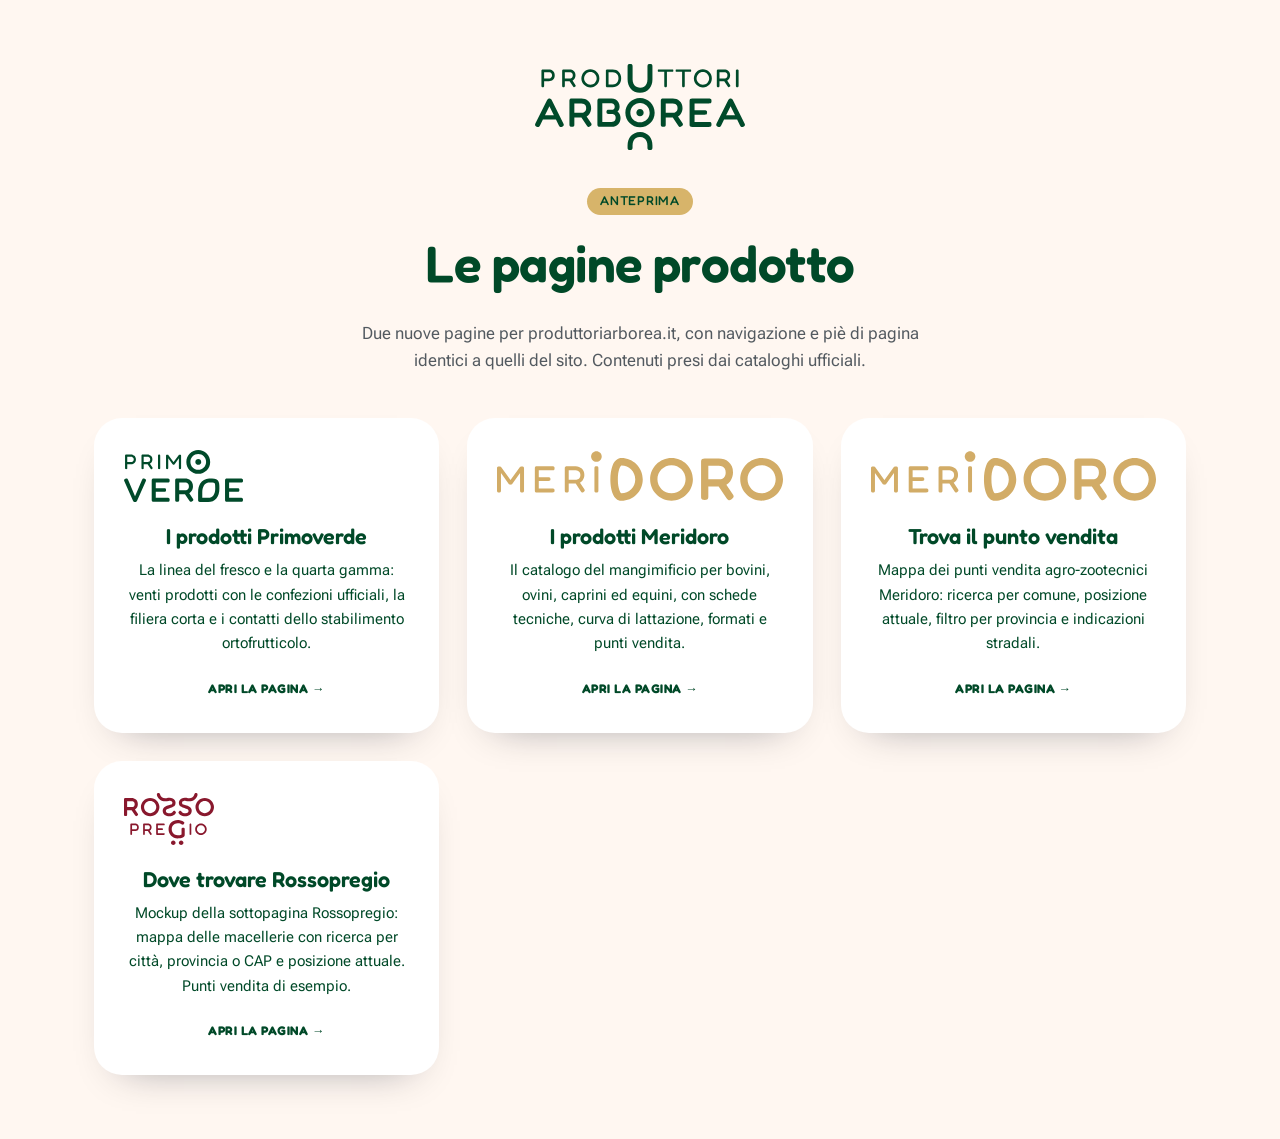
<file: index.html>
<!DOCTYPE html>
<html lang="it">
<head>
<meta charset="utf-8">
<meta name="viewport" content="width=device-width, initial-scale=1">
<title>Pagine prodotto &mdash; Produttori Arborea</title>
<meta name="description" content="Anteprima delle pagine prodotto Primoverde e Meridoro per il sito produttoriarborea.it.">
<meta name="robots" content="noindex">
<meta name="theme-color" content="#FFF7F1">
<link rel="icon" href="assets/loghi/produttori-arborea-glifo.svg">
<link rel="preconnect" href="https://fonts.googleapis.com">
<link rel="preconnect" href="https://fonts.gstatic.com" crossorigin>
<link href="https://fonts.googleapis.com/css2?family=Fredoka:wght@400;500;600;700&family=Roboto+Flex:wght@300;400;500;600;700&display=swap" rel="stylesheet">
<link rel="stylesheet" href="assets/pa.css">
<style>
  .indice{ min-height:100dvh; display:grid; place-items:center; padding:64px 24px; }
  .indice__griglia{ display:grid; gap:28px; grid-template-columns:repeat(auto-fit,minmax(300px,1fr)); margin-top:44px; }
  .anteprima{
    background:#fff; border-radius:var(--pa-radius); padding:32px 30px;
    box-shadow:var(--pa-ombra); text-decoration:none; display:block;
    transition:transform .2s, box-shadow .2s;
  }
  .anteprima:hover{ transform:translateY(-4px); box-shadow:var(--pa-ombra-alta); }
  .anteprima img{ height:52px; width:auto; margin-bottom:22px; }
  .anteprima h2{ font-size:1.35rem; margin-bottom:8px; }
  .anteprima p{ font-size:.95rem; margin:0 0 18px; }
  .anteprima span{
    font-family:"Fredoka",sans-serif; font-weight:700; text-transform:uppercase;
    font-size:.78rem; letter-spacing:.04em; color:var(--pa-campagna);
  }
</style>
</head>
<body>
<main class="indice">
  <div class="container centrato">
    <img src="assets/loghi/produttori-arborea.svg" alt="Produttori Arborea" style="width:210px;margin:0 auto 36px">
    <p class="pa-chip">Anteprima</p>
    <h1 style="font-size:clamp(2rem,4.4vw,3.2rem)">Le pagine prodotto</h1>
    <p class="testo-largo" style="margin-inline:auto">
      Due nuove pagine per produttoriarborea.it, con navigazione e pi&egrave; di pagina
      identici a quelli del sito. Contenuti presi dai cataloghi ufficiali.
    </p>

    <div class="indice__griglia">
      <a class="anteprima" href="primoverde-prodotti.html">
        <img src="assets/loghi/primoverde.svg" alt="">
        <h2>I prodotti Primoverde</h2>
        <p>La linea del fresco e la quarta gamma: venti prodotti con le confezioni ufficiali, la filiera corta e i contatti dello stabilimento ortofrutticolo.</p>
        <span>Apri la pagina &rarr;</span>
      </a>

      <a class="anteprima" href="meridoro-prodotti.html">
        <img src="assets/loghi/meridoro.svg" alt="">
        <h2>I prodotti Meridoro</h2>
        <p>Il catalogo del mangimificio per bovini, ovini, caprini ed equini, con schede tecniche, curva di lattazione, formati e punti vendita.</p>
        <span>Apri la pagina &rarr;</span>
      </a>

      <a class="anteprima" href="punti-vendita.html">
        <img src="assets/loghi/meridoro.svg" alt="">
        <h2>Trova il punto vendita</h2>
        <p>Mappa dei punti vendita agro-zootecnici Meridoro: ricerca per comune, posizione attuale, filtro per provincia e indicazioni stradali.</p>
        <span>Apri la pagina &rarr;</span>
      </a>

      <a class="anteprima" href="rossopregio-punti-vendita.html">
        <img src="assets/loghi/rossopregio.svg" alt="">
        <h2>Dove trovare Rossopregio</h2>
        <p>Mockup della sottopagina Rossopregio: mappa delle macellerie con ricerca per citt&agrave;, provincia o CAP e posizione attuale. Punti vendita di esempio.</p>
        <span>Apri la pagina &rarr;</span>
      </a>
    </div>
  </div>
</main>
</body>
</html>
</file>
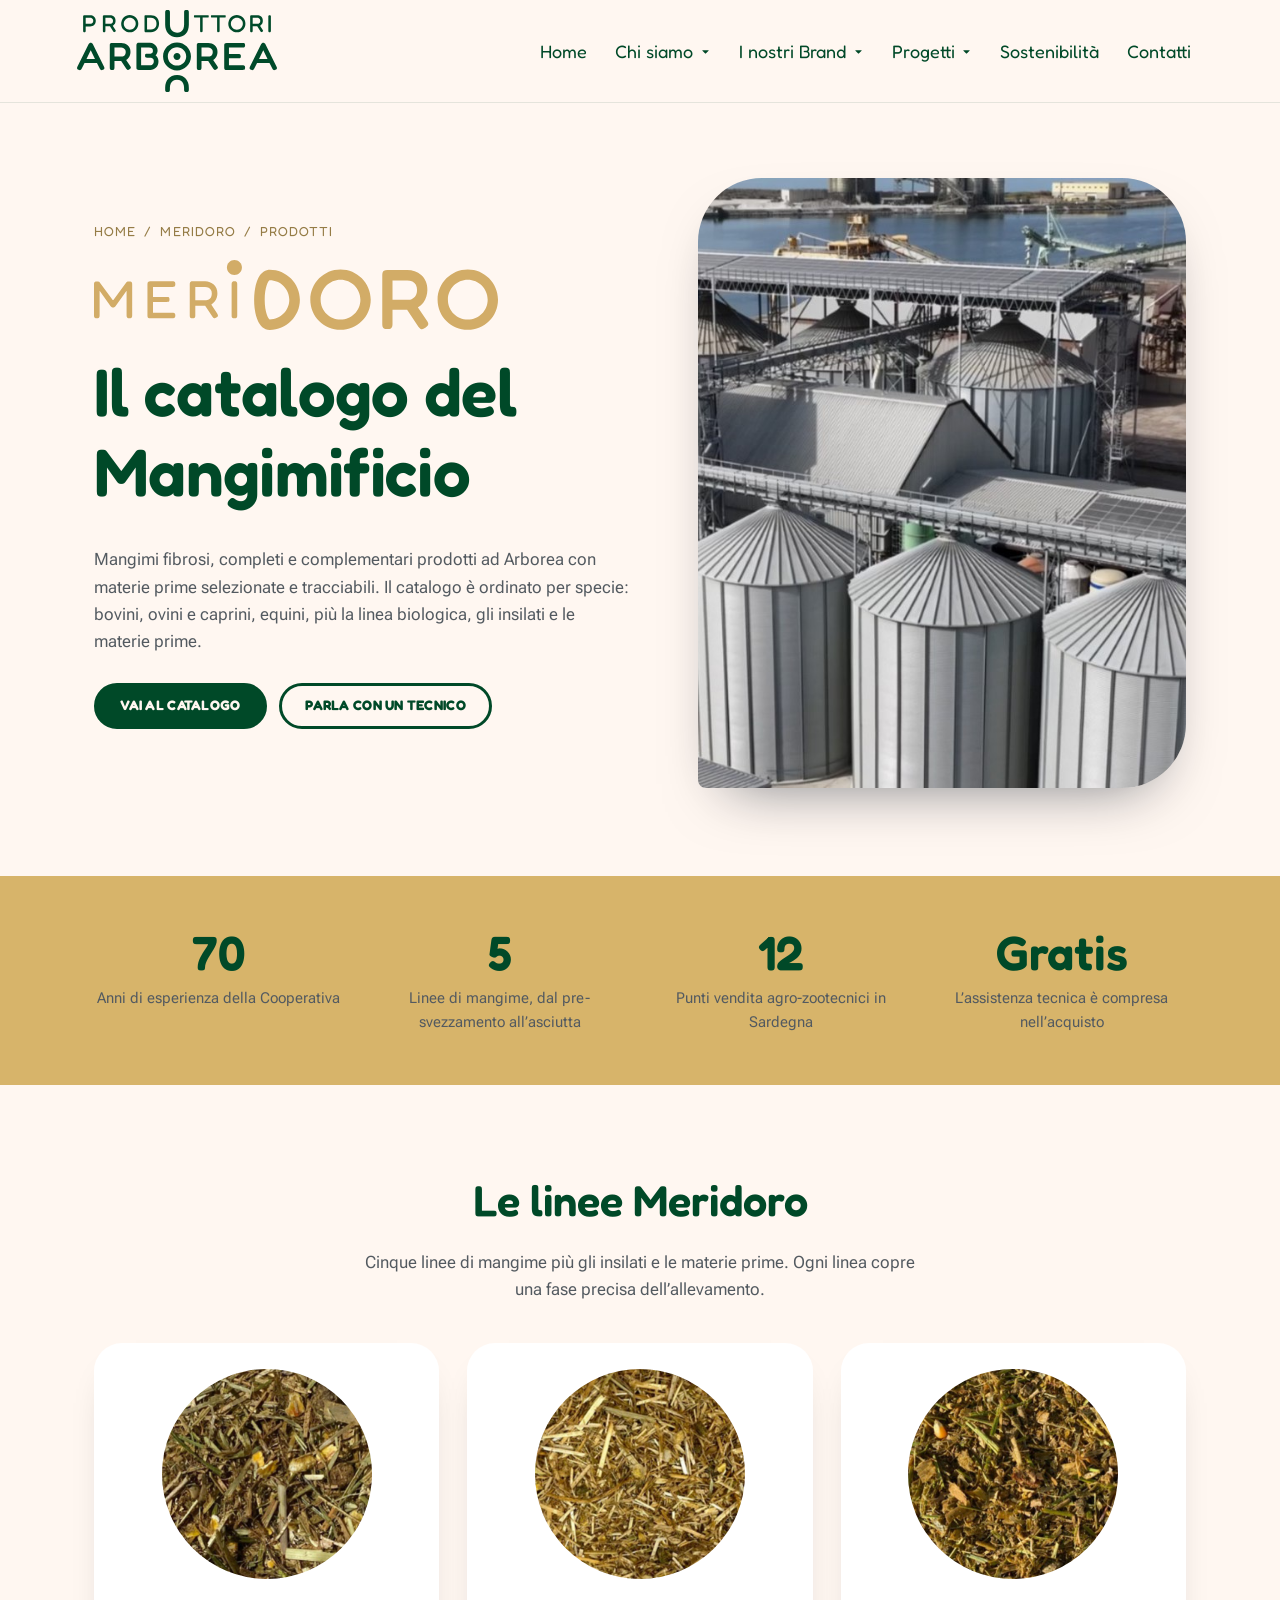
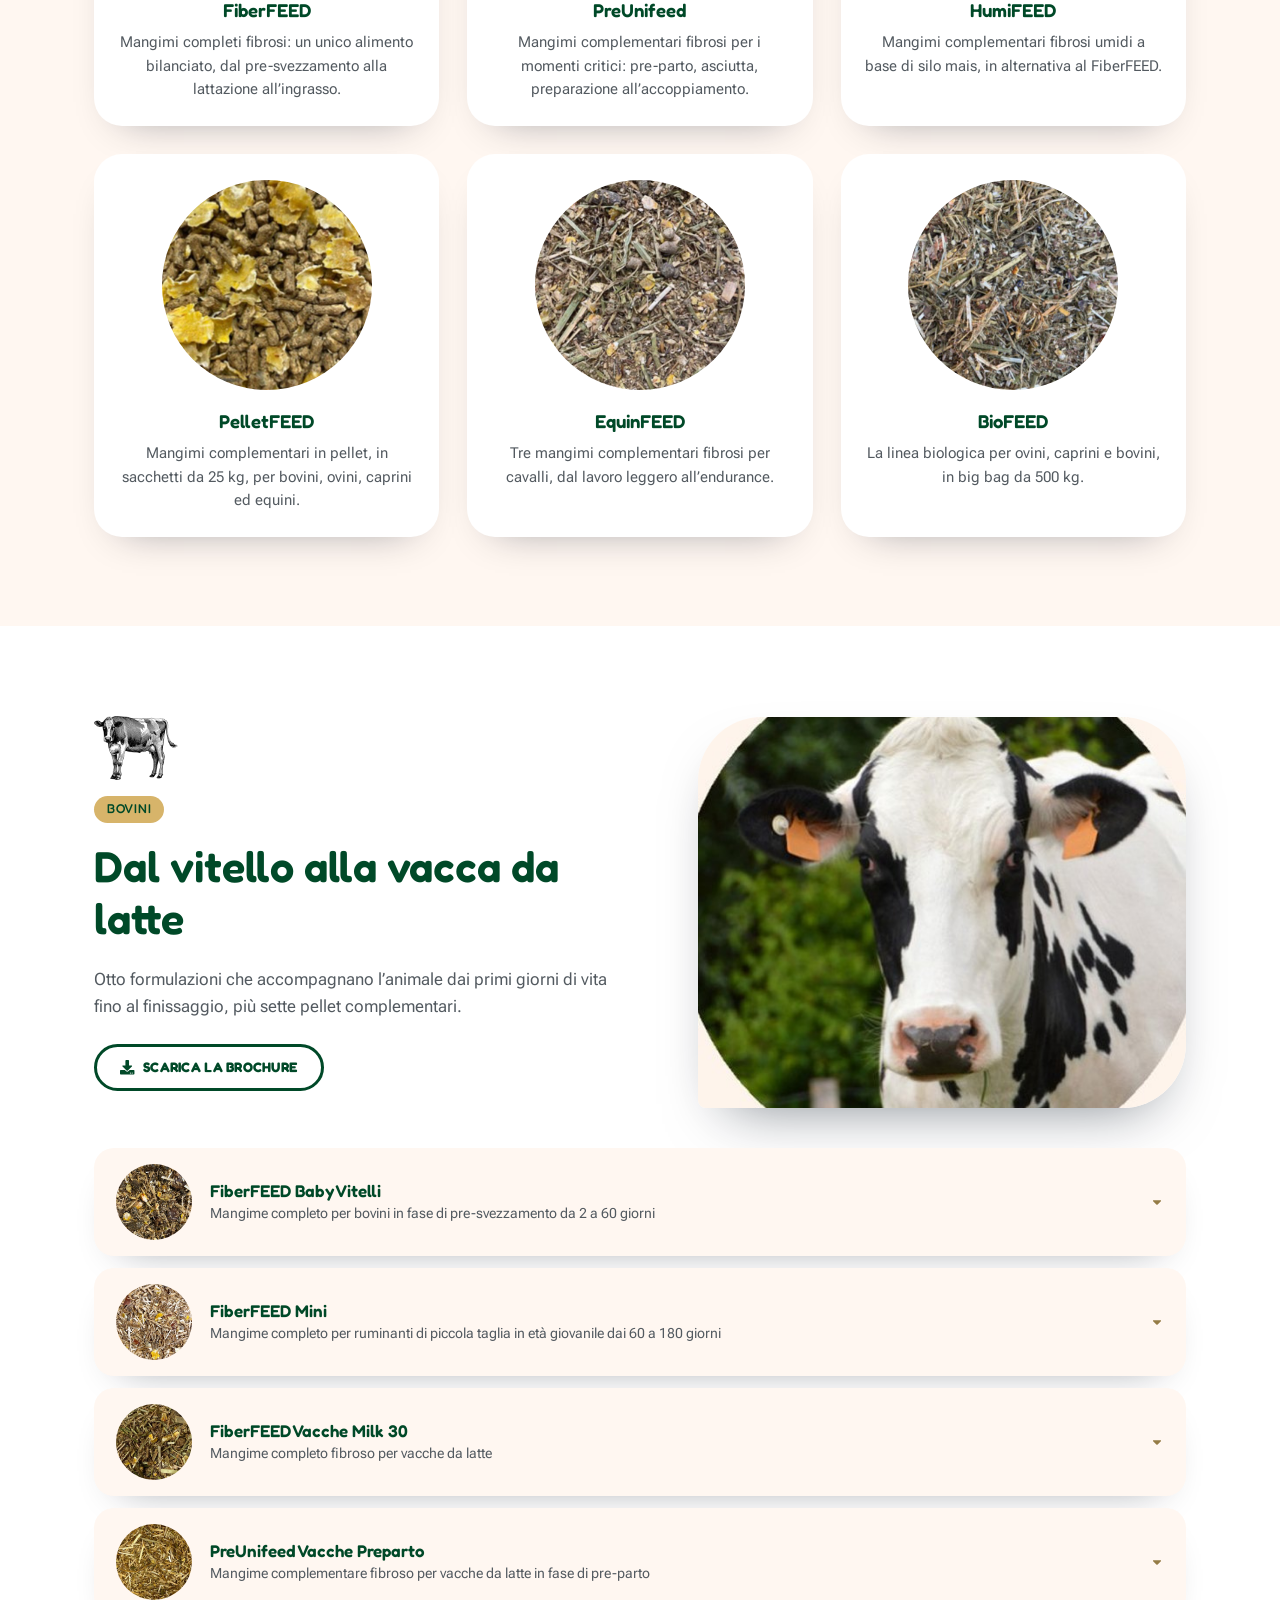
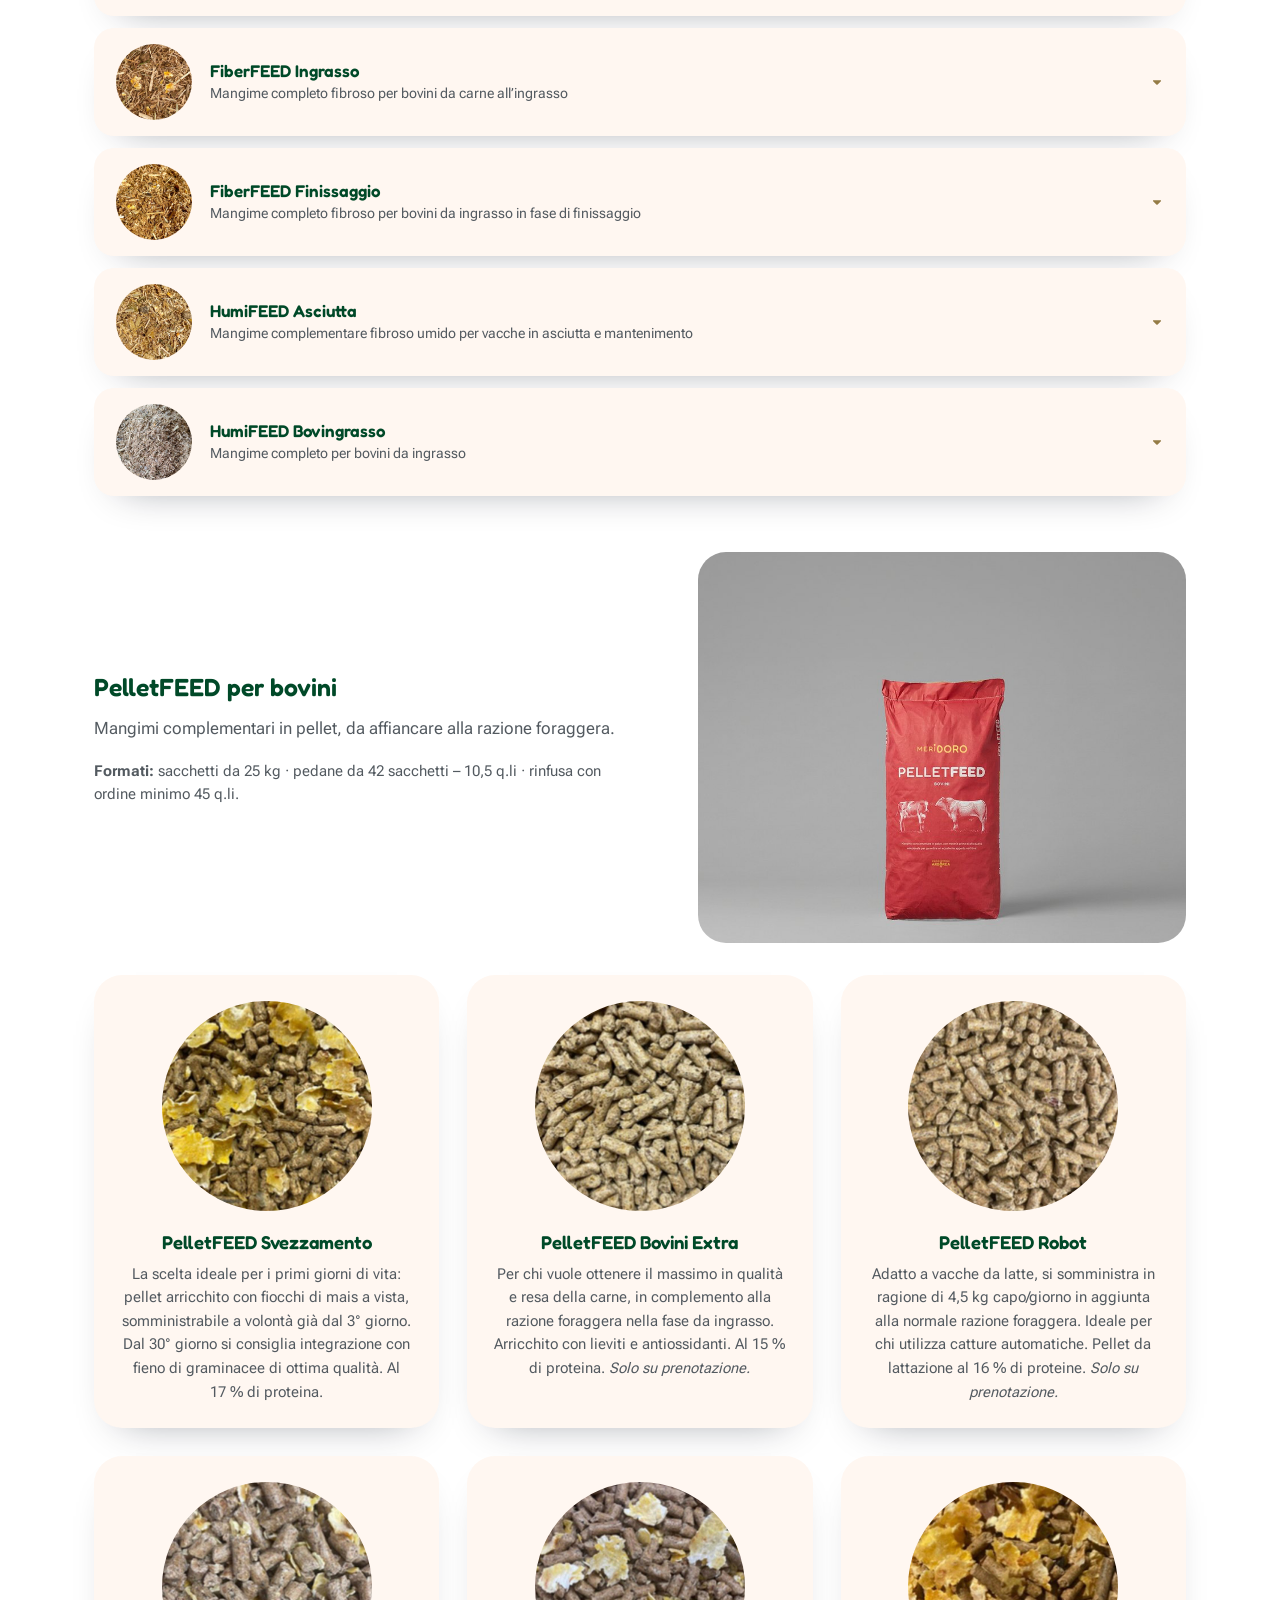
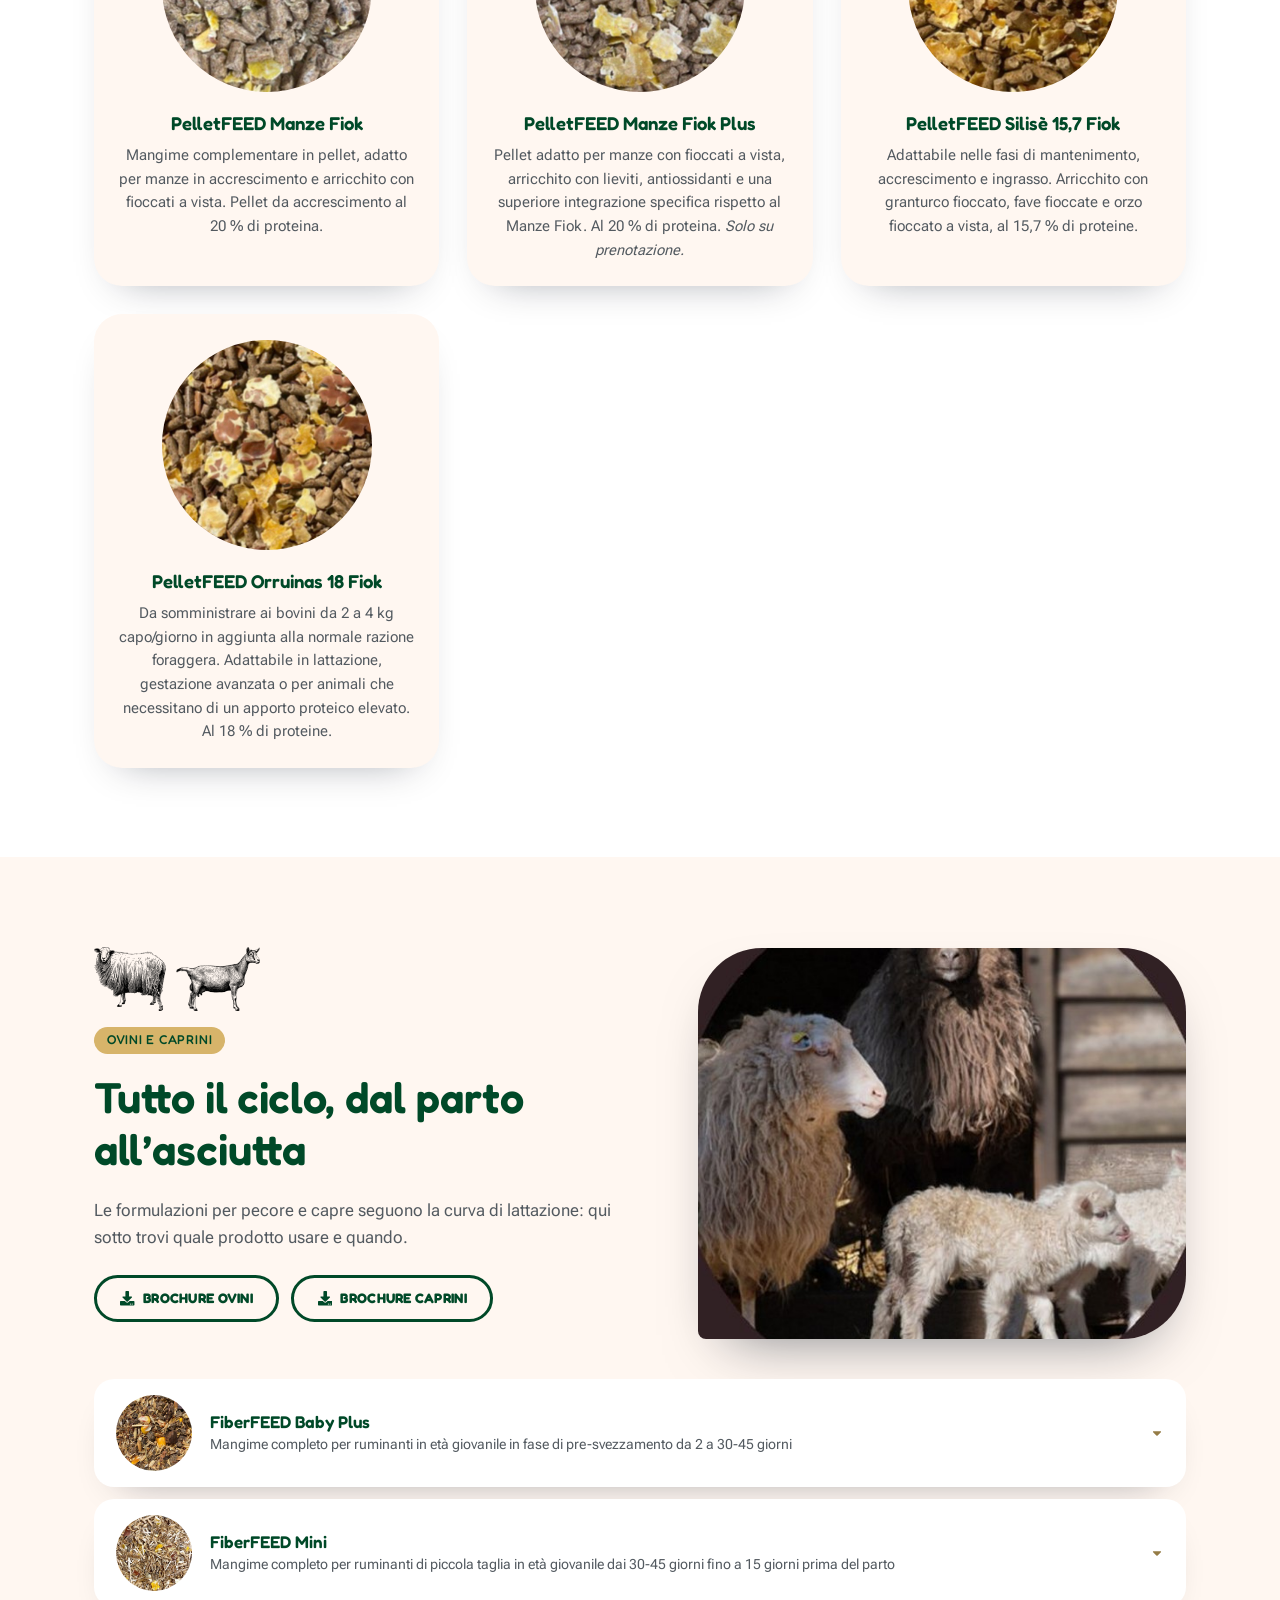
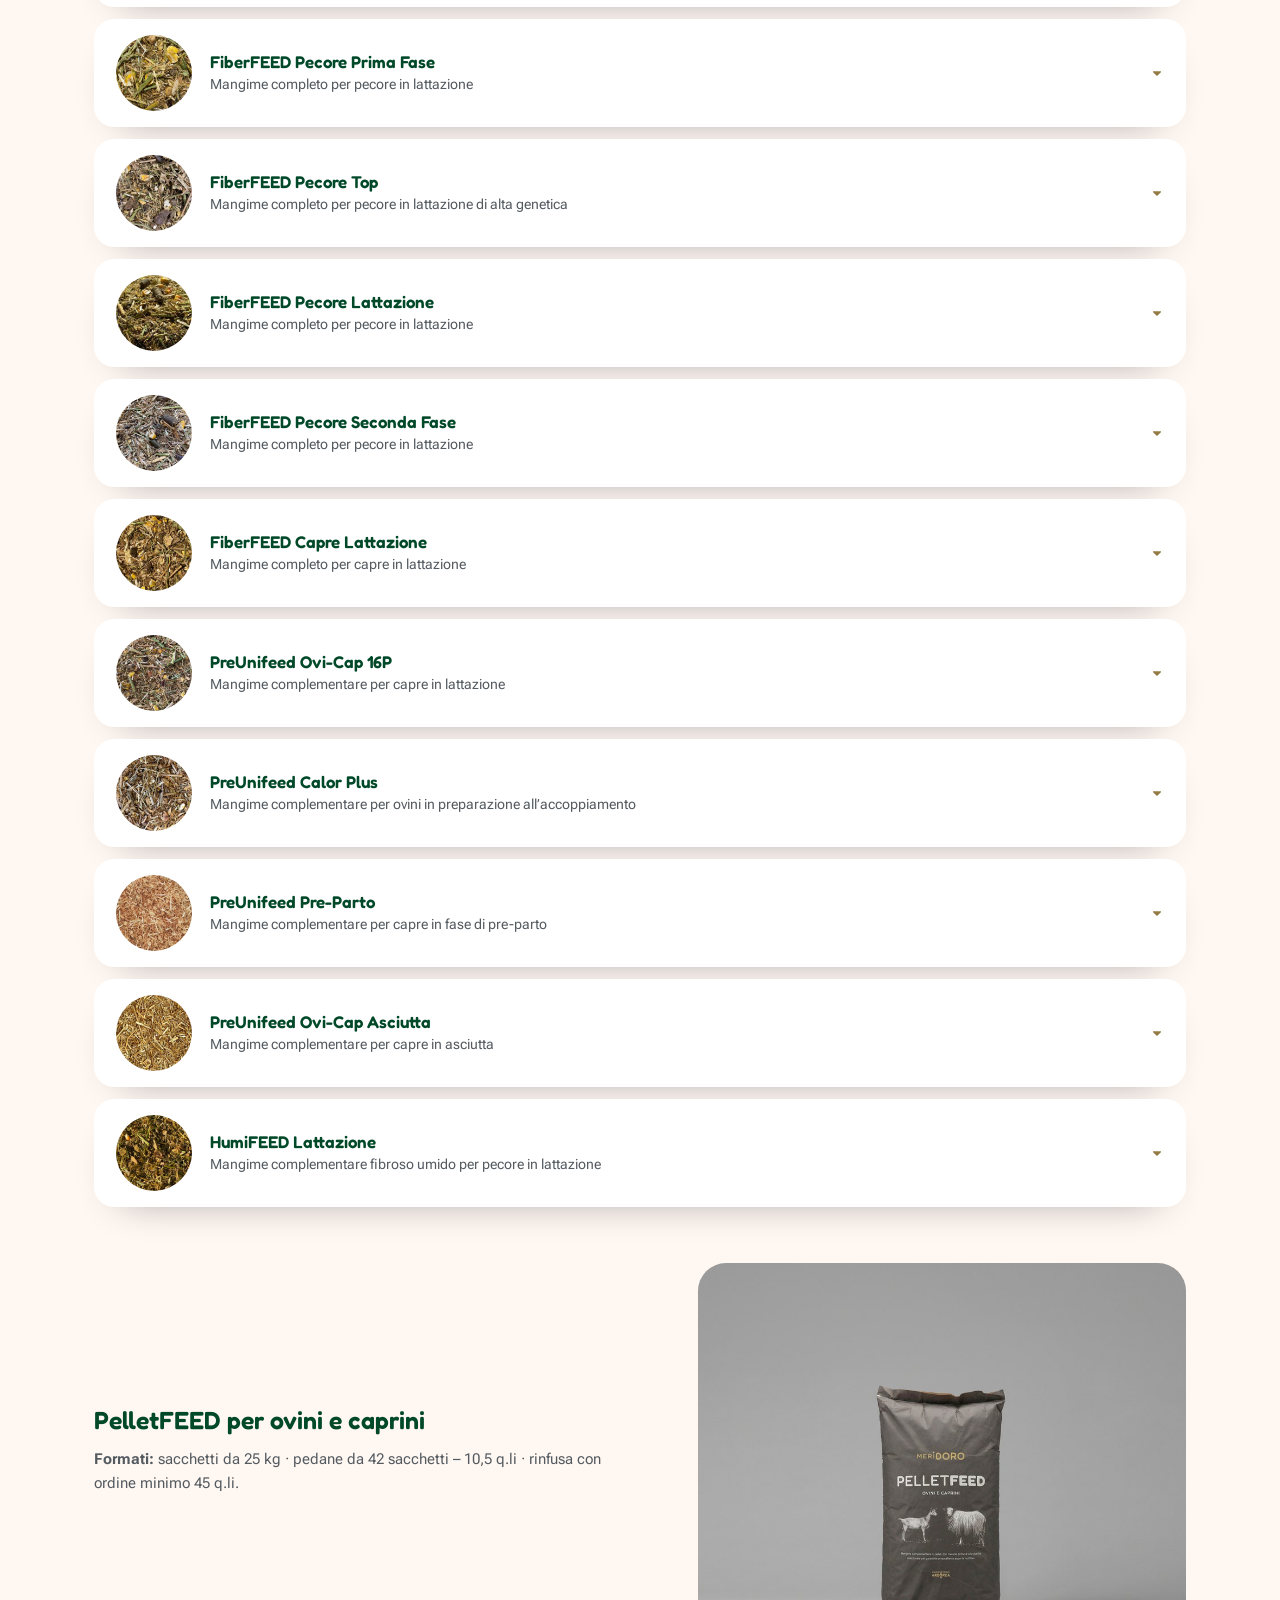
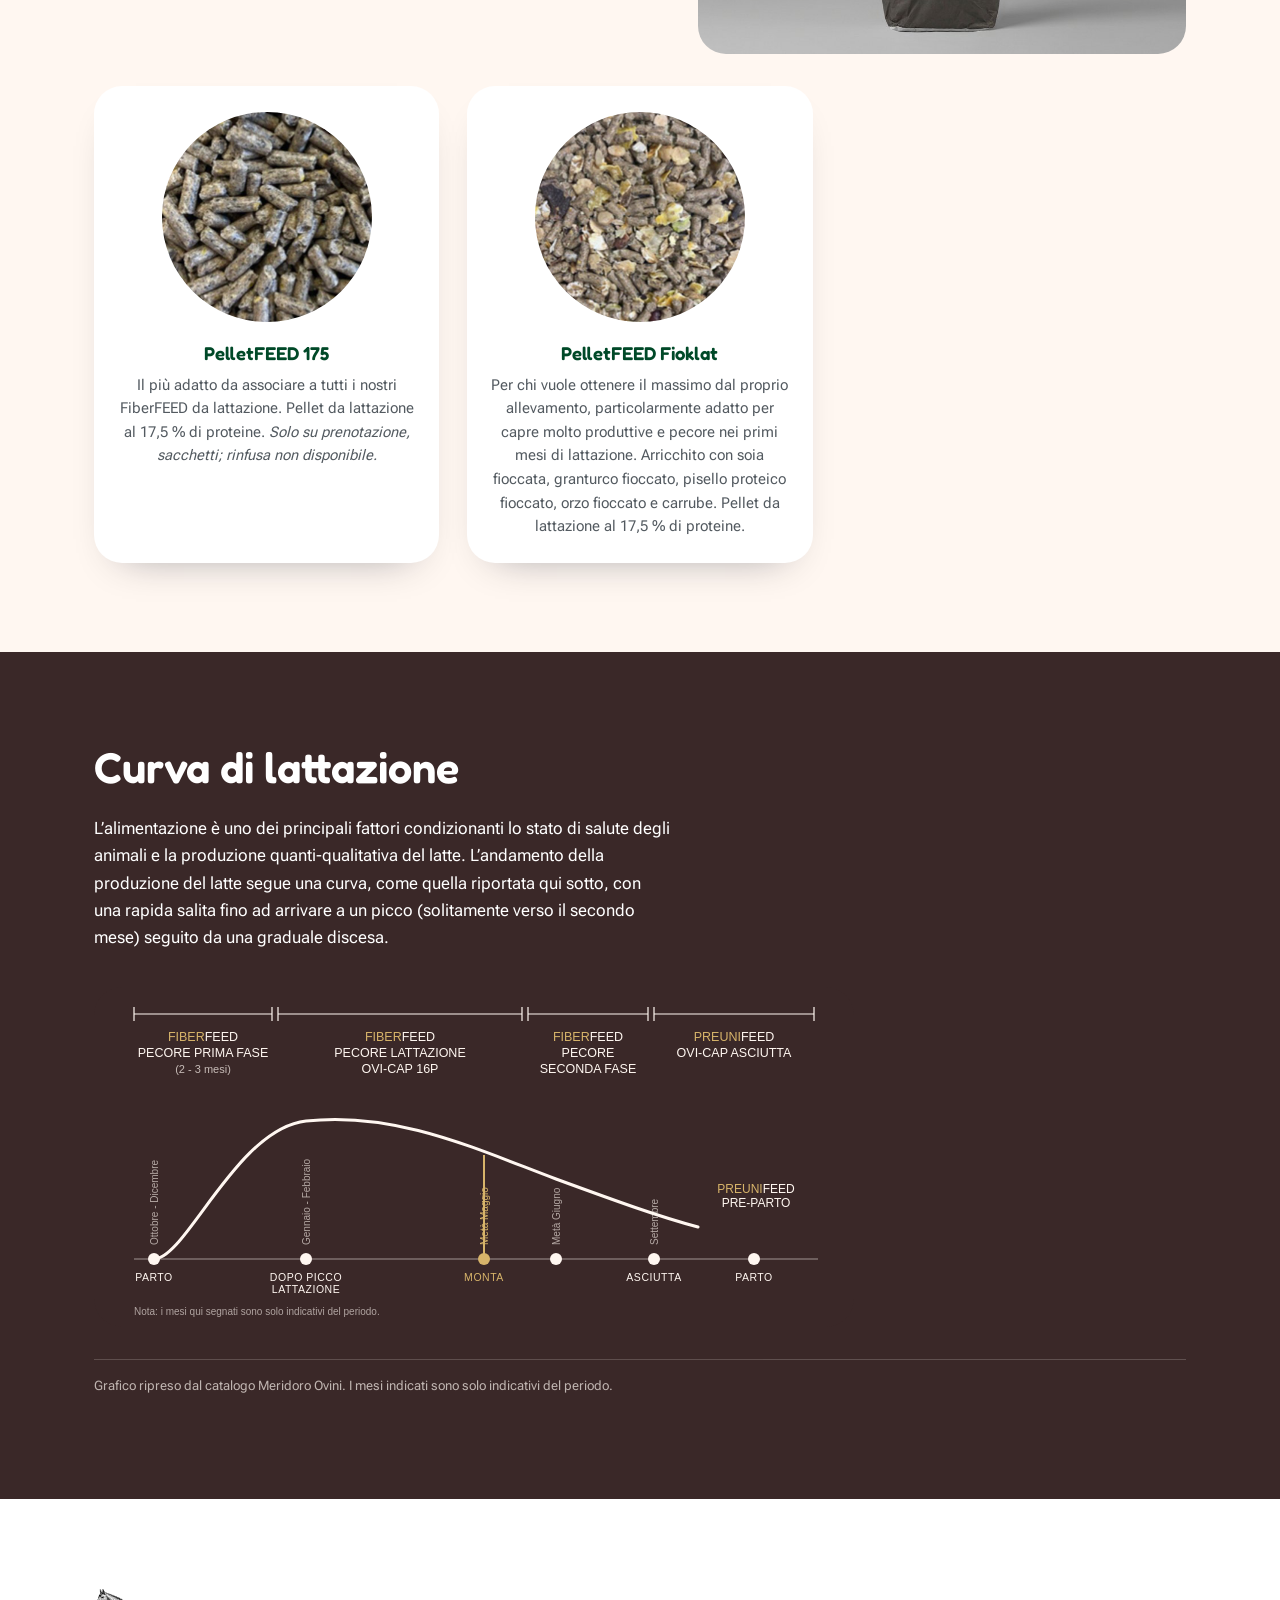
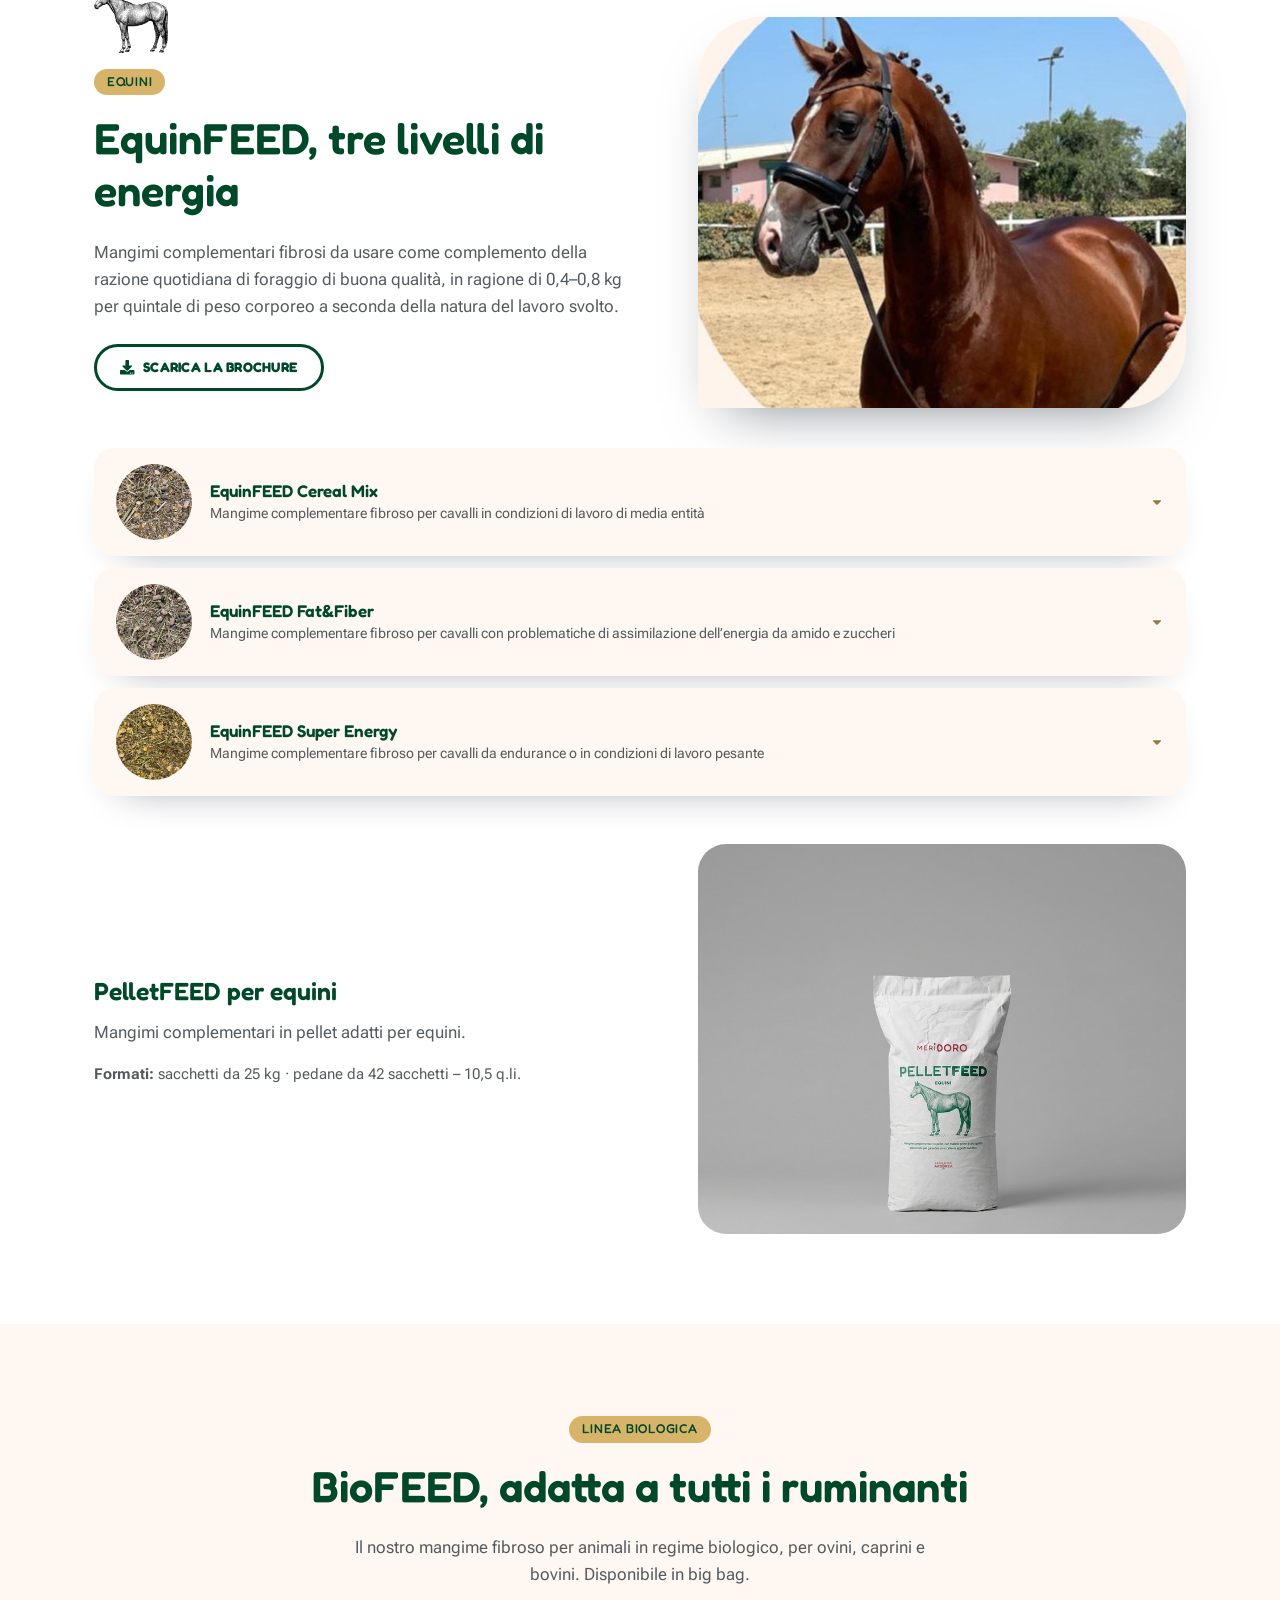
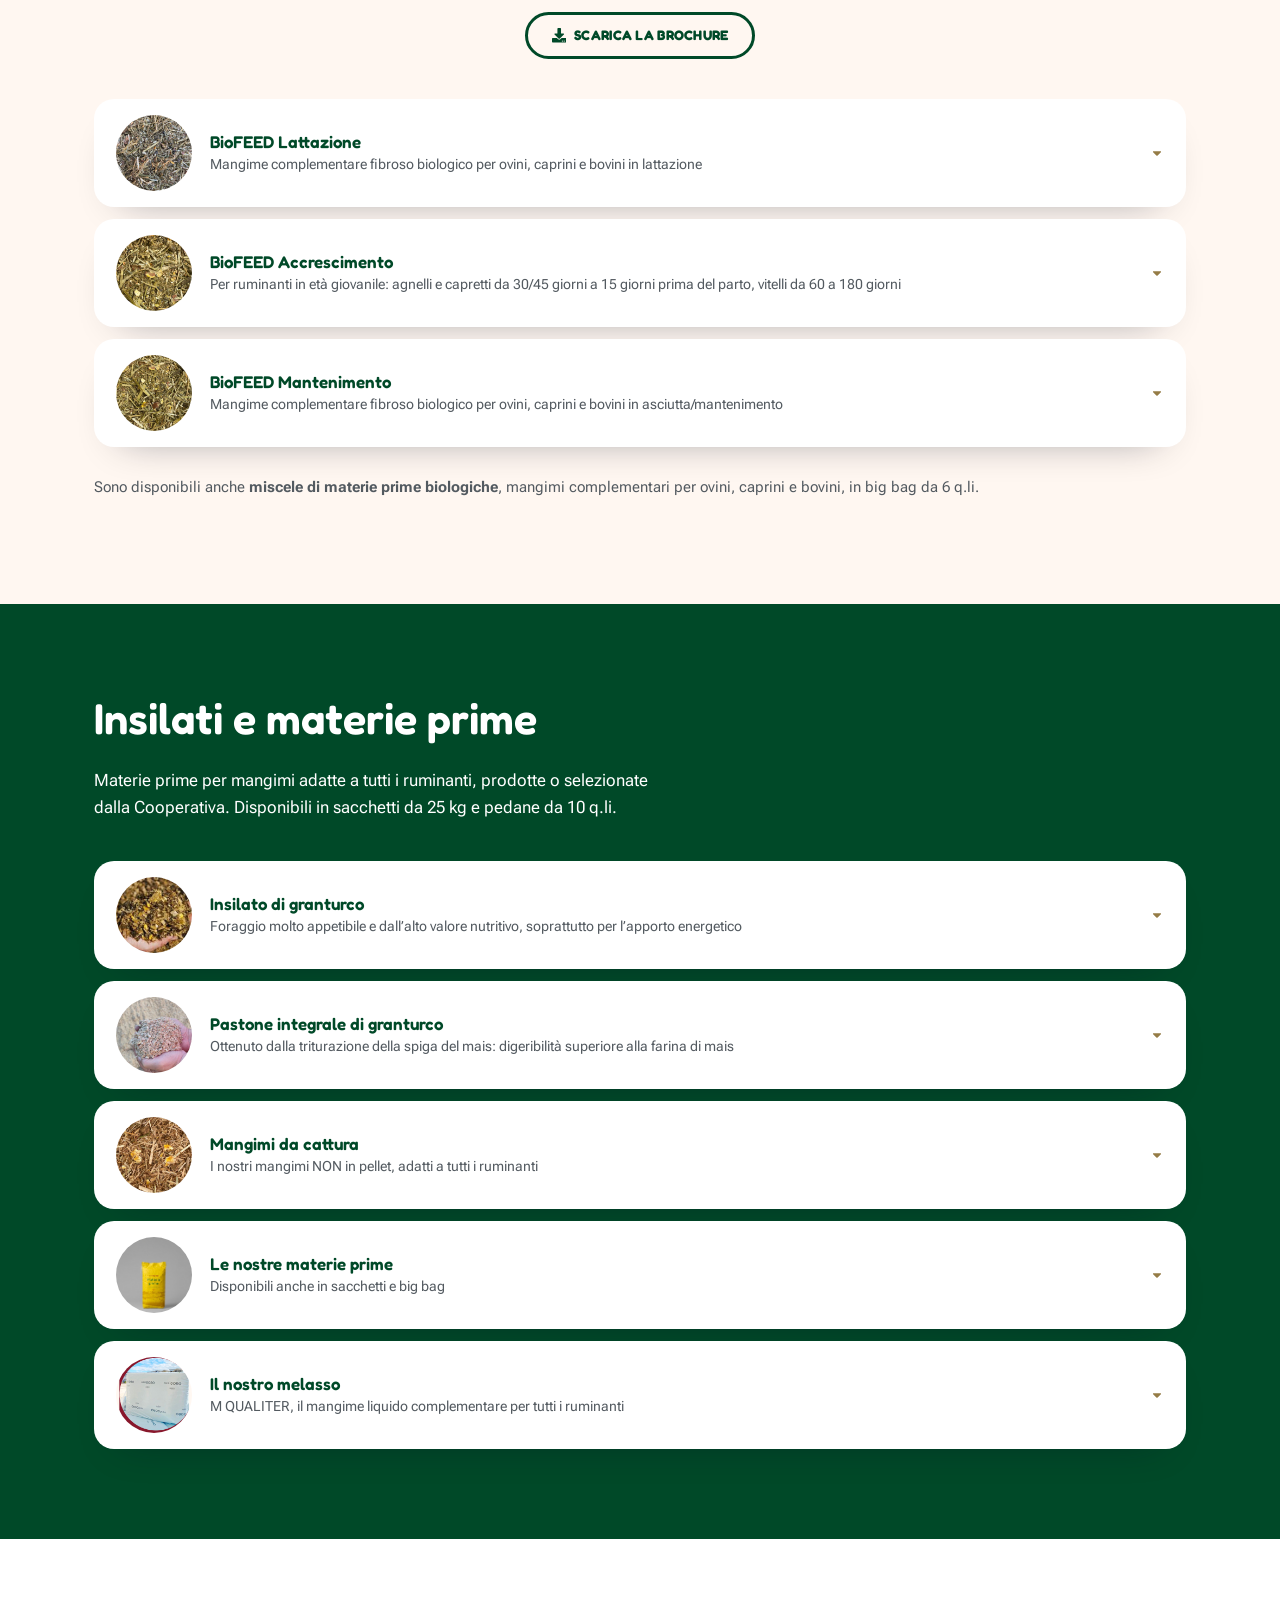
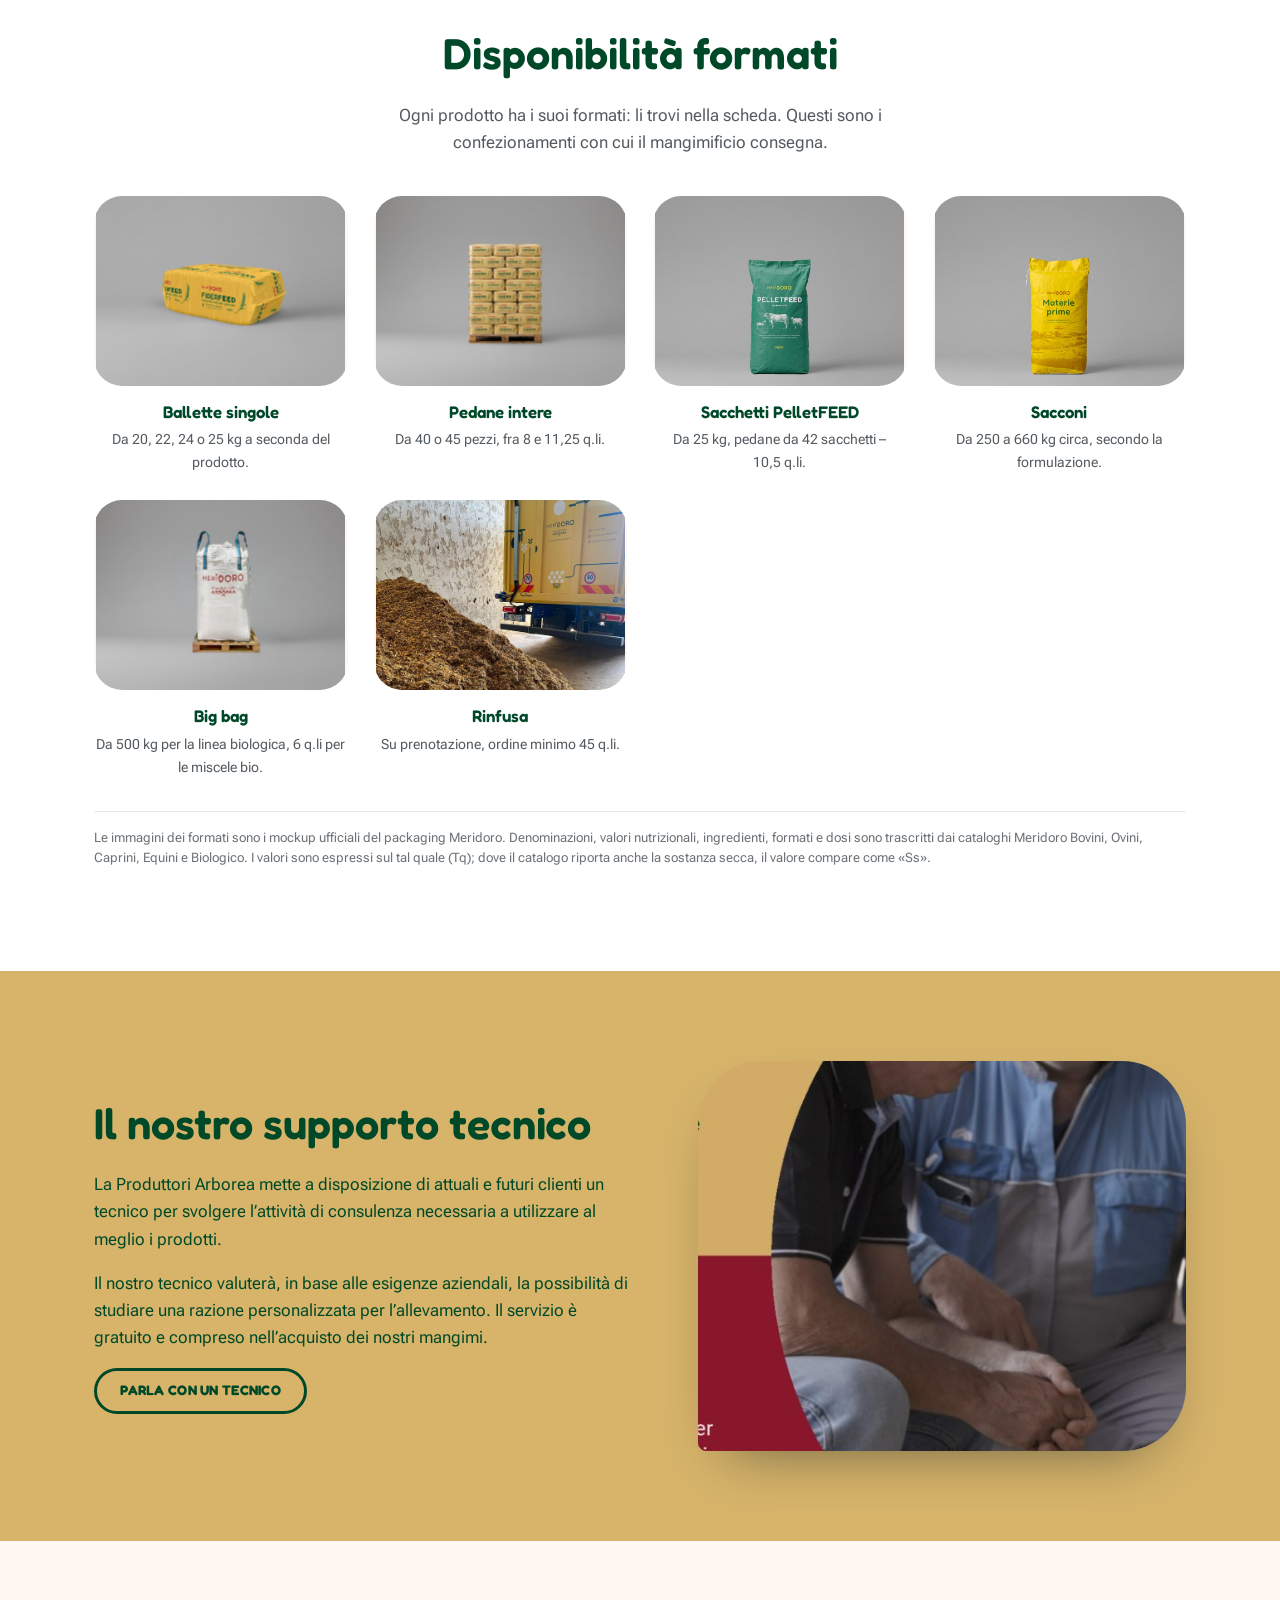
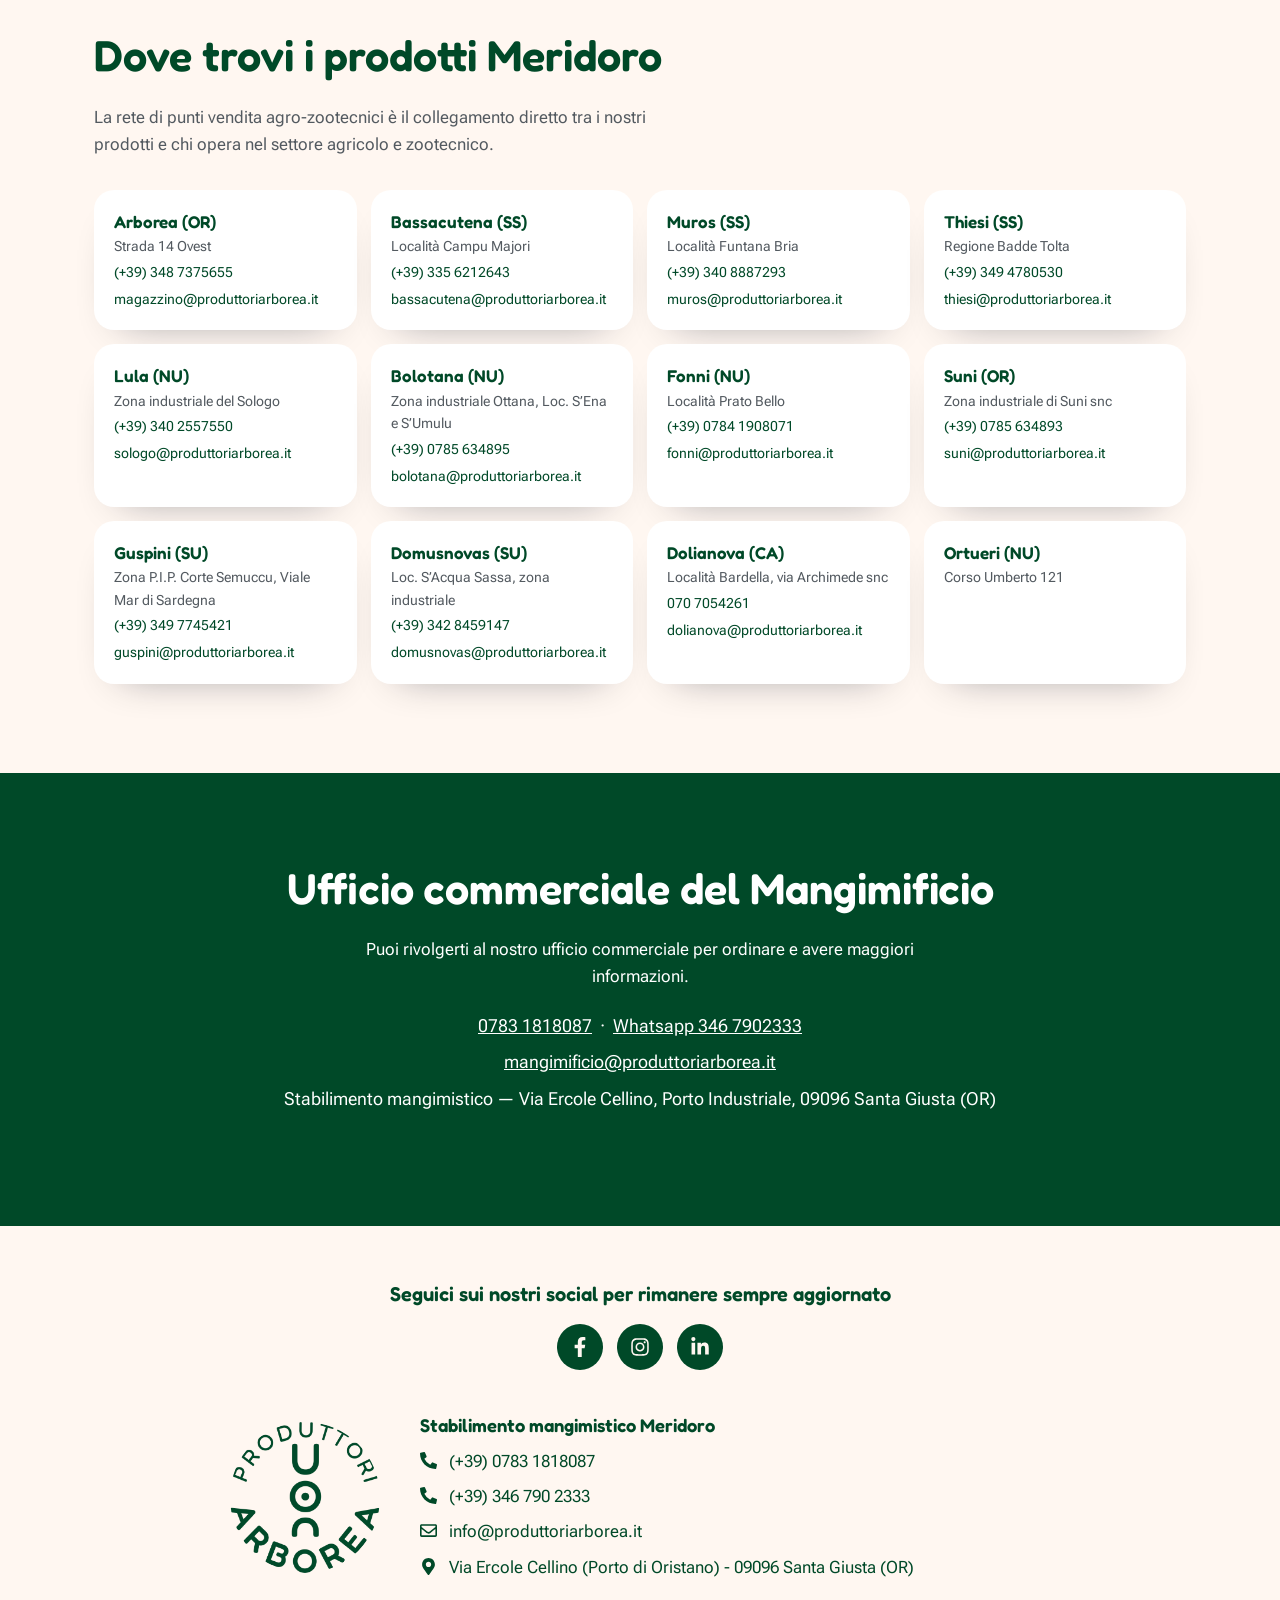
<file: meridoro-prodotti.html>
<!DOCTYPE html>
<html lang="it" class="theme-agrozoo">
<head>
<meta charset="utf-8">
<meta name="viewport" content="width=device-width, initial-scale=1">
<title>I prodotti Meridoro &mdash; Produttori Arborea</title>
<meta name="description" content="Il catalogo del Mangimificio Meridoro: FiberFEED, PreUnifeed, HumiFEED, PelletFEED, EquinFEED, BioFEED, insilati e materie prime per bovini, ovini, caprini ed equini.">
<meta name="robots" content="noindex">
<meta name="theme-color" content="#FFF7F1">
<link rel="icon" href="assets/loghi/produttori-arborea-glifo.svg">
<link rel="preconnect" href="https://fonts.googleapis.com">
<link rel="preconnect" href="https://fonts.gstatic.com" crossorigin>
<link href="https://fonts.googleapis.com/css2?family=Fredoka:wght@400;500;600;700&family=Roboto+Flex:wght@300;400;500;600;700&display=swap" rel="stylesheet">
<link rel="stylesheet" href="assets/pa.css">
</head>
<body>

<a class="sr-only" href="#contenuto">Vai al contenuto</a>

<!-- ==================================================================
     HEADER — sul sito è già il template header di Elementor.
     ================================================================== -->
<header class="pa-header">
  <a class="pa-header__logo" href="https://www.produttoriarborea.it/">
    <img src="assets/loghi/produttori-arborea.svg" alt="Produttori Arborea" width="200" height="83">
  </a>

  <button class="pa-burger" type="button" aria-expanded="false" aria-controls="menu-principale">
    <span class="sr-only">Apri il menu</span>
    <svg viewBox="0 0 24 24" aria-hidden="true"><path d="M3 6h18v2H3zM3 11h18v2H3zM3 16h18v2H3z"/></svg>
  </button>

  <nav class="pa-nav" id="menu-principale" aria-label="Menu principale">
    <ul class="pa-nav__list">
      <li><a href="https://www.produttoriarborea.it/">Home</a></li>

      <li class="pa-nav__item" data-open="false">
        <button class="pa-nav__toggle" type="button" aria-expanded="false">Chi siamo
          <svg viewBox="0 0 320 512" aria-hidden="true"><path d="M31.3 192h257.3c17.8 0 26.7 21.5 14.1 34.1L174.1 354.8c-7.8 7.8-20.5 7.8-28.3 0L17.2 226.1C4.6 213.5 13.5 192 31.3 192z"/></svg>
        </button>
        <ul class="pa-nav__sub">
          <li><a href="https://www.produttoriarborea.it/storia/">Storia</a></li>
          <li><a href="https://www.produttoriarborea.it/certificazioni/">Certificazioni</a></li>
        </ul>
      </li>

      <li class="pa-nav__item" data-open="false">
        <button class="pa-nav__toggle" type="button" aria-expanded="false">I nostri Brand
          <svg viewBox="0 0 320 512" aria-hidden="true"><path d="M31.3 192h257.3c17.8 0 26.7 21.5 14.1 34.1L174.1 354.8c-7.8 7.8-20.5 7.8-28.3 0L17.2 226.1C4.6 213.5 13.5 192 31.3 192z"/></svg>
        </button>
        <ul class="pa-nav__sub">
          <li><a href="https://www.produttoriarborea.it/primoverde/">Primoverde</a></li>
          <li><a href="https://www.produttoriarborea.it/rossopregio/">Rossopregio</a></li>
          <li><a href="https://www.produttoriarborea.it/meridoro/" aria-current="page">Meridoro</a></li>
        </ul>
      </li>

      <li class="pa-nav__item" data-open="false">
        <button class="pa-nav__toggle" type="button" aria-expanded="false">Progetti
          <svg viewBox="0 0 320 512" aria-hidden="true"><path d="M31.3 192h257.3c17.8 0 26.7 21.5 14.1 34.1L174.1 354.8c-7.8 7.8-20.5 7.8-28.3 0L17.2 226.1C4.6 213.5 13.5 192 31.3 192z"/></svg>
        </button>
        <ul class="pa-nav__sub">
          <li><a href="https://www.produttoriarborea.it/progetti/arbolat/">Arbolat</a></li>
          <li><a href="https://www.produttoriarborea.it/progetti/contratto-di-filiera-zootecnica/">Contratto di Filiera Zootecnica Sigillo Italiano</a></li>
          <li><a href="https://www.produttoriarborea.it/progetti/progetto-disidratazione-fieni-e-foraggi/">Progetto Disidratazione Fieni e Foraggi</a></li>
          <li><a href="https://www.produttoriarborea.it/progetti/progetto-jessica-energie-rinnovabili-ed-economia-circolare/">Progetto Jessica &ndash; Energie Rinnovabili ed Economia Circolare</a></li>
          <li><a href="https://www.produttoriarborea.it/progetti/progetto-linea-farine-carni-per-petfood/">Progetto Linea farine carni per petfood</a></li>
          <li><a href="https://www.produttoriarborea.it/progetti/agrilogistica/">AgriLogistica</a></li>
          <li><a href="https://www.produttoriarborea.it/progetti/agristar/">Agristar</a></li>
          <li><a href="https://www.produttoriarborea.it/progetti/bioboes/">Bio Boes</a></li>
          <li><a href="https://www.produttoriarborea.it/progetti/promobovis/">Promobovis</a></li>
          <li><a href="https://www.produttoriarborea.it/progetti/meatculture/">MeatCulture</a></li>
          <li><a href="https://www.produttoriarborea.it/progetti/caddy/">Caddy</a></li>
          <li><a href="https://www.produttoriarborea.it/progetti/prisma/">Prisma</a></li>
        </ul>
      </li>

      <li><a href="https://www.produttoriarborea.it/sostenibilita/">Sostenibilit&agrave;</a></li>
      <li><a href="https://www.produttoriarborea.it/contatti/">Contatti</a></li>
    </ul>
  </nav>
</header>

<main id="contenuto">

<!-- ====== 1. HERO · contenitore 2 colonne ============================= -->
<section class="pa-hero">
  <div class="container pa-due">
    <div>
      <p class="pa-hero__briciole">
        <a href="https://www.produttoriarborea.it/">Home</a> &nbsp;/&nbsp;
        <a href="https://www.produttoriarborea.it/meridoro/">Meridoro</a> &nbsp;/&nbsp; Prodotti
      </p>

      <div class="pa-lockup">
        <img class="pa-lockup__marchio" src="assets/loghi/meridoro.svg" alt="Meridoro">
      </div>

      <h1>Il catalogo del Mangimificio</h1>

      <p class="testo-largo">
        Mangimi fibrosi, completi e complementari prodotti ad Arborea con materie prime
        selezionate e tracciabili. Il catalogo &egrave; ordinato per specie: bovini, ovini e caprini,
        equini, pi&ugrave; la linea biologica, gli insilati e le materie prime.
      </p>

      <p style="display:flex;flex-wrap:wrap;gap:12px;margin-top:28px">
        <a class="pa-btn pa-btn--pieno" href="#bovini">Vai al catalogo</a>
        <a class="pa-btn" href="#contatti">Parla con un tecnico</a>
      </p>
    </div>

    <figure class="pa-due__figura" style="margin:0">
      <img src="assets/img/md-hero-mangimificio.jpg" alt="I silos del mangimificio Meridoro">
    </figure>
  </div>
</section>

<!-- ====== 2. NUMERI · quattro contatori =============================== -->
<section class="fascia fascia--stretta fascia--oro">
  <div class="container">
    <div class="pa-numeri">
      <div class="pa-numeri__voce"><strong>70</strong><span>Anni di esperienza della Cooperativa</span></div>
      <div class="pa-numeri__voce"><strong>5</strong><span>Linee di mangime, dal pre-svezzamento all&rsquo;asciutta</span></div>
      <div class="pa-numeri__voce"><strong>12</strong><span>Punti vendita agro-zootecnici in Sardegna</span></div>
      <div class="pa-numeri__voce"><strong>Gratis</strong><span>L&rsquo;assistenza tecnica &egrave; compresa nell&rsquo;acquisto</span></div>
    </div>
  </div>
</section>

<!-- ====== 3. LE LINEE · sei image box con ancora ====================== -->
<section class="fascia">
  <div class="container">
    <div class="centrato" style="margin-bottom:40px">
      <h2>Le linee Meridoro</h2>
      <p class="testo-largo">Cinque linee di mangime pi&ugrave; gli insilati e le materie prime. Ogni linea copre una fase precisa dell&rsquo;allevamento.</p>
    </div>

    <div class="pa-griglia pa-griglia--3">
      <article class="pa-scheda">
        <div class="pa-scheda__figura"><img src="assets/img/md-tex-milk30.jpg" alt="" loading="lazy"></div>
        <h3>FiberFEED</h3>
        <p>Mangimi completi fibrosi: un unico alimento bilanciato, dal pre-svezzamento alla lattazione all&rsquo;ingrasso.</p>
      </article>
      <article class="pa-scheda">
        <div class="pa-scheda__figura"><img src="assets/img/md-tex-preunifeed-preparto.jpg" alt="" loading="lazy"></div>
        <h3>PreUnifeed</h3>
        <p>Mangimi complementari fibrosi per i momenti critici: pre-parto, asciutta, preparazione all&rsquo;accoppiamento.</p>
      </article>
      <article class="pa-scheda">
        <div class="pa-scheda__figura"><img src="assets/img/md-tex-humifeed-lattazione.jpg" alt="" loading="lazy"></div>
        <h3>HumiFEED</h3>
        <p>Mangimi complementari fibrosi umidi a base di silo mais, in alternativa al FiberFEED.</p>
      </article>
      <article class="pa-scheda">
        <div class="pa-scheda__figura"><img src="assets/img/md-pel-svezzamento.jpg" alt="" loading="lazy"></div>
        <h3>PelletFEED</h3>
        <p>Mangimi complementari in pellet, in sacchetti da 25&nbsp;kg, per bovini, ovini, caprini ed equini.</p>
      </article>
      <article class="pa-scheda">
        <div class="pa-scheda__figura"><img src="assets/img/md-tex-cereal-mix.jpg" alt="" loading="lazy"></div>
        <h3>EquinFEED</h3>
        <p>Tre mangimi complementari fibrosi per cavalli, dal lavoro leggero all&rsquo;endurance.</p>
      </article>
      <article class="pa-scheda">
        <div class="pa-scheda__figura"><img src="assets/img/md-tex-bio-1.jpg" alt="" loading="lazy"></div>
        <h3>BioFEED</h3>
        <p>La linea biologica per ovini, caprini e bovini, in big bag da 500&nbsp;kg.</p>
      </article>
    </div>
  </div>
</section>

<!-- ====== 4. BOVINI · fisarmonica ===================================== -->
<section class="fascia fascia--bianca" id="bovini">
  <div class="container">
    <div class="pa-due" style="margin-bottom:40px;align-items:end">
      <div>
        <span class="pa-ill-specie"><img src="assets/ill/bovino-latte.png" alt=""></span>
        <p class="pa-chip">Bovini</p>
        <h2>Dal vitello alla vacca da latte</h2>
        <p>Otto formulazioni che accompagnano l&rsquo;animale dai primi giorni di vita fino al finissaggio, pi&ugrave; sette pellet complementari.</p>
        <p class="pa-scarica"><a class="pa-btn" href="assets/brochure/meridoro-bovini.pdf" download><svg viewBox="0 0 512 512" aria-hidden="true"><path d="M216 0h80c13.3 0 24 10.7 24 24v168h87.7c17.8 0 26.7 21.5 14.1 34.1L269.7 378.3c-7.5 7.5-19.8 7.5-27.3 0L90.1 226.1c-12.6-12.6-3.7-34.1 14.1-34.1H192V24c0-13.3 10.7-24 24-24zm296 376v112c0 13.3-10.7 24-24 24H24c-13.3 0-24-10.7-24-24V376c0-13.3 10.7-24 24-24h146.7l49 49c20.1 20.1 52.5 20.1 72.6 0l49-49H488c13.3 0 24 10.7 24 24zm-124 88c0-11-9-20-20-20s-20 9-20 20 9 20 20 20 20-9 20-20zm64 0c0-11-9-20-20-20s-20 9-20 20 9 20 20 20 20-9 20-20z"/></svg> Scarica la brochure</a></p>
      </div>
      <figure class="pa-due__figura pa-due__figura--larga" style="margin:0">
        <img src="assets/img/md-ani-vacca.jpg" alt="Vacca da latte in stalla">
      </figure>
    </div>

    <div class="pa-acc">

      <details>
        <summary>
          <img src="assets/img/md-tex-baby-vitelli.jpg" alt="" loading="lazy">
          <span class="titolo"><b>FiberFEED Baby Vitelli</b><small>Mangime completo per bovini in fase di pre-svezzamento da 2 a 60 giorni</small></span>
          <svg class="freccia" viewBox="0 0 320 512" aria-hidden="true"><path d="M31.3 192h257.3c17.8 0 26.7 21.5 14.1 34.1L174.1 354.8c-7.8 7.8-20.5 7.8-28.3 0L17.2 226.1C4.6 213.5 13.5 192 31.3 192z"/></svg>
        </summary>
        <div class="pa-acc__corpo">
          <div class="pa-dati">
            <div>
              <h4>Valori nutrizionali Tq</h4>
              <ul>
                <li><span>Proteina grezza</span><b>16,00 %</b></li>
                <li><span>Fibra grezza</span><b>10,40 %</b></li>
                <li><span>Grassi grezzi</span><b>3,30 %</b></li>
                <li><span>Ceneri grezze</span><b>5,95 %</b></li>
                <li><span>Sodio</span><b>0,11 %</b></li>
              </ul>
            </div>
            <div>
              <h4>Principali ingredienti</h4>
              <ul class="pa-dati--elenco">
                <li>Girasole proteico sbriciolato</li><li>Polpe di bietola sbriciolate</li>
                <li>Carrube</li><li>Avena schiacciata</li><li>Mix di melassi</li>
                <li>Mais in grani</li><li>Lino estruso</li><li>Mais schiacciato</li>
                <li>Orzo schiacciato</li><li>Soia proteica</li><li>Saccarosio</li>
                <li>Proteine da siero di latte</li><li>Paglia pre-trinciata e depolverizzata</li>
                <li>Soia schiacciata</li><li>Integrazione vitaminico minerale e tamponi</li>
              </ul>
            </div>
            <div>
              <h4>Disponibilit&agrave; formati</h4>
              <ul class="pa-dati--elenco"><li>Sacconi da 250 kg circa</li></ul>
            </div>
          </div>
          <div>
            <h4>Dose e somministrazione</h4>
            <p>Questo mangime &egrave; appositamente studiato per la fase neonatale dei vitelli/e; esso rappresenta la prima razione solida che l&rsquo;animale assume a complemento del latte. Il prodotto va messo a disposizione degli animali dai primi 2 giorni di vita fino ai (indicativamente) 60 giorni di et&agrave;; dovr&agrave; essere assunto in quantit&agrave; crescenti e si consiglia, quando l&rsquo;ingestione arriva ai 0,8&ndash;1&nbsp;kg, di sostituirlo progressivamente con prodotto per fase successiva. Eventuali aggiunte o diversi impieghi vanno contemplate dopo aver consultato il tecnico alimentarista. Conservare in luogo fresco e asciutto al riparo da agenti contaminanti ed inquinanti. Tenere la confezione al riparo dalla radiazione solare diretta.</p>
          </div>
        </div>
      </details>

      <details>
        <summary>
          <img src="assets/img/md-tex-mini.jpg" alt="" loading="lazy">
          <span class="titolo"><b>FiberFEED Mini</b><small>Mangime completo per ruminanti di piccola taglia in et&agrave; giovanile dai 60 a 180 giorni</small></span>
          <svg class="freccia" viewBox="0 0 320 512" aria-hidden="true"><path d="M31.3 192h257.3c17.8 0 26.7 21.5 14.1 34.1L174.1 354.8c-7.8 7.8-20.5 7.8-28.3 0L17.2 226.1C4.6 213.5 13.5 192 31.3 192z"/></svg>
        </summary>
        <div class="pa-acc__corpo">
          <div class="pa-dati">
            <div>
              <h4>Valori nutrizionali Tq</h4>
              <ul>
                <li><span>Proteina grezza</span><b>15,00 %</b></li>
                <li><span>Fibra grezza</span><b>13,50 %</b></li>
                <li><span>Grassi grezzi</span><b>1,80 %</b></li>
              </ul>
            </div>
            <div>
              <h4>Principali ingredienti</h4>
              <ul class="pa-dati--elenco">
                <li>Paglia pre-trinciata e depolverizzata</li><li>Mais schiacciato</li>
                <li>Polpe di bietola sbriciolate</li><li>Soia proteica</li><li>Mix di melassi</li>
                <li>Farinaccio</li><li>Orzo schiacciato</li><li>Distiller</li>
                <li>Fieno di graminacee</li><li>Girasole proteico sbriciolato</li>
                <li>Integrazione vitaminico minerale e tamponi</li>
              </ul>
            </div>
            <div>
              <h4>Disponibilit&agrave; formati</h4>
              <ul class="pa-dati--elenco">
                <li>Sacconi da 550 kg circa</li><li>Rinfusa su prenotazione</li>
                <li>Ballette singole da 22 kg</li><li>Pedana intera da 45 pezzi &ndash; 9,90 q.li</li>
              </ul>
            </div>
          </div>
          <div>
            <h4>Dose e somministrazione</h4>
            <p>Il prodotto pu&ograve; essere messo a disposizione a volont&agrave; degli animali; si consiglia un utilizzo frazionato in 2 o pi&ugrave; somministrazioni, lasciando sempre a disposizione acqua pulita. Facoltativamente potr&agrave; essere reso disponibile fieno di ottima qualit&agrave;; eventuali altre addizioni vanno concordate con il tecnico nutrizionista qualificato.</p>
          </div>
        </div>
      </details>

      <details>
        <summary>
          <img src="assets/img/md-tex-milk30.jpg" alt="" loading="lazy">
          <span class="titolo"><b>FiberFEED Vacche Milk 30</b><small>Mangime completo fibroso per vacche da latte</small></span>
          <svg class="freccia" viewBox="0 0 320 512" aria-hidden="true"><path d="M31.3 192h257.3c17.8 0 26.7 21.5 14.1 34.1L174.1 354.8c-7.8 7.8-20.5 7.8-28.3 0L17.2 226.1C4.6 213.5 13.5 192 31.3 192z"/></svg>
        </summary>
        <div class="pa-acc__corpo">
          <div class="pa-dati">
            <div>
              <h4>Valori nutrizionali Tq</h4>
              <ul>
                <li><span>Proteina grezza</span><b>14,00 %</b></li>
                <li><span>Fibra grezza</span><b>13,90 %</b></li>
                <li><span>Grassi grezzi</span><b>2,20 %</b></li>
              </ul>
            </div>
            <div>
              <h4>Principali ingredienti</h4>
              <ul class="pa-dati--elenco">
                <li>Mais schiacciato</li><li>Polpe di bietola sbriciolate</li>
                <li>Fieno di avena disidratato</li><li>Fieno di medica disidratata</li>
                <li>Mix di melassi</li><li>Mais farina</li><li>Soia proteica</li>
                <li>Distiller</li><li>Farinaccio</li><li>Polpe di bietola pellet</li>
                <li>Paglia pre-trinciata e depolverizzata</li>
                <li>Integrazione vitaminico minerale e tamponi</li>
              </ul>
            </div>
            <div>
              <h4>Disponibilit&agrave; formati</h4>
              <ul class="pa-dati--elenco">
                <li>Sacconi da 520 kg circa</li><li>Rinfusa su prenotazione</li>
                <li>Ballette singole da 22 kg</li><li>Pedana intera da 45 pezzi &ndash; 9,90 q.li</li>
              </ul>
            </div>
          </div>
          <div>
            <h4>Dose e somministrazione</h4>
            <p>Somministrare a volont&agrave; lasciando a disposizione acqua pulita e fresca. Indicativamente dai 22 ai 27&nbsp;kg/capo se gli animali sono chiusi in stalla, 10&nbsp;kg a capo/giorno se sono al brado. &Egrave; consigliabile somministrare il prodotto in maniera che alle 24 ore sia presente in mangiatoia un avanzo non eccedente il 3% della quantit&agrave; totale distribuita, che va comunque rimossa prima della nuova somministrazione.</p>
          </div>
        </div>
      </details>

      <details>
        <summary>
          <img src="assets/img/md-tex-preunifeed-preparto.jpg" alt="" loading="lazy">
          <span class="titolo"><b>PreUnifeed Vacche Preparto</b><small>Mangime complementare fibroso per vacche da latte in fase di pre-parto</small></span>
          <svg class="freccia" viewBox="0 0 320 512" aria-hidden="true"><path d="M31.3 192h257.3c17.8 0 26.7 21.5 14.1 34.1L174.1 354.8c-7.8 7.8-20.5 7.8-28.3 0L17.2 226.1C4.6 213.5 13.5 192 31.3 192z"/></svg>
        </summary>
        <div class="pa-acc__corpo">
          <span class="pa-pren">Solo su prenotazione</span>
          <div class="pa-dati">
            <div>
              <h4>Valori nutrizionali Tq</h4>
              <ul>
                <li><span>Proteina grezza</span><b>13,80 %</b></li>
                <li><span>Fibra grezza</span><b>18,90 %</b></li>
                <li><span>Grassi grezzi</span><b>3,30 %</b></li>
              </ul>
            </div>
            <div>
              <h4>Principali ingredienti</h4>
              <ul class="pa-dati--elenco">
                <li>Paglia pre-trinciata e depolverizzata</li><li>Orzo schiacciato</li>
                <li>Farinaccio</li><li>Buccette di soia</li><li>Soia proteica</li>
                <li>Girasole proteico sbriciolato</li><li>Mix di melassi</li>
                <li>Glicerolo grezzo e sali anionici</li><li>Mais schiacciato</li>
                <li>Lino estruso</li><li>Lieviti vivi e promotori della digestione</li>
                <li>Carrube</li><li>Grasso ruminoprotetto e idrogenato</li>
                <li>Integrazione vitaminico minerale e tamponi</li>
              </ul>
            </div>
            <div>
              <h4>Disponibilit&agrave; formati</h4>
              <ul class="pa-dati--elenco"><li>Rinfusa su prenotazione</li></ul>
            </div>
          </div>
          <div>
            <h4>Dose e somministrazione</h4>
            <p>Studiato per l&rsquo;alimentazione delle vacche da latte nella fase di preparazione al parto: utilizzare a partire dai 15&ndash;20 giorni precedenti il parto in una quota massima del 75% della razione giornaliera, da integrare con foraggi di ottima qualit&agrave;. Indicativamente somministrare dai 10 ai 15&nbsp;kg/capo. Assicurare sempre l&rsquo;accesso ad acqua pulita. Il prodotto contiene sali anionici.</p>
          </div>
          <p class="pa-avviso">Utilizzare questo prodotto solo a seguito di indicazione del tecnico nutrizionista.</p>
        </div>
      </details>

      <details>
        <summary>
          <img src="assets/img/md-tex-ingrasso.jpg" alt="" loading="lazy">
          <span class="titolo"><b>FiberFEED Ingrasso</b><small>Mangime completo fibroso per bovini da carne all&rsquo;ingrasso</small></span>
          <svg class="freccia" viewBox="0 0 320 512" aria-hidden="true"><path d="M31.3 192h257.3c17.8 0 26.7 21.5 14.1 34.1L174.1 354.8c-7.8 7.8-20.5 7.8-28.3 0L17.2 226.1C4.6 213.5 13.5 192 31.3 192z"/></svg>
        </summary>
        <div class="pa-acc__corpo">
          <div class="pa-dati">
            <div>
              <h4>Valori nutrizionali Tq</h4>
              <ul>
                <li><span>Proteina grezza</span><b>12,50 %</b></li>
                <li><span>Fibra grezza</span><b>11,70 %</b></li>
                <li><span>Grassi grezzi</span><b>2,70 %</b></li>
              </ul>
            </div>
            <div>
              <h4>Principali ingredienti</h4>
              <ul class="pa-dati--elenco">
                <li>Mais farina</li><li>Paglia pretrinciata e setacciata</li>
                <li>Orzo schiacciato</li><li>Farinaccio</li><li>Mix di melassi</li>
                <li>Polpe di bietola sbriciolate</li><li>Mais schiacciato</li>
                <li>Fieno di avena disidratato</li><li>Distiller</li>
                <li>Polpe di bietola in pellet</li><li>Girasole proteico sbriciolato</li>
                <li>Soia proteica</li><li>Soia schiacciata</li>
                <li>Integrazione vitaminico minerale e tamponi</li>
              </ul>
            </div>
            <div>
              <h4>Disponibilit&agrave; formati</h4>
              <ul class="pa-dati--elenco">
                <li>Sacconi da 520 kg circa</li><li>Rinfusa su prenotazione</li>
                <li>Ballette singole da 22 kg</li><li>Pedana intera da 45 pezzi &ndash; 9,90 q.li</li>
              </ul>
            </div>
          </div>
          <div>
            <h4>Dose e somministrazione</h4>
            <p>Consigliato dai 60 giorni di vita fino a circa 1&ndash;2 mesi dal macello. Dose giornaliera dai 5 ai 10&nbsp;kg/capo a seconda della razza e dell&rsquo;et&agrave; dell&rsquo;animale. Pu&ograve; essere somministrato in mangiatoia a libera disposizione. Lasciare sempre a disposizione acqua pulita; pu&ograve; essere integrato, a giudizio del tecnico alimentarista, con fieno o paglia a volont&agrave;.</p>
          </div>
        </div>
      </details>

      <details>
        <summary>
          <img src="assets/img/md-tex-finissaggio.jpg" alt="" loading="lazy">
          <span class="titolo"><b>FiberFEED Finissaggio</b><small>Mangime completo fibroso per bovini da ingrasso in fase di finissaggio</small></span>
          <svg class="freccia" viewBox="0 0 320 512" aria-hidden="true"><path d="M31.3 192h257.3c17.8 0 26.7 21.5 14.1 34.1L174.1 354.8c-7.8 7.8-20.5 7.8-28.3 0L17.2 226.1C4.6 213.5 13.5 192 31.3 192z"/></svg>
        </summary>
        <div class="pa-acc__corpo">
          <span class="pa-pren">Solo su prenotazione &middot; ordine minimo 10 sacconi</span>
          <div class="pa-dati">
            <div>
              <h4>Valori nutrizionali Tq</h4>
              <ul>
                <li><span>Proteina grezza</span><b>12,20 %</b></li>
                <li><span>Fibra grezza</span><b>9,60 %</b></li>
                <li><span>Grassi grezzi</span><b>4,00 %</b></li>
              </ul>
            </div>
            <div>
              <h4>Principali ingredienti</h4>
              <ul class="pa-dati--elenco">
                <li>Mais farina</li><li>Orzo schiacciato</li>
                <li>Paglia pre-trinciata e depolverizzata</li><li>Mix di melassi</li>
                <li>Distiller</li><li>Polpe di bietola pellet</li>
                <li>Fieno di avena disidratato</li><li>Mais schiacciato</li>
                <li>Soia proteica</li><li>Grasso ruminoprotetto frazionato</li>
                <li>Integrazione vitaminico minerale e tamponi</li>
              </ul>
            </div>
            <div>
              <h4>Disponibilit&agrave; formati</h4>
              <ul class="pa-dati--elenco"><li>Sacconi da 500 kg circa</li><li>Rinfusa su prenotazione</li></ul>
            </div>
          </div>
          <div>
            <h4>Dose e somministrazione</h4>
            <p>Iniziare la somministrazione 1&ndash;2 mesi prima della macellazione. Dose giornaliera dagli 8 ai 12&nbsp;kg/capo a seconda della razza. Pu&ograve; essere somministrato in mangiatoia a libera disposizione e pu&ograve; essere integrato, a giudizio del tecnico, con fieno o paglia. Lasciare sempre a disposizione acqua pulita.</p>
          </div>
        </div>
      </details>

      <details>
        <summary>
          <img src="assets/img/md-tex-humifeed-asciutta.jpg" alt="" loading="lazy">
          <span class="titolo"><b>HumiFEED Asciutta</b><small>Mangime complementare fibroso umido per vacche in asciutta e mantenimento</small></span>
          <svg class="freccia" viewBox="0 0 320 512" aria-hidden="true"><path d="M31.3 192h257.3c17.8 0 26.7 21.5 14.1 34.1L174.1 354.8c-7.8 7.8-20.5 7.8-28.3 0L17.2 226.1C4.6 213.5 13.5 192 31.3 192z"/></svg>
        </summary>
        <div class="pa-acc__corpo">
          <div class="pa-dati">
            <div>
              <h4>Valori nutrizionali Tq</h4>
              <ul>
                <li><span>Umidit&agrave;</span><b>40,00 %</b></li>
                <li><span>Proteina grezza</span><b>8,90 %</b></li>
                <li><span>Fibra grezza</span><b>12,60 %</b></li>
                <li><span>Grassi grezzi</span><b>1,20 %</b></li>
                <li><span>Ceneri</span><b>3,93 %</b></li>
              </ul>
              <h4 style="margin-top:16px">Valori nutrizionali Ss</h4>
              <ul>
                <li><span>Proteina grezza</span><b>15,00 %</b></li>
                <li><span>Fibra grezza</span><b>21,20 %</b></li>
                <li><span>Grassi grezzi</span><b>2,00 %</b></li>
                <li><span>Ceneri</span><b>6,60 %</b></li>
              </ul>
            </div>
            <div>
              <h4>Principali ingredienti</h4>
              <ul class="pa-dati--elenco">
                <li>Silomais</li><li>Girasole proteico sbriciolato</li>
                <li>Paglia pre-trinciata e depolverizzata</li><li>Mix di melassi</li>
                <li>Polpe di bietola in pellet</li><li>Farinaccio</li><li>Orzo farina</li>
                <li>Integrazione vitaminico minerale e tamponi</li>
              </ul>
            </div>
            <div>
              <h4>Disponibilit&agrave; formati</h4>
              <ul class="pa-dati--elenco"><li>Ballette singole da 25 kg</li><li>Pedana intera da 40 pezzi &ndash; 10 q.li</li></ul>
            </div>
          </div>
          <div>
            <h4>Dose e somministrazione</h4>
            <p>Mangime studiato per l&rsquo;alimentazione unifeed di bovini in fase di asciutta o mantenimento. Pu&ograve; comporre fino all&rsquo;80% della sostanza secca totale della razione giornaliera; implementare la restante parte con fieni e/o concentrati fino al corretto bilanciamento. Prodotto ad alto tasso di umidit&agrave;, soggetto a ripresa dell&rsquo;attivit&agrave; biologica se esposto all&rsquo;aria per un tempo prolungato. Il prodotto da confezione integra ha una durata di 4 mesi; una volta aperta, va consumato entro le 24 ore.</p>
          </div>
        </div>
      </details>

      <details>
        <summary>
          <img src="assets/img/md-tex-humifeed-bovingrasso.jpg" alt="" loading="lazy">
          <span class="titolo"><b>HumiFEED Bovingrasso</b><small>Mangime completo per bovini da ingrasso</small></span>
          <svg class="freccia" viewBox="0 0 320 512" aria-hidden="true"><path d="M31.3 192h257.3c17.8 0 26.7 21.5 14.1 34.1L174.1 354.8c-7.8 7.8-20.5 7.8-28.3 0L17.2 226.1C4.6 213.5 13.5 192 31.3 192z"/></svg>
        </summary>
        <div class="pa-acc__corpo">
          <span class="pa-pren">Solo su prenotazione &middot; ordine minimo 3 pedane</span>
          <div class="pa-dati">
            <div>
              <h4>Valori nutrizionali Tq</h4>
              <ul>
                <li><span>Umidit&agrave;</span><b>25,00 %</b></li>
                <li><span>Proteina grezza</span><b>10,90 %</b></li>
                <li><span>Fibra grezza</span><b>9,10 %</b></li>
                <li><span>Grassi grezzi</span><b>3,10 %</b></li>
                <li><span>Ceneri</span><b>5,40 %</b></li>
                <li><span>Sodio</span><b>0,49 %</b></li>
              </ul>
              <h4 style="margin-top:16px">Valori nutrizionali Ss</h4>
              <ul>
                <li><span>Proteina grezza</span><b>14,29 %</b></li>
                <li><span>Fibra grezza</span><b>12,43 %</b></li>
                <li><span>Grassi grezzi</span><b>4,14 %</b></li>
                <li><span>Ceneri</span><b>7,42 %</b></li>
                <li><span>Sodio</span><b>0,49 %</b></li>
              </ul>
            </div>
            <div>
              <h4>Principali ingredienti</h4>
              <ul class="pa-dati--elenco">
                <li>Mais macinato</li><li>Silomais</li><li>Polpe di bietola in pellet</li>
                <li>Mix melassi</li><li>Girasole proteico sbriciolato</li>
                <li>Fieno di avena essicato</li><li>Paglia pre-trinciata e depolverizzata</li>
                <li>Soia proteica</li><li>Distiller</li>
                <li>Grasso ruminoprotetto e frazionato</li>
                <li>Integrazione vitaminico minerale e tamponi</li>
              </ul>
            </div>
            <div>
              <h4>Disponibilit&agrave; formati</h4>
              <ul class="pa-dati--elenco"><li>Ballette singole da 25 kg</li><li>Pedana intera da 40 pezzi &ndash; 10 q.li</li></ul>
            </div>
          </div>
          <div>
            <h4>Dose e somministrazione</h4>
            <p>Utilizzabile in mangiatoia a libera disposizione degli animali anche in quantit&agrave; che possono eccedere il consumo giornaliero previsto. La confezione &egrave; sigillata ermeticamente: verificarne sempre la perfetta integrit&agrave; prima dell&rsquo;impiego. Il contenuto della confezione deve essere consumato entro le 24 ore dalla sua apertura.</p>
          </div>
        </div>
      </details>

    </div>

    <!-- PelletFEED bovini -->
    <div style="margin-top:56px">
      <div class="pa-due" style="align-items:center;margin-bottom:32px">
        <div>
          <h3>PelletFEED per bovini</h3>
          <p>Mangimi complementari in pellet, da affiancare alla razione foraggera.</p>
          <p style="font-size:.92rem"><b>Formati:</b> sacchetti da 25&nbsp;kg &middot; pedane da 42 sacchetti &ndash; 10,5&nbsp;q.li &middot; rinfusa con ordine minimo 45&nbsp;q.li.</p>
        </div>
        <figure class="pa-due__figura pa-due__figura--larga" style="margin:0">
          <img src="assets/img/pack-pelletfeed-bovini.jpg" alt="Sacco PelletFEED Bovini da 25 kg" style="box-shadow:none;border-radius:var(--pa-radius);background:#fff">
        </figure>
      </div>

      <div class="pa-griglia pa-griglia--3">
        <article class="pa-scheda">
          <div class="pa-scheda__figura"><img src="assets/img/md-pel-svezzamento.jpg" alt="" loading="lazy"></div>
          <h3>PelletFEED Svezzamento</h3>
          <p>La scelta ideale per i primi giorni di vita: pellet arricchito con fiocchi di mais a vista, somministrabile a volont&agrave; gi&agrave; dal 3&deg; giorno. Dal 30&deg; giorno si consiglia integrazione con fieno di graminacee di ottima qualit&agrave;. Al 17&nbsp;% di proteina.</p>
        </article>
        <article class="pa-scheda">
          <div class="pa-scheda__figura"><img src="assets/img/md-pel-bovini-extra.jpg" alt="" loading="lazy"></div>
          <h3>PelletFEED Bovini Extra</h3>
          <p>Per chi vuole ottenere il massimo in qualit&agrave; e resa della carne, in complemento alla razione foraggera nella fase da ingrasso. Arricchito con lieviti e antiossidanti. Al 15&nbsp;% di proteina. <em>Solo su prenotazione.</em></p>
        </article>
        <article class="pa-scheda">
          <div class="pa-scheda__figura"><img src="assets/img/md-pel-robot.jpg" alt="" loading="lazy"></div>
          <h3>PelletFEED Robot</h3>
          <p>Adatto a vacche da latte, si somministra in ragione di 4,5&nbsp;kg capo/giorno in aggiunta alla normale razione foraggera. Ideale per chi utilizza catture automatiche. Pellet da lattazione al 16&nbsp;% di proteine. <em>Solo su prenotazione.</em></p>
        </article>
        <article class="pa-scheda">
          <div class="pa-scheda__figura"><img src="assets/img/md-pel-manze-fiok.jpg" alt="" loading="lazy"></div>
          <h3>PelletFEED Manze Fiok</h3>
          <p>Mangime complementare in pellet, adatto per manze in accrescimento e arricchito con fioccati a vista. Pellet da accrescimento al 20&nbsp;% di proteina.</p>
        </article>
        <article class="pa-scheda">
          <div class="pa-scheda__figura"><img src="assets/img/md-pel-manze-fiok-plus.jpg" alt="" loading="lazy"></div>
          <h3>PelletFEED Manze Fiok Plus</h3>
          <p>Pellet adatto per manze con fioccati a vista, arricchito con lieviti, antiossidanti e una superiore integrazione specifica rispetto al Manze Fiok. Al 20&nbsp;% di proteina. <em>Solo su prenotazione.</em></p>
        </article>
        <article class="pa-scheda">
          <div class="pa-scheda__figura"><img src="assets/img/md-pel-silise.jpg" alt="" loading="lazy"></div>
          <h3>PelletFEED Silis&egrave; 15,7 Fiok</h3>
          <p>Adattabile nelle fasi di mantenimento, accrescimento e ingrasso. Arricchito con granturco fioccato, fave fioccate e orzo fioccato a vista, al 15,7&nbsp;% di proteine.</p>
        </article>
        <article class="pa-scheda">
          <div class="pa-scheda__figura"><img src="assets/img/md-pel-orruinas.jpg" alt="" loading="lazy"></div>
          <h3>PelletFEED Orruinas 18 Fiok</h3>
          <p>Da somministrare ai bovini da 2 a 4&nbsp;kg capo/giorno in aggiunta alla normale razione foraggera. Adattabile in lattazione, gestazione avanzata o per animali che necessitano di un apporto proteico elevato. Al 18&nbsp;% di proteine.</p>
        </article>
      </div>
    </div>
  </div>
</section>

<!-- ====== 5. OVINI E CAPRINI · fisarmonica ============================ -->
<section class="fascia" id="ovicaprini">
  <div class="container">
    <div class="pa-due" style="margin-bottom:40px;align-items:end">
      <div>
        <span class="pa-ill-specie"><img src="assets/ill/ovino.png" alt=""><img src="assets/ill/caprino.png" alt=""></span>
        <p class="pa-chip">Ovini e caprini</p>
        <h2>Tutto il ciclo, dal parto all&rsquo;asciutta</h2>
        <p>Le formulazioni per pecore e capre seguono la curva di lattazione: qui sotto trovi quale prodotto usare e quando.</p>
        <p class="pa-scarica"><a class="pa-btn" href="assets/brochure/meridoro-ovini.pdf" download><svg viewBox="0 0 512 512" aria-hidden="true"><path d="M216 0h80c13.3 0 24 10.7 24 24v168h87.7c17.8 0 26.7 21.5 14.1 34.1L269.7 378.3c-7.5 7.5-19.8 7.5-27.3 0L90.1 226.1c-12.6-12.6-3.7-34.1 14.1-34.1H192V24c0-13.3 10.7-24 24-24zm296 376v112c0 13.3-10.7 24-24 24H24c-13.3 0-24-10.7-24-24V376c0-13.3 10.7-24 24-24h146.7l49 49c20.1 20.1 52.5 20.1 72.6 0l49-49H488c13.3 0 24 10.7 24 24zm-124 88c0-11-9-20-20-20s-20 9-20 20 9 20 20 20 20-9 20-20zm64 0c0-11-9-20-20-20s-20 9-20 20 9 20 20 20 20-9 20-20z"/></svg> Brochure ovini</a>
        <a class="pa-btn" href="assets/brochure/meridoro-caprini.pdf" download><svg viewBox="0 0 512 512" aria-hidden="true"><path d="M216 0h80c13.3 0 24 10.7 24 24v168h87.7c17.8 0 26.7 21.5 14.1 34.1L269.7 378.3c-7.5 7.5-19.8 7.5-27.3 0L90.1 226.1c-12.6-12.6-3.7-34.1 14.1-34.1H192V24c0-13.3 10.7-24 24-24zm296 376v112c0 13.3-10.7 24-24 24H24c-13.3 0-24-10.7-24-24V376c0-13.3 10.7-24 24-24h146.7l49 49c20.1 20.1 52.5 20.1 72.6 0l49-49H488c13.3 0 24 10.7 24 24zm-124 88c0-11-9-20-20-20s-20 9-20 20 9 20 20 20 20-9 20-20zm64 0c0-11-9-20-20-20s-20 9-20 20 9 20 20 20 20-9 20-20z"/></svg> Brochure caprini</a></p>
      </div>
      <figure class="pa-due__figura pa-due__figura--larga" style="margin:0">
        <img src="assets/img/md-ani-pecore.jpg" alt="Pecore e agnelli in stalla">
      </figure>
    </div>

    <div class="pa-acc">

      <details>
        <summary>
          <img src="assets/img/md-tex-baby-plus.jpg" alt="" loading="lazy">
          <span class="titolo"><b>FiberFEED Baby Plus</b><small>Mangime completo per ruminanti in et&agrave; giovanile in fase di pre-svezzamento da 2 a 30-45 giorni</small></span>
          <svg class="freccia" viewBox="0 0 320 512" aria-hidden="true"><path d="M31.3 192h257.3c17.8 0 26.7 21.5 14.1 34.1L174.1 354.8c-7.8 7.8-20.5 7.8-28.3 0L17.2 226.1C4.6 213.5 13.5 192 31.3 192z"/></svg>
        </summary>
        <div class="pa-acc__corpo">
          <div class="pa-dati">
            <div>
              <h4>Valori nutrizionali Tq</h4>
              <ul>
                <li><span>Proteina grezza</span><b>16,00 %</b></li>
                <li><span>Fibra grezza</span><b>9,70 %</b></li>
                <li><span>Grassi grezzi</span><b>3,70 %</b></li>
              </ul>
            </div>
            <div>
              <h4>Principali ingredienti</h4>
              <ul class="pa-dati--elenco">
                <li>Girasole proteico sbriciolato</li><li>Carrube</li><li>Glume di riso</li>
                <li>Polpe di bietola sbriciolate</li><li>Lino estruso</li>
                <li>Mais schiacciato</li><li>Soia proteica</li><li>Mix di melassi</li>
                <li>Mais in grani</li><li>Orzo schiacciato</li><li>Avena schiacciata</li>
                <li>Proteine da siero di latte</li><li>Saccarosio</li>
                <li>Integrazione vitaminico minerale e tamponi</li>
              </ul>
            </div>
            <div>
              <h4>Disponibilit&agrave; formati</h4>
              <ul class="pa-dati--elenco"><li>Sacchetti da 20 kg</li><li>Pedana intera da 40 pezzi &ndash; 8 q.li</li></ul>
            </div>
          </div>
          <div>
            <h4>Dose e somministrazione</h4>
            <p>Studiato per la fase neonatale dei ruminanti: rappresenta la prima razione solida che l&rsquo;animale assume a complemento del latte. Pu&ograve; essere somministrato a disposizione degli animali a partire dalla prima settimana di vita, in quantit&agrave; crescenti dai 2 ai 30-45 giorni, fino al raggiungimento di un&rsquo;ingestione pari a 0,8&ndash;1&nbsp;kg. Arrivati a questi limiti si consiglia di sostituirlo progressivamente con un unifeed secco adatto alla seconda fase dello svezzamento.</p>
          </div>
        </div>
      </details>

      <details>
        <summary>
          <img src="assets/img/md-tex-mini.jpg" alt="" loading="lazy">
          <span class="titolo"><b>FiberFEED Mini</b><small>Mangime completo per ruminanti di piccola taglia in et&agrave; giovanile dai 30-45 giorni fino a 15 giorni prima del parto</small></span>
          <svg class="freccia" viewBox="0 0 320 512" aria-hidden="true"><path d="M31.3 192h257.3c17.8 0 26.7 21.5 14.1 34.1L174.1 354.8c-7.8 7.8-20.5 7.8-28.3 0L17.2 226.1C4.6 213.5 13.5 192 31.3 192z"/></svg>
        </summary>
        <div class="pa-acc__corpo">
          <div class="pa-dati">
            <div>
              <h4>Valori nutrizionali Tq</h4>
              <ul>
                <li><span>Proteina grezza</span><b>15,00 %</b></li>
                <li><span>Fibra grezza</span><b>13,50 %</b></li>
                <li><span>Grassi grezzi</span><b>1,80 %</b></li>
              </ul>
            </div>
            <div>
              <h4>Principali ingredienti</h4>
              <ul class="pa-dati--elenco">
                <li>Paglia pre-trinciata e depolverizzata</li><li>Mais schiacciato</li>
                <li>Polpe di bietola sbriciolate</li><li>Soia proteica</li><li>Mix di melassi</li>
                <li>Farinaccio</li><li>Orzo schiacciato</li><li>Distiller</li>
                <li>Fieno di graminacee</li><li>Girasole proteico sbriciolato</li>
                <li>Integrazione vitaminico minerale e tamponi</li>
              </ul>
            </div>
            <div>
              <h4>Disponibilit&agrave; formati</h4>
              <ul class="pa-dati--elenco">
                <li>Sacconi da 550 kg circa</li><li>Rinfusa su prenotazione</li>
                <li>Ballette singole da 25 kg</li><li>Pedana intera da 45 pezzi &ndash; 11,25 q.li</li>
              </ul>
            </div>
          </div>
          <div>
            <h4>Dose e somministrazione</h4>
            <p>Pu&ograve; essere messo a disposizione a volont&agrave; degli animali dai 30-45 giorni di et&agrave; fino ai 15-20 giorni prima del parto; si consiglia un utilizzo frazionato in 2 o pi&ugrave; somministrazioni, lasciando sempre a disposizione acqua pulita.</p>
          </div>
        </div>
      </details>

      <details>
        <summary>
          <img src="assets/img/md-tex-pecore-prima-fase.jpg" alt="" loading="lazy">
          <span class="titolo"><b>FiberFEED Pecore Prima Fase</b><small>Mangime completo per pecore in lattazione</small></span>
          <svg class="freccia" viewBox="0 0 320 512" aria-hidden="true"><path d="M31.3 192h257.3c17.8 0 26.7 21.5 14.1 34.1L174.1 354.8c-7.8 7.8-20.5 7.8-28.3 0L17.2 226.1C4.6 213.5 13.5 192 31.3 192z"/></svg>
        </summary>
        <div class="pa-acc__corpo">
          <div class="pa-dati">
            <div>
              <h4>Valori nutrizionali Tq</h4>
              <ul>
                <li><span>Proteina grezza</span><b>17,00 %</b></li>
                <li><span>Fibra grezza</span><b>11,40 %</b></li>
                <li><span>Grassi grezzi</span><b>4,40 %</b></li>
              </ul>
            </div>
            <div>
              <h4>Principali ingredienti</h4>
              <ul class="pa-dati--elenco">
                <li>Mais schiacciato</li><li>Soia proteica</li><li>Medica disidratata</li>
                <li>Mix di melassi</li><li>Orzo schiacciato</li><li>Polpe di bietola pellet</li>
                <li>Soia schiacciata</li><li>Farinaccio</li>
                <li>Paglia pre-trinciata e depolverizzata</li><li>Carrube</li>
                <li>Medica in pellet</li><li>Grasso ruminoprotetto frazionato</li>
                <li>Grasso ruminoprotetto idrogenato</li>
                <li>Integrazione vitaminico minerale e tamponi</li>
              </ul>
            </div>
            <div>
              <h4>Disponibilit&agrave; formati</h4>
              <ul class="pa-dati--elenco">
                <li>Sacconi da 660 kg circa</li><li>Rinfusa su prenotazione</li>
                <li>Ballette singole da 25 kg</li><li>Pedana intera da 45 pezzi &ndash; 11,25 q.li</li>
              </ul>
            </div>
          </div>
          <div>
            <h4>Dose e somministrazione</h4>
            <p>Studiato per l&rsquo;alimentazione degli ovini nella prima fase di lattazione (primi 2-3 mesi) o per animali particolarmente produttivi. Somministrare a volont&agrave; lasciando sempre a disposizione acqua pulita; &egrave; consigliabile che alle 24 ore sia presente in mangiatoia un avanzo non eccedente il 3% della quantit&agrave; totale distribuita. Quantitativo consigliato intorno ai 2&nbsp;kg capo/giorno.</p>
          </div>
        </div>
      </details>

      <details>
        <summary>
          <img src="assets/img/md-tex-pecore-top.jpg" alt="" loading="lazy">
          <span class="titolo"><b>FiberFEED Pecore Top</b><small>Mangime completo per pecore in lattazione di alta genetica</small></span>
          <svg class="freccia" viewBox="0 0 320 512" aria-hidden="true"><path d="M31.3 192h257.3c17.8 0 26.7 21.5 14.1 34.1L174.1 354.8c-7.8 7.8-20.5 7.8-28.3 0L17.2 226.1C4.6 213.5 13.5 192 31.3 192z"/></svg>
        </summary>
        <div class="pa-acc__corpo">
          <span class="pa-pren">Solo su prenotazione</span>
          <div class="pa-dati">
            <div>
              <h4>Valori nutrizionali Tq</h4>
              <ul>
                <li><span>Proteina grezza</span><b>17,00 %</b></li>
                <li><span>Fibra grezza</span><b>12,00 %</b></li>
                <li><span>Grassi grezzi</span><b>4,40 %</b></li>
              </ul>
            </div>
            <div>
              <h4>Principali ingredienti</h4>
              <ul class="pa-dati--elenco">
                <li>Soia proteica</li><li>Mais schiacciato</li><li>Orzo schiacciato</li>
                <li>Medica disidratata</li><li>Paglia pre-trinciata e depolverizzata</li>
                <li>Carrube</li><li>Mix di melassi</li><li>Soia schiacciata</li>
                <li>Polpe di bietola sbriciolate</li><li>Polpe di bietola pellet</li>
                <li>Distiller</li><li>Grasso ruminoprotetto frazionato</li>
                <li>Integrazione vitaminico minerale e tamponi</li>
              </ul>
            </div>
            <div>
              <h4>Disponibilit&agrave; formati</h4>
              <ul class="pa-dati--elenco">
                <li>Sacconi da 660 kg circa</li><li>Rinfusa su prenotazione</li>
                <li>Ballette singole da 24 kg</li><li>Pedana intera da 45 pezzi &ndash; 10,80 q.li</li>
              </ul>
            </div>
          </div>
          <div>
            <h4>Dose e somministrazione</h4>
            <p>Studiato per esprimere le massime performance produttive in ovini in lattazione in allevamenti di alta genetica. Somministrare a volont&agrave; lasciando sempre a disposizione acqua pulita; utilizzo frazionato in 2 o pi&ugrave; pasti. Quantitativo consigliato intorno ai 2&nbsp;kg capo/giorno.</p>
          </div>
        </div>
      </details>

      <details>
        <summary>
          <img src="assets/img/md-tex-pecore-lattazione.jpg" alt="" loading="lazy">
          <span class="titolo"><b>FiberFEED Pecore Lattazione</b><small>Mangime completo per pecore in lattazione</small></span>
          <svg class="freccia" viewBox="0 0 320 512" aria-hidden="true"><path d="M31.3 192h257.3c17.8 0 26.7 21.5 14.1 34.1L174.1 354.8c-7.8 7.8-20.5 7.8-28.3 0L17.2 226.1C4.6 213.5 13.5 192 31.3 192z"/></svg>
        </summary>
        <div class="pa-acc__corpo">
          <div class="pa-dati">
            <div>
              <h4>Valori nutrizionali Tq</h4>
              <ul>
                <li><span>Proteina grezza</span><b>16,10 %</b></li>
                <li><span>Fibra grezza</span><b>12,30 %</b></li>
                <li><span>Grassi grezzi</span><b>2,40 %</b></li>
              </ul>
            </div>
            <div>
              <h4>Principali ingredienti</h4>
              <ul class="pa-dati--elenco">
                <li>Soia proteica</li><li>Mais schiacciato</li><li>Polpe di bietola pellet</li>
                <li>Medica disidratata</li><li>Mais in grani</li><li>Mix di melassi</li>
                <li>Paglia pre-trinciata e depolverizzata</li><li>Distiller</li><li>Carrube</li>
                <li>Orzo schiacciato</li><li>Soia schiacciata</li><li>Medica in pellet</li>
                <li>Fieno di graminacee</li><li>Piselli schiacciati</li>
                <li>Integrazione vitaminico minerale e tamponi</li>
              </ul>
            </div>
            <div>
              <h4>Disponibilit&agrave; formati</h4>
              <ul class="pa-dati--elenco">
                <li>Sacconi da 660 kg circa</li><li>Rinfusa su prenotazione</li>
                <li>Ballette singole da 25 kg</li><li>Pedana intera da 45 pezzi &ndash; 11,25 q.li</li>
              </ul>
            </div>
          </div>
          <div>
            <h4>Dose e somministrazione</h4>
            <p>Somministrare a volont&agrave; lasciando sempre a disposizione acqua pulita. &Egrave; consigliabile che alle 24 ore sia presente in mangiatoia un avanzo non eccedente il 3% della quantit&agrave; totale distribuita, che va comunque rimossa prima della nuova somministrazione. Utilizzo frazionato in 2 o pi&ugrave; pasti; quantitativo consigliato intorno ai 2&nbsp;kg capo/giorno.</p>
          </div>
        </div>
      </details>

      <details>
        <summary>
          <img src="assets/img/md-tex-pecore-seconda-fase.jpg" alt="" loading="lazy">
          <span class="titolo"><b>FiberFEED Pecore Seconda Fase</b><small>Mangime completo per pecore in lattazione</small></span>
          <svg class="freccia" viewBox="0 0 320 512" aria-hidden="true"><path d="M31.3 192h257.3c17.8 0 26.7 21.5 14.1 34.1L174.1 354.8c-7.8 7.8-20.5 7.8-28.3 0L17.2 226.1C4.6 213.5 13.5 192 31.3 192z"/></svg>
        </summary>
        <div class="pa-acc__corpo">
          <span class="pa-pren">Solo su prenotazione</span>
          <div class="pa-dati">
            <div>
              <h4>Valori nutrizionali Tq</h4>
              <ul>
                <li><span>Proteina grezza</span><b>16,00 %</b></li>
                <li><span>Fibra grezza</span><b>15,60 %</b></li>
                <li><span>Grassi grezzi</span><b>1,70 %</b></li>
              </ul>
            </div>
            <div>
              <h4>Principali ingredienti</h4>
              <ul class="pa-dati--elenco">
                <li>Carrube</li><li>Medica disidratata</li><li>Medica in pellet</li>
                <li>Paglia pre-trinciata e depolverizzata</li><li>Mix di melassi</li>
                <li>Soia proteica</li><li>Farinaccio</li><li>Polpe di bietola in pellet</li>
                <li>Girasole proteico sbriciolato</li><li>Mais schiacciato</li>
                <li>Polpe di bietola sbriciolate</li><li>Distiller</li><li>Mais in grani</li>
                <li>Integrazione vitaminico minerale e tamponi</li>
              </ul>
            </div>
            <div>
              <h4>Disponibilit&agrave; formati</h4>
              <ul class="pa-dati--elenco">
                <li>Sacconi da 550 kg circa</li><li>Rinfusa su prenotazione</li>
                <li>Ballette singole da 24 kg</li><li>Pedana intera da 45 pezzi &ndash; 10,80 q.li</li>
              </ul>
            </div>
          </div>
          <div>
            <h4>Dose e somministrazione</h4>
            <p>Somministrare a volont&agrave; lasciando sempre a disposizione acqua pulita, con utilizzo frazionato in 2 o pi&ugrave; pasti. Si consiglia di operare secondo le indicazioni del nostro tecnico. Quantitativo consigliato intorno ai 2&nbsp;kg capo/giorno.</p>
          </div>
        </div>
      </details>

      <details>
        <summary>
          <img src="assets/img/md-tex-capre-lattazione.jpg" alt="" loading="lazy">
          <span class="titolo"><b>FiberFEED Capre Lattazione</b><small>Mangime completo per capre in lattazione</small></span>
          <svg class="freccia" viewBox="0 0 320 512" aria-hidden="true"><path d="M31.3 192h257.3c17.8 0 26.7 21.5 14.1 34.1L174.1 354.8c-7.8 7.8-20.5 7.8-28.3 0L17.2 226.1C4.6 213.5 13.5 192 31.3 192z"/></svg>
        </summary>
        <div class="pa-acc__corpo">
          <div class="pa-dati">
            <div>
              <h4>Valori nutrizionali Tq</h4>
              <ul>
                <li><span>Proteina grezza</span><b>17,00 %</b></li>
                <li><span>Fibra grezza</span><b>11,70 %</b></li>
                <li><span>Grassi grezzi</span><b>3,80 %</b></li>
              </ul>
            </div>
            <div>
              <h4>Principali ingredienti</h4>
              <ul class="pa-dati--elenco">
                <li>Mais schiacciato</li><li>Soia proteica</li><li>Medica disidratata</li>
                <li>Mix di melassi</li><li>Paglia pre-trinciata e depolverizzata</li>
                <li>Carrube</li><li>Orzo schiacciato</li><li>Polpe di bietola in pellet</li>
                <li>Soia schiacciata</li><li>Polpe di bietola sbriciolate</li>
                <li>Distiller</li><li>Fieno di graminacee</li><li>Piselli schiacciati</li>
                <li>Medica in pellet</li><li>Grasso ruminoprotetto frazionato</li>
                <li>Grasso ruminoprotetto idrogenato</li>
                <li>Lieviti vivi e promotori della digestione</li>
                <li>Integrazione vitaminico minerale e tamponi</li>
              </ul>
            </div>
            <div>
              <h4>Disponibilit&agrave; formati</h4>
              <ul class="pa-dati--elenco">
                <li>Sacconi da 600 kg circa</li><li>Rinfusa su prenotazione</li>
                <li>Ballette singole da 25 kg</li><li>Pedana intera da 45 pezzi &ndash; 11,25 q.li</li>
              </ul>
            </div>
          </div>
          <div>
            <h4>Dose e somministrazione</h4>
            <p>Somministrare a volont&agrave;, lasciandolo sempre a disposizione degli animali. &Egrave; consigliato l&rsquo;utilizzo frazionato in 2 o pi&ugrave; pasti giornalieri. Il quantitativo varia a seconda della razza dai 2,5 ai 3,5&nbsp;kg capo/giorno. Consigliamo l&rsquo;utilizzo a partire da 20 giorni prima del parto.</p>
          </div>
        </div>
      </details>

      <details>
        <summary>
          <img src="assets/img/md-tex-ovicap-16p.jpg" alt="" loading="lazy">
          <span class="titolo"><b>PreUnifeed Ovi-Cap 16P</b><small>Mangime complementare per capre in lattazione</small></span>
          <svg class="freccia" viewBox="0 0 320 512" aria-hidden="true"><path d="M31.3 192h257.3c17.8 0 26.7 21.5 14.1 34.1L174.1 354.8c-7.8 7.8-20.5 7.8-28.3 0L17.2 226.1C4.6 213.5 13.5 192 31.3 192z"/></svg>
        </summary>
        <div class="pa-acc__corpo">
          <span class="pa-pren">Solo su prenotazione &middot; ordine minimo 5 sacconi o 3 pedane</span>
          <div class="pa-dati">
            <div>
              <h4>Valori nutrizionali Tq</h4>
              <ul>
                <li><span>Proteina grezza</span><b>16,00 %</b></li>
                <li><span>Fibra grezza</span><b>13,10 %</b></li>
                <li><span>Grassi grezzi</span><b>1,90 %</b></li>
              </ul>
            </div>
            <div>
              <h4>Principali ingredienti</h4>
              <ul class="pa-dati--elenco">
                <li>Paglia pre-trinciata e depolverizzata</li><li>Soia proteica</li>
                <li>Polpe di bietola in pellet</li><li>Mais in grani</li><li>Mix di melassi</li>
                <li>Orzo farina</li><li>Mais schiacciato</li><li>Polpe di bietola sbriciolate</li>
                <li>Medica disidratata</li><li>Distiller</li><li>Farinaccio</li>
                <li>Girasole proteico sbriciolato</li><li>Orzo schiacciato</li>
                <li>Integrazione vitaminico minerale e tamponi</li>
              </ul>
            </div>
            <div>
              <h4>Disponibilit&agrave; formati</h4>
              <ul class="pa-dati--elenco">
                <li>Sacconi da 550 kg circa</li><li>Rinfusa su prenotazione</li>
                <li>Ballette singole da 22 kg</li><li>Pedana intera da 45 pezzi &ndash; 9,90 q.li</li>
              </ul>
            </div>
          </div>
          <div>
            <h4>Dose e somministrazione</h4>
            <p>Studiato per l&rsquo;alimentazione di capre in lattazione, della cui razione giornaliera pu&ograve; costituire fino al 95% della sostanza secca totale. Combinare con concentrati somministrati in cattura fino al corretto bilanciamento della razione. Pu&ograve; essere integrato con fieno o paglia. Si consiglia di operare secondo le indicazioni del tecnico nutrizionista qualificato.</p>
          </div>
        </div>
      </details>

      <details>
        <summary>
          <img src="assets/img/md-tex-calor-plus.jpg" alt="" loading="lazy">
          <span class="titolo"><b>PreUnifeed Calor Plus</b><small>Mangime complementare per ovini in preparazione all&rsquo;accoppiamento</small></span>
          <svg class="freccia" viewBox="0 0 320 512" aria-hidden="true"><path d="M31.3 192h257.3c17.8 0 26.7 21.5 14.1 34.1L174.1 354.8c-7.8 7.8-20.5 7.8-28.3 0L17.2 226.1C4.6 213.5 13.5 192 31.3 192z"/></svg>
        </summary>
        <div class="pa-acc__corpo">
          <span class="pa-pren">Solo su prenotazione</span>
          <div class="pa-dati">
            <div>
              <h4>Valori nutrizionali Tq</h4>
              <ul>
                <li><span>Proteina grezza</span><b>17,70 %</b></li>
                <li><span>Fibra grezza</span><b>6,90 %</b></li>
                <li><span>Grassi grezzi</span><b>4,40 %</b></li>
              </ul>
            </div>
            <div>
              <h4>Principali ingredienti</h4>
              <ul class="pa-dati--elenco">
                <li>Orzo schiacciato</li><li>Soia proteica</li><li>Orzo farina</li>
                <li>Mix di melassi</li><li>Lino estruso</li><li>Saccarosio</li>
                <li>Medica disidratata</li><li>Paglia pre-trinciata e depolverizzata</li>
                <li>Supplemento integrativo di vit. E e selenio</li>
                <li>Integrazione vitaminico minerale e tamponi</li>
              </ul>
            </div>
            <div>
              <h4>Disponibilit&agrave; formati</h4>
              <ul class="pa-dati--elenco">
                <li>Sacconi da 600 kg (solo su prenotazione)</li><li>Rinfusa su prenotazione</li>
                <li>Ballette singole da 25 kg</li><li>Pedana intera da 45 pezzi &ndash; 11,25 q.li</li>
              </ul>
            </div>
          </div>
          <div>
            <h4>Dose e somministrazione</h4>
            <p>Iniziare la somministrazione ai maschi e alle femmine destinate alla monta con un anticipo di 15-20 giorni rispetto all&rsquo;introduzione dei maschi nel gruppo. Quantitativo consigliato: arieti e becchi 1,2&nbsp;kg capo/giorno; saccaie 800&nbsp;gr capo/giorno, da integrare con il Mini o con scorte aziendali (pascolo, fieni, concentrati); pluripare 1&nbsp;kg capo/giorno, da integrare con il Pecore Lattazione 500&nbsp;gr a 1&nbsp;kg. Proseguire per altri 15-20 giorni dopo l&rsquo;introduzione dei maschi. Durata minima di utilizzo 30 giorni, massima 60 giorni.</p>
          </div>
          <p class="pa-avviso">Utilizzare questo prodotto solo a seguito di indicazione del tecnico nutrizionista.</p>
        </div>
      </details>

      <details>
        <summary>
          <img src="assets/img/md-tex-preparto-ovicap.jpg" alt="" loading="lazy">
          <span class="titolo"><b>PreUnifeed Pre-Parto</b><small>Mangime complementare per capre in fase di pre-parto</small></span>
          <svg class="freccia" viewBox="0 0 320 512" aria-hidden="true"><path d="M31.3 192h257.3c17.8 0 26.7 21.5 14.1 34.1L174.1 354.8c-7.8 7.8-20.5 7.8-28.3 0L17.2 226.1C4.6 213.5 13.5 192 31.3 192z"/></svg>
        </summary>
        <div class="pa-acc__corpo">
          <span class="pa-pren">Solo su prenotazione &middot; ordine minimo 5 sacconi o 3 pedane</span>
          <div class="pa-dati">
            <div>
              <h4>Valori nutrizionali Tq</h4>
              <ul>
                <li><span>Proteina grezza</span><b>19,40 %</b></li>
                <li><span>Fibra grezza</span><b>7,80 %</b></li>
                <li><span>Grassi grezzi</span><b>1,60 %</b></li>
              </ul>
            </div>
            <div>
              <h4>Principali ingredienti</h4>
              <ul class="pa-dati--elenco">
                <li>Orzo schiacciato</li><li>Soia proteica</li><li>Mais schiacciato</li>
                <li>Paglia pre-trinciata e depolverizzata</li><li>Mix di melassi</li>
                <li>Polpe di bietola in pellet</li><li>Lieviti vivi e promotori della digestione</li>
                <li>Saccarosio</li><li>Glicerolo grezzo e sali anionici</li>
                <li>Supplemento integrativo di vit. E e selenio</li>
                <li>Integrazione vitaminico minerale e tamponi</li>
              </ul>
            </div>
            <div>
              <h4>Disponibilit&agrave; formati</h4>
              <ul class="pa-dati--elenco">
                <li>Sacconi da 600 kg circa</li><li>Rinfusa su prenotazione</li>
                <li>Ballette singole da 25 kg</li><li>Pedana intera da 45 pezzi &ndash; 11,25 q.li</li>
              </ul>
            </div>
          </div>
          <div>
            <h4>Dose e somministrazione</h4>
            <p>Formulato per complementare al meglio la razione in fase di preparto. Da utilizzare a partire dai 15-20 giorni precedenti il parto, accompagnato a fieni di graminacee di ottima qualit&agrave; o a pascolo. Pecore-capre primipare 0,8&nbsp;kg/capo/giorno; pecore-capre pluripare 1&nbsp;kg/capo/giorno. Eventuali utilizzi differenti da quelli indicati devono essere concordati con il nutrizionista aziendale.</p>
          </div>
          <p class="pa-avviso">Utilizzare questo prodotto solo a seguito di indicazione del tecnico nutrizionista.</p>
        </div>
      </details>

      <details>
        <summary>
          <img src="assets/img/md-tex-ovicap-asciutta.jpg" alt="" loading="lazy">
          <span class="titolo"><b>PreUnifeed Ovi-Cap Asciutta</b><small>Mangime complementare per capre in asciutta</small></span>
          <svg class="freccia" viewBox="0 0 320 512" aria-hidden="true"><path d="M31.3 192h257.3c17.8 0 26.7 21.5 14.1 34.1L174.1 354.8c-7.8 7.8-20.5 7.8-28.3 0L17.2 226.1C4.6 213.5 13.5 192 31.3 192z"/></svg>
        </summary>
        <div class="pa-acc__corpo">
          <div class="pa-dati">
            <div>
              <h4>Valori nutrizionali Tq</h4>
              <ul>
                <li><span>Proteina grezza</span><b>13,00 %</b></li>
                <li><span>Fibra grezza</span><b>19,70 %</b></li>
                <li><span>Grassi grezzi</span><b>1,70 %</b></li>
              </ul>
            </div>
            <div>
              <h4>Principali ingredienti</h4>
              <ul class="pa-dati--elenco">
                <li>Paglia pre-trinciata e depolverizzata</li>
                <li>Girasole proteico sbriciolato</li><li>Polpe di bietola sbriciolate</li>
                <li>Polpe di bietola in pellet</li><li>Farinaccio</li><li>Mix di melassi</li>
                <li>Mais in grani</li><li>Mais schiacciato</li>
                <li>Glicerolo grezzo e sali anionici</li><li>Soia proteica</li>
                <li>Integrazione vitaminico minerale e tamponi</li>
              </ul>
            </div>
            <div>
              <h4>Disponibilit&agrave; formati</h4>
              <ul class="pa-dati--elenco">
                <li>Sacconi da 400 kg circa</li><li>Rinfusa su prenotazione</li>
                <li>Ballette singole da 20 kg</li><li>Pedana intera da 45 pezzi &ndash; 9 q.li</li>
              </ul>
            </div>
          </div>
          <div>
            <h4>Dose e somministrazione</h4>
            <p>Somministrare fino al 95% della sostanza secca totale in razione. Combinare con concentrati fino al corretto bilanciamento della razione. Il quantitativo consigliato &egrave; 1,2&ndash;1,5&nbsp;kg capo/giorno. Periodo di utilizzo consigliato da 2 mesi fino a 15 giorni prima del parto.</p>
          </div>
        </div>
      </details>

      <details>
        <summary>
          <img src="assets/img/md-tex-humifeed-lattazione.jpg" alt="" loading="lazy">
          <span class="titolo"><b>HumiFEED Lattazione</b><small>Mangime complementare fibroso umido per pecore in lattazione</small></span>
          <svg class="freccia" viewBox="0 0 320 512" aria-hidden="true"><path d="M31.3 192h257.3c17.8 0 26.7 21.5 14.1 34.1L174.1 354.8c-7.8 7.8-20.5 7.8-28.3 0L17.2 226.1C4.6 213.5 13.5 192 31.3 192z"/></svg>
        </summary>
        <div class="pa-acc__corpo">
          <div class="pa-dati">
            <div>
              <h4>Valori nutrizionali Tq</h4>
              <ul>
                <li><span>Umidit&agrave;</span><b>30,00 %</b></li>
                <li><span>Proteina grezza</span><b>13,20 %</b></li>
                <li><span>Fibra grezza</span><b>9,10 %</b></li>
                <li><span>Grassi grezzi</span><b>2,80 %</b></li>
                <li><span>Ceneri</span><b>4,79 %</b></li>
              </ul>
              <h4 style="margin-top:16px">Valori nutrizionali Ss</h4>
              <ul>
                <li><span>Proteina grezza</span><b>19,00 %</b></li>
                <li><span>Fibra grezza</span><b>13,10 %</b></li>
                <li><span>Grassi grezzi</span><b>4,00 %</b></li>
                <li><span>Ceneri</span><b>6,88 %</b></li>
              </ul>
            </div>
            <div>
              <h4>Principali ingredienti</h4>
              <ul class="pa-dati--elenco">
                <li>Silomais</li><li>Polpe di bietola sbriciolate</li><li>Soia proteica</li>
                <li>Mais in grani</li><li>Medica disidratata</li><li>Mix di melassi</li>
                <li>Polpe di bietola in pellet</li><li>Orzo schiacciato</li>
                <li>Soia schiacciata</li><li>Grasso ruminoprotetto frazionato</li>
                <li>Saccarosio</li><li>Lieviti vivi e promotori della digestione</li>
                <li>Integrazione vitaminico minerale e tamponi</li>
              </ul>
            </div>
            <div>
              <h4>Disponibilit&agrave; formati</h4>
              <ul class="pa-dati--elenco"><li>Ballette singole da 25 kg</li><li>Pedana intera da 40 pezzi &ndash; 10 q.li</li></ul>
            </div>
          </div>
          <div>
            <h4>Dose e somministrazione</h4>
            <p>Somministrare a volont&agrave;, lasciandolo sempre a disposizione degli animali. Il quantitativo consigliato &egrave; intorno ai 3&nbsp;kg capo/giorno; scende a 2,5&nbsp;kg capo/giorno se si ha a disposizione fieno di buona qualit&agrave; o pascolo. Pu&ograve; essere integrato in cattura con il PelletFEED a partire da 200&nbsp;gr capo/giorno. Il prodotto da confezione integra ha una durata di 4 mesi; una volta aperta la confezione va consumato entro le 24 ore.</p>
          </div>
        </div>
      </details>

    </div>

    <!-- PelletFEED ovini e caprini -->
    <div style="margin-top:56px">
      <div class="pa-due" style="align-items:center;margin-bottom:32px">
        <div>
          <h3>PelletFEED per ovini e caprini</h3>
          <p style="font-size:.92rem"><b>Formati:</b> sacchetti da 25&nbsp;kg &middot; pedane da 42 sacchetti &ndash; 10,5&nbsp;q.li &middot; rinfusa con ordine minimo 45&nbsp;q.li.</p>
        </div>
        <figure class="pa-due__figura pa-due__figura--larga" style="margin:0">
          <img src="assets/img/pack-pelletfeed-ovicaprini.jpg" alt="Sacco PelletFEED Ovini e Caprini da 25 kg" style="box-shadow:none;border-radius:var(--pa-radius);background:#fff">
        </figure>
      </div>

      <div class="pa-griglia pa-griglia--3">
        <article class="pa-scheda">
          <div class="pa-scheda__figura"><img src="assets/img/md-pel-175.jpg" alt="" loading="lazy"></div>
          <h3>PelletFEED 175</h3>
          <p>Il pi&ugrave; adatto da associare a tutti i nostri FiberFEED da lattazione. Pellet da lattazione al 17,5&nbsp;% di proteine. <em>Solo su prenotazione, sacchetti; rinfusa non disponibile.</em></p>
        </article>
        <article class="pa-scheda">
          <div class="pa-scheda__figura"><img src="assets/img/md-pel-fioklat.jpg" alt="" loading="lazy"></div>
          <h3>PelletFEED Fioklat</h3>
          <p>Per chi vuole ottenere il massimo dal proprio allevamento, particolarmente adatto per capre molto produttive e pecore nei primi mesi di lattazione. Arricchito con soia fioccata, granturco fioccato, pisello proteico fioccato, orzo fioccato e carrube. Pellet da lattazione al 17,5&nbsp;% di proteine.</p>
        </article>
      </div>
    </div>
  </div>
</section>

<!-- ====== 6. CURVA DI LATTAZIONE · immagine + elenco =================== -->
<section class="fascia fascia--legno" id="curva">
  <div class="container">
    <h2>Curva di lattazione</h2>
    <p class="testo-largo">
      L&rsquo;alimentazione &egrave; uno dei principali fattori condizionanti lo stato di salute degli
      animali e la produzione quanti-qualitativa del latte. L&rsquo;andamento della produzione del
      latte segue una curva, come quella riportata qui sotto, con una rapida salita fino ad
      arrivare a un picco (solitamente verso il secondo mese) seguito da una graduale discesa.
    </p>

    <img src="assets/img/md-curva-lattazione.svg" alt="Curva di lattazione: FiberFEED Pecore Prima Fase dopo il parto, FiberFEED Pecore Lattazione e Ovi-Cap 16P fino alla monta, FiberFEED Pecore Seconda Fase fino all'asciutta, PreUnifeed Ovi-Cap Asciutta e PreUnifeed Pre-Parto fino al parto successivo" style="margin:36px 0 12px;border-radius:var(--pa-radius)">

    <p class="pa-nota-fonte">Grafico ripreso dal catalogo Meridoro Ovini. I mesi indicati sono solo indicativi del periodo.</p>
  </div>
</section>

<!-- ====== 7. EQUINI · fisarmonica ===================================== -->
<section class="fascia fascia--bianca" id="equini">
  <div class="container">
    <div class="pa-due" style="margin-bottom:40px;align-items:end">
      <div>
        <span class="pa-ill-specie"><img src="assets/ill/equino.png" alt=""></span>
        <p class="pa-chip">Equini</p>
        <h2>EquinFEED, tre livelli di energia</h2>
        <p>Mangimi complementari fibrosi da usare come complemento della razione quotidiana di foraggio di buona qualit&agrave;, in ragione di 0,4&ndash;0,8&nbsp;kg per quintale di peso corporeo a seconda della natura del lavoro svolto.</p>
        <p class="pa-scarica"><a class="pa-btn" href="assets/brochure/meridoro-equini.pdf" download><svg viewBox="0 0 512 512" aria-hidden="true"><path d="M216 0h80c13.3 0 24 10.7 24 24v168h87.7c17.8 0 26.7 21.5 14.1 34.1L269.7 378.3c-7.5 7.5-19.8 7.5-27.3 0L90.1 226.1c-12.6-12.6-3.7-34.1 14.1-34.1H192V24c0-13.3 10.7-24 24-24zm296 376v112c0 13.3-10.7 24-24 24H24c-13.3 0-24-10.7-24-24V376c0-13.3 10.7-24 24-24h146.7l49 49c20.1 20.1 52.5 20.1 72.6 0l49-49H488c13.3 0 24 10.7 24 24zm-124 88c0-11-9-20-20-20s-20 9-20 20 9 20 20 20 20-9 20-20zm64 0c0-11-9-20-20-20s-20 9-20 20 9 20 20 20 20-9 20-20z"/></svg> Scarica la brochure</a></p>
      </div>
      <figure class="pa-due__figura pa-due__figura--larga" style="margin:0">
        <img src="assets/img/md-ani-equini.jpg" alt="Cavallo al maneggio">
      </figure>
    </div>

    <div class="pa-acc">
      <details>
        <summary>
          <img src="assets/img/md-tex-cereal-mix.jpg" alt="" loading="lazy">
          <span class="titolo"><b>EquinFEED Cereal Mix</b><small>Mangime complementare fibroso per cavalli in condizioni di lavoro di media entit&agrave;</small></span>
          <svg class="freccia" viewBox="0 0 320 512" aria-hidden="true"><path d="M31.3 192h257.3c17.8 0 26.7 21.5 14.1 34.1L174.1 354.8c-7.8 7.8-20.5 7.8-28.3 0L17.2 226.1C4.6 213.5 13.5 192 31.3 192z"/></svg>
        </summary>
        <div class="pa-acc__corpo">
          <div class="pa-dati">
            <div>
              <h4>Valori nutrizionali Tq</h4>
              <ul>
                <li><span>Proteina grezza</span><b>13,20 %</b></li>
                <li><span>Fibra grezza</span><b>9,20 %</b></li>
                <li><span>Grassi grezzi</span><b>3,90 %</b></li>
              </ul>
            </div>
            <div>
              <h4>Principali ingredienti</h4>
              <ul class="pa-dati--elenco">
                <li>Mais schiacciato</li><li>Medica disidratata</li><li>Piselli schiacciati</li>
                <li>Orzo schiacciato</li><li>Avena schiacciata</li><li>Mix di melassi</li>
                <li>Soia proteica</li><li>Buccette di soia</li><li>Medica in pellet</li>
                <li>Grasso ruminoprotetto frazionato</li>
                <li>Integrazione vitaminico minerale e tamponi</li>
              </ul>
            </div>
            <div>
              <h4>Disponibilit&agrave; formati</h4>
              <ul class="pa-dati--elenco"><li>Ballette singole da 25 kg</li><li>Pedana intera da 45 pezzi &ndash; 11,25 q.li</li></ul>
            </div>
          </div>
          <div>
            <h4>Dose e somministrazione</h4>
            <p>Somministrare come complemento della razione quotidiana di foraggio di buona qualit&agrave; in ragione di 0,4&ndash;0,8&nbsp;kg per quintale di peso corporeo, a seconda della natura del lavoro svolto. Si raccomanda l&rsquo;utilizzo in pi&ugrave; somministrazioni (almeno 3 o pi&ugrave;) e di assicurare sempre la disponibilit&agrave; di acqua fresca e pulita e sale bianco (cloruro di sodio) in blocchi o rotoli.</p>
          </div>
        </div>
      </details>

      <details>
        <summary>
          <img src="assets/img/md-tex-fat-fiber.jpg" alt="" loading="lazy">
          <span class="titolo"><b>EquinFEED Fat&amp;Fiber</b><small>Mangime complementare fibroso per cavalli con problematiche di assimilazione dell&rsquo;energia da amido e zuccheri</small></span>
          <svg class="freccia" viewBox="0 0 320 512" aria-hidden="true"><path d="M31.3 192h257.3c17.8 0 26.7 21.5 14.1 34.1L174.1 354.8c-7.8 7.8-20.5 7.8-28.3 0L17.2 226.1C4.6 213.5 13.5 192 31.3 192z"/></svg>
        </summary>
        <div class="pa-acc__corpo">
          <span class="pa-pren">Solo su prenotazione &middot; ordine minimo 45 q.li</span>
          <div class="pa-dati">
            <div>
              <h4>Valori nutrizionali Tq</h4>
              <ul>
                <li><span>Proteina grezza</span><b>14,30 %</b></li>
                <li><span>Fibra grezza</span><b>24,00 %</b></li>
                <li><span>Grassi grezzi</span><b>9,90 %</b></li>
              </ul>
            </div>
            <div>
              <h4>Principali ingredienti</h4>
              <ul class="pa-dati--elenco">
                <li>Buccette di soia</li><li>Medica in pellet</li><li>Medica disidratata</li>
                <li>Grasso ruminoprotetto frazionato</li><li>Mix di melassi</li>
                <li>Lino estruso</li><li>Soia schiacciata</li>
                <li>Integrazione vitaminico minerale e tamponi</li>
              </ul>
            </div>
            <div>
              <h4>Disponibilit&agrave; formati</h4>
              <ul class="pa-dati--elenco"><li>Ballette singole da 25 kg</li><li>Pedana intera da 45 pezzi &ndash; 11,25 q.li</li></ul>
            </div>
          </div>
          <div>
            <h4>Dose e somministrazione</h4>
            <p>Come complemento della razione quotidiana di foraggio di buona qualit&agrave; in ragione di 0,4&ndash;0,8&nbsp;kg per quintale di peso corporeo, a seconda della natura del lavoro svolto, in almeno 3 somministrazioni. Assicurare sempre acqua fresca e pulita e sale bianco in blocchi o rotoli.</p>
          </div>
        </div>
      </details>

      <details>
        <summary>
          <img src="assets/img/md-tex-super-energy.jpg" alt="" loading="lazy">
          <span class="titolo"><b>EquinFEED Super Energy</b><small>Mangime complementare fibroso per cavalli da endurance o in condizioni di lavoro pesante</small></span>
          <svg class="freccia" viewBox="0 0 320 512" aria-hidden="true"><path d="M31.3 192h257.3c17.8 0 26.7 21.5 14.1 34.1L174.1 354.8c-7.8 7.8-20.5 7.8-28.3 0L17.2 226.1C4.6 213.5 13.5 192 31.3 192z"/></svg>
        </summary>
        <div class="pa-acc__corpo">
          <div class="pa-dati">
            <div>
              <h4>Valori nutrizionali Tq</h4>
              <ul>
                <li><span>Proteina grezza</span><b>14,00 %</b></li>
                <li><span>Fibra grezza</span><b>8,00 %</b></li>
                <li><span>Grassi grezzi</span><b>8,50 %</b></li>
              </ul>
            </div>
            <div>
              <h4>Principali ingredienti</h4>
              <ul class="pa-dati--elenco">
                <li>Mais schiacciato</li><li>Piselli schiacciati</li><li>Medica disidratata</li>
                <li>Soia schiacciata</li><li>Mix di melassi</li><li>Medica in pellet</li>
                <li>Lino estruso</li><li>Avena schiacciata</li><li>Orzo schiacciato</li>
                <li>Grasso ruminoprotetto frazionato</li>
                <li>Integrazione vitaminico minerale e tamponi</li>
              </ul>
            </div>
            <div>
              <h4>Disponibilit&agrave; formati</h4>
              <ul class="pa-dati--elenco"><li>Ballette singole da 25 kg</li><li>Pedana intera da 45 pezzi &ndash; 11,25 q.li</li></ul>
            </div>
          </div>
          <div>
            <h4>Dose e somministrazione</h4>
            <p>Come complemento della razione quotidiana di foraggio di buona qualit&agrave; in ragione di 0,4&ndash;0,8&nbsp;kg per quintale di peso corporeo, a seconda della natura del lavoro svolto, in almeno 3 somministrazioni. Assicurare sempre acqua fresca e pulita e sale bianco in blocchi o rotoli.</p>
          </div>
        </div>
      </details>
    </div>

    <div class="pa-due" style="margin-top:48px;align-items:center">
      <div>
        <h3>PelletFEED per equini</h3>
        <p>Mangimi complementari in pellet adatti per equini.</p>
        <p style="font-size:.92rem"><b>Formati:</b> sacchetti da 25&nbsp;kg &middot; pedane da 42 sacchetti &ndash; 10,5&nbsp;q.li.</p>
      </div>
      <figure class="pa-due__figura pa-due__figura--larga" style="margin:0">
        <img src="assets/img/pack-pelletfeed-equini.jpg" alt="Sacco PelletFEED Equini da 25 kg" style="box-shadow:none;border-radius:var(--pa-radius);background:var(--pa-sabbia)">
      </figure>
    </div>
  </div>
</section>

<!-- ====== 8. BIOLOGICO · fisarmonica ================================== -->
<section class="fascia" id="biologico">
  <div class="container">
    <div class="centrato" style="margin-bottom:40px">
      <p class="pa-chip">Linea biologica</p>
      <h2>BioFEED, adatta a tutti i ruminanti</h2>
      <p class="testo-largo">Il nostro mangime fibroso per animali in regime biologico, per ovini, caprini e bovini. Disponibile in big bag.</p>
        <p class="pa-scarica" style="justify-content:center"><a class="pa-btn" href="assets/brochure/meridoro-biologico.pdf" download><svg viewBox="0 0 512 512" aria-hidden="true"><path d="M216 0h80c13.3 0 24 10.7 24 24v168h87.7c17.8 0 26.7 21.5 14.1 34.1L269.7 378.3c-7.5 7.5-19.8 7.5-27.3 0L90.1 226.1c-12.6-12.6-3.7-34.1 14.1-34.1H192V24c0-13.3 10.7-24 24-24zm296 376v112c0 13.3-10.7 24-24 24H24c-13.3 0-24-10.7-24-24V376c0-13.3 10.7-24 24-24h146.7l49 49c20.1 20.1 52.5 20.1 72.6 0l49-49H488c13.3 0 24 10.7 24 24zm-124 88c0-11-9-20-20-20s-20 9-20 20 9 20 20 20 20-9 20-20zm64 0c0-11-9-20-20-20s-20 9-20 20 9 20 20 20 20-9 20-20z"/></svg> Scarica la brochure</a></p>
    </div>

    <div class="pa-acc">
      <details>
        <summary>
          <img src="assets/img/md-tex-bio-1.jpg" alt="" loading="lazy">
          <span class="titolo"><b>BioFEED Lattazione</b><small>Mangime complementare fibroso biologico per ovini, caprini e bovini in lattazione</small></span>
          <svg class="freccia" viewBox="0 0 320 512" aria-hidden="true"><path d="M31.3 192h257.3c17.8 0 26.7 21.5 14.1 34.1L174.1 354.8c-7.8 7.8-20.5 7.8-28.3 0L17.2 226.1C4.6 213.5 13.5 192 31.3 192z"/></svg>
        </summary>
        <div class="pa-acc__corpo">
          <div class="pa-dati">
            <div>
              <h4>Valori nutrizionali Tq</h4>
              <ul>
                <li><span>Proteina grezza</span><b>16,00 %</b></li>
                <li><span>Fibra grezza</span><b>14,60 %</b></li>
                <li><span>Grassi grezzi</span><b>1,50 %</b></li>
                <li><span>Ceneri grezze</span><b>5,94 %</b></li>
                <li><span>Sodio</span><b>0,14 %</b></li>
              </ul>
            </div>
            <div>
              <h4>Principali ingredienti</h4>
              <ul class="pa-dati--elenco">
                <li>Orzo schiacciato bio</li><li>Favino schiacciato bio</li>
                <li>Fieno polifita bio</li><li>Medica pellet bio</li>
                <li>Mix di melassi biologici</li><li>Integrazione vitaminico minerale bio</li>
              </ul>
            </div>
            <div>
              <h4>Disponibilit&agrave; formati</h4>
              <ul class="pa-dati--elenco"><li>Big bag da 500 kg</li></ul>
            </div>
          </div>
          <div>
            <h4>Dose e somministrazione</h4>
            <p>Pu&ograve; comporre fino al 95% della sostanza secca totale della razione giornaliera di ovini e caprini; nei bovini fino all&rsquo;80%. Implementare la restante parte con fieni e/o concentrati fino al corretto bilanciamento. Si consiglia un utilizzo frazionato in 2 o pi&ugrave; pasti, secondo le indicazioni del tecnico nutrizionista qualificato.</p>
          </div>
        </div>
      </details>

      <details>
        <summary>
          <img src="assets/img/md-tex-bio-2.jpg" alt="" loading="lazy">
          <span class="titolo"><b>BioFEED Accrescimento</b><small>Per ruminanti in et&agrave; giovanile: agnelli e capretti da 30/45 giorni a 15 giorni prima del parto, vitelli da 60 a 180 giorni</small></span>
          <svg class="freccia" viewBox="0 0 320 512" aria-hidden="true"><path d="M31.3 192h257.3c17.8 0 26.7 21.5 14.1 34.1L174.1 354.8c-7.8 7.8-20.5 7.8-28.3 0L17.2 226.1C4.6 213.5 13.5 192 31.3 192z"/></svg>
        </summary>
        <div class="pa-acc__corpo">
          <div class="pa-dati">
            <div>
              <h4>Valori nutrizionali Tq</h4>
              <ul>
                <li><span>Proteina grezza</span><b>15,00 %</b></li>
                <li><span>Fibra grezza</span><b>17,00 %</b></li>
                <li><span>Grassi grezzi</span><b>1,40 %</b></li>
                <li><span>Ceneri grezze</span><b>6,51 %</b></li>
                <li><span>Sodio</span><b>0,18 %</b></li>
              </ul>
            </div>
            <div>
              <h4>Principali ingredienti</h4>
              <ul class="pa-dati--elenco">
                <li>Fieno polifita bio</li><li>Medica pellet bio</li>
                <li>Orzo schiacciato bio</li><li>Favino schiacciato bio</li>
                <li>Polpe di barbabietola sbriciolate bio</li>
                <li>Mix di melassi biologici</li><li>Integrazione vitaminico minerale bio</li>
              </ul>
            </div>
            <div>
              <h4>Disponibilit&agrave; formati</h4>
              <ul class="pa-dati--elenco"><li>Big bag da 500 kg circa</li></ul>
            </div>
          </div>
          <div>
            <h4>Dose e somministrazione</h4>
            <p>Il prodotto pu&ograve; essere messo a disposizione a volont&agrave; degli animali; si consiglia un utilizzo frazionato in 2 o pi&ugrave; somministrazioni, lasciando sempre a disposizione acqua pulita. Facoltativamente potr&agrave; essere reso disponibile fieno di ottima qualit&agrave;; eventuali altre addizioni vanno concordate con il tecnico nutrizionista qualificato.</p>
          </div>
        </div>
      </details>

      <details>
        <summary>
          <img src="assets/img/md-tex-bio-3.jpg" alt="" loading="lazy">
          <span class="titolo"><b>BioFEED Mantenimento</b><small>Mangime complementare fibroso biologico per ovini, caprini e bovini in asciutta/mantenimento</small></span>
          <svg class="freccia" viewBox="0 0 320 512" aria-hidden="true"><path d="M31.3 192h257.3c17.8 0 26.7 21.5 14.1 34.1L174.1 354.8c-7.8 7.8-20.5 7.8-28.3 0L17.2 226.1C4.6 213.5 13.5 192 31.3 192z"/></svg>
        </summary>
        <div class="pa-acc__corpo">
          <div class="pa-dati">
            <div>
              <h4>Valori nutrizionali Tq</h4>
              <ul>
                <li><span>Proteina grezza</span><b>14,00 %</b></li>
                <li><span>Fibra grezza</span><b>18,30 %</b></li>
                <li><span>Grassi grezzi</span><b>1,50 %</b></li>
                <li><span>Ceneri grezze</span><b>6,73 %</b></li>
                <li><span>Sodio</span><b>0,18 %</b></li>
              </ul>
            </div>
            <div>
              <h4>Principali ingredienti</h4>
              <ul class="pa-dati--elenco">
                <li>Fieno polifita bio</li><li>Medica pellet bio</li>
                <li>Favino schiacciato bio</li><li>Mix di melassi biologici</li>
                <li>Polpe di barbabietola sbriciolate bio</li><li>Mais macinato bio</li>
                <li>Orzo macinato bio</li><li>Integrazione vitaminico minerale bio</li>
              </ul>
            </div>
            <div>
              <h4>Disponibilit&agrave; formati</h4>
              <ul class="pa-dati--elenco"><li>Big bag da 500 kg</li></ul>
            </div>
          </div>
          <div>
            <h4>Dose e somministrazione</h4>
            <p>Pu&ograve; comporre fino al 95% della sostanza secca totale della razione giornaliera di ovini e caprini; nei bovini fino all&rsquo;80%. Implementare la restante parte con fieni e/o concentrati fino al corretto bilanciamento, con utilizzo frazionato in 2 o pi&ugrave; pasti.</p>
          </div>
        </div>
      </details>
    </div>

    <p style="margin-top:28px;font-size:.94rem">
      Sono disponibili anche <b>miscele di materie prime biologiche</b>, mangimi complementari
      per ovini, caprini e bovini, in big bag da 6&nbsp;q.li.
    </p>
  </div>
</section>

<!-- ====== 9. INSILATI E MATERIE PRIME ================================= -->
<section class="fascia fascia--scura" id="materie-prime">
  <div class="container">
    <h2>Insilati e materie prime</h2>
    <p class="testo-largo" style="margin-bottom:40px">
      Materie prime per mangimi adatte a tutti i ruminanti, prodotte o selezionate dalla
      Cooperativa. Disponibili in sacchetti da 25&nbsp;kg e pedane da 10&nbsp;q.li.
    </p>

    <div class="pa-acc">
      <details>
        <summary>
          <img src="assets/img/md-tex-insilato.jpg" alt="" loading="lazy">
          <span class="titolo"><b>Insilato di granturco</b><small>Foraggio molto appetibile e dall&rsquo;alto valore nutritivo, soprattutto per l&rsquo;apporto energetico</small></span>
          <svg class="freccia" viewBox="0 0 320 512" aria-hidden="true"><path d="M31.3 192h257.3c17.8 0 26.7 21.5 14.1 34.1L174.1 354.8c-7.8 7.8-20.5 7.8-28.3 0L17.2 226.1C4.6 213.5 13.5 192 31.3 192z"/></svg>
        </summary>
        <div class="pa-acc__corpo">
          <div class="pa-dati">
            <div>
              <h4>Valori nutrizionali Tq</h4>
              <ul>
                <li><span>Umidit&agrave;</span><b>67,00 %</b></li>
                <li><span>Cellulosa grezza</span><b>8,00 %</b></li>
                <li><span>Proteina grezza</span><b>2,50 %</b></li>
                <li><span>Grassi grezzi</span><b>0,70 %</b></li>
                <li><span>Ceneri grezze</span><b>1,70 %</b></li>
              </ul>
            </div>
            <div>
              <h4>Principali ingredienti</h4>
              <ul class="pa-dati--elenco"><li>Silomais</li></ul>
            </div>
            <div>
              <h4>Disponibilit&agrave; formati</h4>
              <ul class="pa-dati--elenco"><li>Sacchetti da 25 kg</li><li>Pedane da 10 q.li</li></ul>
            </div>
          </div>
          <div>
            <h4>Istruzioni per l&rsquo;uso</h4>
            <p>L&rsquo;insilato di mais, da noi prodotto, deve il suo valore a fibra e amido digeribili, che portano a maggiori produzioni di latte e a una migliore qualit&agrave; del grasso e della carne. Miscelare accuratamente alle altre componenti della razione secondo le buone pratiche di lavorazione, sotto la guida di un tecnico nutrizionista qualificato. Conservare in luogo fresco ed asciutto, al riparo da agenti contaminanti o inquinanti. La confezione una volta aperta ha una durata di 24 ore.</p>
          </div>
        </div>
      </details>

      <details>
        <summary>
          <img src="assets/img/md-tex-pastone.jpg" alt="" loading="lazy">
          <span class="titolo"><b>Pastone integrale di granturco</b><small>Ottenuto dalla triturazione della spiga del mais: digeribilit&agrave; superiore alla farina di mais</small></span>
          <svg class="freccia" viewBox="0 0 320 512" aria-hidden="true"><path d="M31.3 192h257.3c17.8 0 26.7 21.5 14.1 34.1L174.1 354.8c-7.8 7.8-20.5 7.8-28.3 0L17.2 226.1C4.6 213.5 13.5 192 31.3 192z"/></svg>
        </summary>
        <div class="pa-acc__corpo">
          <div class="pa-dati">
            <div>
              <h4>Valori nutrizionali Tq</h4>
              <ul>
                <li><span>Umidit&agrave;</span><b>35,00 %</b></li>
                <li><span>Cellulosa grezza</span><b>5,70 %</b></li>
                <li><span>Proteina grezza</span><b>5,10 %</b></li>
                <li><span>Grassi grezzi</span><b>1,80 %</b></li>
                <li><span>Ceneri grezze</span><b>1,23 %</b></li>
              </ul>
            </div>
            <div>
              <h4>Principali ingredienti</h4>
              <ul class="pa-dati--elenco"><li>Pastone integrale di granturco</li></ul>
            </div>
            <div>
              <h4>Disponibilit&agrave; formati</h4>
              <ul class="pa-dati--elenco"><li>Sacchetti da 25 kg</li><li>Pedane da 10 q.li</li></ul>
            </div>
          </div>
          <div>
            <h4>Istruzioni per l&rsquo;uso</h4>
            <p>Materia prima adatta all&rsquo;alimentazione dei ruminanti. Miscelare accuratamente alle altre componenti della razione secondo le buone pratiche di lavorazione, operando comunque sotto la guida di un tecnico nutrizionista qualificato. Conservare in luogo fresco ed asciutto ed al riparo da agenti contaminanti inquinanti.</p>
          </div>
        </div>
      </details>

      <details>
        <summary>
          <img src="assets/img/md-tex-ingrasso.jpg" alt="" loading="lazy">
          <span class="titolo"><b>Mangimi da cattura</b><small>I nostri mangimi NON in pellet, adatti a tutti i ruminanti</small></span>
          <svg class="freccia" viewBox="0 0 320 512" aria-hidden="true"><path d="M31.3 192h257.3c17.8 0 26.7 21.5 14.1 34.1L174.1 354.8c-7.8 7.8-20.5 7.8-28.3 0L17.2 226.1C4.6 213.5 13.5 192 31.3 192z"/></svg>
        </summary>
        <div class="pa-acc__corpo">
          <span class="pa-pren">Disponibili solo su prenotazione</span>
          <div class="pa-dati">
            <div>
              <h4>Miscela MAC M.O. 15-45</h4>
              <p>Mangime complementare energetico composto da granturco macinato, orzo macinato, farinaccio, girasole proteico sbriciolato, farina di soia proteica. Proteine 15,00&nbsp;% &middot; amido 45&nbsp;%.</p>
            </div>
            <div>
              <h4>Miscela MA OZ 12-50</h4>
              <p>Mangime complementare energetico composto da granturco macinato, orzo macinato, farinaccio. Proteine 12,00&nbsp;% &middot; amido 50&nbsp;%.</p>
            </div>
            <div>
              <h4>Miscela SOY G.D. 35</h4>
              <p>Mangime complementare proteico composto da soia proteica, girasole proteico sbriciolato, distiller, farina di orzo, integrazione vitaminico minerale. Proteine 35,00&nbsp;%.</p>
            </div>
            <div>
              <h4>Miscela FIBER SUGAR</h4>
              <p>Mangime complementare composto da buccette di soia, farinaccio, polpa di barbabietola in pellet, girasole proteico sbriciolato, carrube, medica in pellet, mix di melassi, mais farina, integrazione vitaminico minerale. Proteine 14,10&nbsp;%.</p>
            </div>
            <div>
              <h4>Disponibilit&agrave; formati</h4>
              <ul class="pa-dati--elenco"><li>Sacconi da 600 kg</li><li>Rinfusa, ordine minimo 45 q.li</li></ul>
            </div>
          </div>
        </div>
      </details>

      <details>
        <summary>
          <img src="assets/img/pack-sacco-materie-prime.jpg" alt="" loading="lazy">
          <span class="titolo"><b>Le nostre materie prime</b><small>Disponibili anche in sacchetti e big bag</small></span>
          <svg class="freccia" viewBox="0 0 320 512" aria-hidden="true"><path d="M31.3 192h257.3c17.8 0 26.7 21.5 14.1 34.1L174.1 354.8c-7.8 7.8-20.5 7.8-28.3 0L17.2 226.1C4.6 213.5 13.5 192 31.3 192z"/></svg>
        </summary>
        <div class="pa-acc__corpo">
          <div class="pa-dati">
            <div><h4>Mais</h4><ul class="pa-dati--elenco"><li>In grani</li><li>In graniventilato</li><li>Farina</li><li>Schiacciato</li></ul></div>
            <div><h4>Orzo</h4><ul class="pa-dati--elenco"><li>In grani</li><li>Macinato</li><li>Schiacciato</li></ul></div>
            <div><h4>Soia</h4><ul class="pa-dati--elenco"><li>F.E. 47%</li><li>ESSE 44 (soia proteica, mais sbriciolato, integrazione)*</li><li>Integrale schiacciata</li></ul></div>
            <div><h4>Girasole proteico</h4><ul class="pa-dati--elenco"><li>Sbriciolato</li></ul></div>
            <div><h4>Piselli</h4><ul class="pa-dati--elenco"><li>In grani</li><li>Schiacciati</li></ul></div>
            <div><h4>Polpa di bietola</h4><ul class="pa-dati--elenco"><li>In pellet</li><li>Sbriciolate</li></ul></div>
            <div><h4>Buccette di soia</h4><ul class="pa-dati--elenco"><li>In pellet</li></ul></div>
            <div><h4>Avena</h4><ul class="pa-dati--elenco"><li>In grani</li></ul></div>
            <div><h4>Distiller</h4><ul class="pa-dati--elenco"><li>In pellet</li></ul></div>
          </div>
          <p style="font-size:.85rem;opacity:.85;margin-top:16px">*&nbsp;mangimi complementari. Le nostre materie prime sono disponibili anche in sacchetti e big bag.</p>
        </div>
      </details>

      <details>
        <summary>
          <img src="assets/img/md-insilati-balle.jpg" alt="" loading="lazy">
          <span class="titolo"><b>Il nostro melasso</b><small>M QUALITER, il mangime liquido complementare per tutti i ruminanti</small></span>
          <svg class="freccia" viewBox="0 0 320 512" aria-hidden="true"><path d="M31.3 192h257.3c17.8 0 26.7 21.5 14.1 34.1L174.1 354.8c-7.8 7.8-20.5 7.8-28.3 0L17.2 226.1C4.6 213.5 13.5 192 31.3 192z"/></svg>
        </summary>
        <div class="pa-acc__corpo">
          <div class="pa-dati">
            <div>
              <h4>Composizione</h4>
              <p>Siamo anche rivenditori di M QUALITER, un mangime complementare per tutti i ruminanti composto da melasso di canna, solubili di melasso condensato, melasso di agrumi, melasso di barbabietola, sciroppo di glucosio, malto d&rsquo;orzo, saccarosio, cloruro di sodio.</p>
            </div>
            <div>
              <h4>Si tratta di un prodotto che</h4>
              <ul class="pa-dati--elenco">
                <li>Favorisce l&rsquo;ingestione di sostanza secca</li>
                <li>Ottimizza la digeribilit&agrave;</li>
                <li>&Egrave; ottimo per la produzione di proteina microbica</li>
                <li>Rende il pH ruminante pi&ugrave; stabile</li>
                <li>Incrementa l&rsquo;appetibilit&agrave;</li>
              </ul>
            </div>
            <div>
              <h4>Disponibilit&agrave; formati</h4>
              <ul class="pa-dati--elenco"><li>25 litri</li><li>250 litri</li><li>1200 litri</li></ul>
            </div>
          </div>
        </div>
      </details>
    </div>
  </div>
</section>

<!-- ====== 10. FORMATI · sei image box ================================= -->
<section class="fascia fascia--bianca">
  <div class="container">
    <div class="centrato" style="margin-bottom:40px">
      <h2>Disponibilit&agrave; formati</h2>
      <p class="testo-largo">Ogni prodotto ha i suoi formati: li trovi nella scheda. Questi sono i confezionamenti con cui il mangimificio consegna.</p>
    </div>

    <div class="pa-formati">
      <figure class="pa-formato">
        <img src="assets/img/pack-balletta-fiberfeed.jpg" alt="Balletta FiberFEED" loading="lazy">
        <h4>Ballette singole</h4>
        <p>Da 20, 22, 24 o 25&nbsp;kg a seconda del prodotto.</p>
      </figure>
      <figure class="pa-formato">
        <img src="assets/img/pack-pedana-fiberfeed.jpg" alt="Pedana di ballette FiberFEED" loading="lazy">
        <h4>Pedane intere</h4>
        <p>Da 40 o 45 pezzi, fra 8 e 11,25&nbsp;q.li.</p>
      </figure>
      <figure class="pa-formato">
        <img src="assets/img/pack-pelletfeed-ruminanti.jpg" alt="Sacchetto PelletFEED Ruminanti" loading="lazy">
        <h4>Sacchetti PelletFEED</h4>
        <p>Da 25&nbsp;kg, pedane da 42 sacchetti &ndash; 10,5&nbsp;q.li.</p>
      </figure>
      <figure class="pa-formato">
        <img src="assets/img/pack-sacco-materie-prime.jpg" alt="Sacco di materie prime Meridoro" loading="lazy">
        <h4>Sacconi</h4>
        <p>Da 250 a 660&nbsp;kg circa, secondo la formulazione.</p>
      </figure>
      <figure class="pa-formato">
        <img src="assets/img/pack-bigbag.jpg" alt="Big bag Meridoro su pedana" loading="lazy">
        <h4>Big bag</h4>
        <p>Da 500&nbsp;kg per la linea biologica, 6&nbsp;q.li per le miscele bio.</p>
      </figure>
      <figure class="pa-formato">
        <img src="assets/img/pack-rinfusa.jpg" alt="Consegna in rinfusa con camion Meridoro" loading="lazy">
        <h4>Rinfusa</h4>
        <p>Su prenotazione, ordine minimo 45&nbsp;q.li.</p>
      </figure>
    </div>

    <p class="pa-nota-fonte">
      Le immagini dei formati sono i mockup ufficiali del packaging Meridoro. Denominazioni,
      valori nutrizionali, ingredienti, formati e dosi sono trascritti dai cataloghi Meridoro
      Bovini, Ovini, Caprini, Equini e Biologico. I valori sono espressi sul tal quale (Tq);
      dove il catalogo riporta anche la sostanza secca, il valore compare come &laquo;Ss&raquo;.
    </p>
  </div>
</section>

<!-- ====== 11. SUPPORTO TECNICO · contenitore 2 colonne ================ -->
<section class="fascia fascia--oro">
  <div class="container pa-due">
    <div>
      <h2>Il nostro supporto tecnico</h2>
      <p style="color:var(--pa-campagna)">
        La Produttori Arborea mette a disposizione di attuali e futuri clienti un tecnico per
        svolgere l&rsquo;attivit&agrave; di consulenza necessaria a utilizzare al meglio i prodotti.
      </p>
      <p style="color:var(--pa-campagna)">
        Il nostro tecnico valuter&agrave;, in base alle esigenze aziendali, la possibilit&agrave; di
        studiare una razione personalizzata per l&rsquo;allevamento. Il servizio &egrave; gratuito e
        compreso nell&rsquo;acquisto dei nostri mangimi.
      </p>
      <a class="pa-btn" href="#contatti">Parla con un tecnico</a>
    </div>
    <figure class="pa-due__figura pa-due__figura--larga" style="margin:0">
      <img src="assets/img/md-supporto-tecnico.jpg" alt="Un tecnico Meridoro in azienda con un allevatore">
    </figure>
  </div>
</section>

<!-- ====== 12. PUNTI VENDITA · icon list =============================== -->
<section class="fascia">
  <div class="container">
    <h2>Dove trovi i prodotti Meridoro</h2>
    <p class="testo-largo" style="margin-bottom:32px">
      La rete di punti vendita agro-zootecnici &egrave; il collegamento diretto tra i nostri prodotti
      e chi opera nel settore agricolo e zootecnico.
    </p>

    <ul class="pa-pdv">
      <li><b>Arborea (OR)</b><span>Strada 14 Ovest</span><a href="tel:+393487375655">(+39) 348 7375655</a><br><a href="mailto:magazzino@produttoriarborea.it">magazzino@produttoriarborea.it</a></li>
      <li><b>Bassacutena (SS)</b><span>Localit&agrave; Campu Majori</span><a href="tel:+393356212643">(+39) 335 6212643</a><br><a href="mailto:bassacutena@produttoriarborea.it">bassacutena@produttoriarborea.it</a></li>
      <li><b>Muros (SS)</b><span>Localit&agrave; Funtana Bria</span><a href="tel:+393408887293">(+39) 340 8887293</a><br><a href="mailto:muros@produttoriarborea.it">muros@produttoriarborea.it</a></li>
      <li><b>Thiesi (SS)</b><span>Regione Badde Tolta</span><a href="tel:+393494780530">(+39) 349 4780530</a><br><a href="mailto:thiesi@produttoriarborea.it">thiesi@produttoriarborea.it</a></li>
      <li><b>Lula (NU)</b><span>Zona industriale del Sologo</span><a href="tel:+393402557550">(+39) 340 2557550</a><br><a href="mailto:sologo@produttoriarborea.it">sologo@produttoriarborea.it</a></li>
      <li><b>Bolotana (NU)</b><span>Zona industriale Ottana, Loc. S&rsquo;Ena e S&rsquo;Umulu</span><a href="tel:+390785634895">(+39) 0785 634895</a><br><a href="mailto:bolotana@produttoriarborea.it">bolotana@produttoriarborea.it</a></li>
      <li><b>Fonni (NU)</b><span>Localit&agrave; Prato Bello</span><a href="tel:+3907841908071">(+39) 0784 1908071</a><br><a href="mailto:fonni@produttoriarborea.it">fonni@produttoriarborea.it</a></li>
      <li><b>Suni (OR)</b><span>Zona industriale di Suni snc</span><a href="tel:+390785634893">(+39) 0785 634893</a><br><a href="mailto:suni@produttoriarborea.it">suni@produttoriarborea.it</a></li>
      <li><b>Guspini (SU)</b><span>Zona P.I.P. Corte Semuccu, Viale Mar di Sardegna</span><a href="tel:+393497745421">(+39) 349 7745421</a><br><a href="mailto:guspini@produttoriarborea.it">guspini@produttoriarborea.it</a></li>
      <li><b>Domusnovas (SU)</b><span>Loc. S&rsquo;Acqua Sassa, zona industriale</span><a href="tel:+393428459147">(+39) 342 8459147</a><br><a href="mailto:domusnovas@produttoriarborea.it">domusnovas@produttoriarborea.it</a></li>
      <li><b>Dolianova (CA)</b><span>Localit&agrave; Bardella, via Archimede snc</span><a href="tel:+390707054261">070 7054261</a><br><a href="mailto:dolianova@produttoriarborea.it">dolianova@produttoriarborea.it</a></li>
      <li><b>Ortueri (NU)</b><span>Corso Umberto 121</span></li>
    </ul>
  </div>
</section>

<!-- ====== 13. CONTATTI =============================================== -->
<section class="fascia fascia--scura" id="contatti">
  <div class="container centrato">
    <h2>Ufficio commerciale del Mangimificio</h2>
    <p class="testo-largo">Puoi rivolgerti al nostro ufficio commerciale per ordinare e avere maggiori informazioni.</p>
    <p style="font-size:1.15rem;line-height:2">
      <a href="tel:+3907831818087">0783 1818087</a> &nbsp;&middot;&nbsp;
      <a href="https://wa.me/393467902333">Whatsapp 346 7902333</a><br>
      <a href="mailto:mangimificio@produttoriarborea.it">mangimificio@produttoriarborea.it</a><br>
      Stabilimento mangimistico &mdash; Via Ercole Cellino, Porto Industriale, 09096 Santa Giusta (OR)
    </p>
  </div>
</section>

</main>

<!-- ==================================================================
     FOOTER — sul sito è già il template footer di Elementor (versione
     Meridoro).
     ================================================================== -->
<footer class="pa-footer">
  <div class="pa-footer__social">
    <div class="container">
      <h3>Seguici sui nostri social per rimanere sempre aggiornato</h3>
      <div class="pa-footer__reti">
        <a href="https://www.facebook.com/meridoroproduttoriarborea" aria-label="Facebook">
          <svg viewBox="0 0 320 512" aria-hidden="true"><path d="M279.14 288l14.22-92.66h-88.91v-60.13c0-25.35 12.42-50.06 52.24-50.06h40.42V6.26S260.43 0 225.36 0c-73.22 0-121.08 44.38-121.08 124.72v70.62H22.89V288h81.39v224h100.17V288z"/></svg>
        </a>
        <a href="https://www.instagram.com/meridoro_produttoriarborea/" aria-label="Instagram">
          <svg viewBox="0 0 448 512" aria-hidden="true"><path d="M224.1 141c-63.6 0-114.9 51.3-114.9 114.9s51.3 114.9 114.9 114.9S339 319.5 339 255.9 287.7 141 224.1 141zm0 189.6c-41.1 0-74.7-33.5-74.7-74.7s33.5-74.7 74.7-74.7 74.7 33.5 74.7 74.7-33.6 74.7-74.7 74.7zm146.4-194.3c0 14.9-12 26.8-26.8 26.8-14.9 0-26.8-12-26.8-26.8s12-26.8 26.8-26.8 26.8 12 26.8 26.8zm76.1 27.2c-1.7-35.9-9.9-67.7-36.2-93.9-26.2-26.2-58-34.4-93.9-36.2-37-2.1-147.9-2.1-184.9 0-35.8 1.7-67.6 9.9-93.9 36.1s-34.4 58-36.2 93.9c-2.1 37-2.1 147.9 0 184.9 1.7 35.9 9.9 67.7 36.2 93.9s58 34.4 93.9 36.2c37 2.1 147.9 2.1 184.9 0 35.9-1.7 67.7-9.9 93.9-36.2 26.2-26.2 34.4-58 36.2-93.9 2.1-37 2.1-147.8 0-184.8zM398.8 388c-7.8 19.6-22.9 34.7-42.6 42.6-29.5 11.7-99.5 9-132.1 9s-102.7 2.6-132.1-9c-19.6-7.8-34.7-22.9-42.6-42.6-11.7-29.5-9-99.5-9-132.1s-2.6-102.7 9-132.1c7.8-19.6 22.9-34.7 42.6-42.6 29.5-11.7 99.5-9 132.1-9s102.7-2.6 132.1 9c19.6 7.8 34.7 22.9 42.6 42.6 11.7 29.5 9 99.5 9 132.1s2.7 102.7-9 132.1z"/></svg>
        </a>
        <a href="https://www.linkedin.com/company/cooperativa-produttori-arborea-societa'-agricola/" aria-label="LinkedIn">
          <svg viewBox="0 0 448 512" aria-hidden="true"><path d="M100.28 448H7.4V148.9h92.88zM53.79 108.1C24.09 108.1 0 83.5 0 53.8a53.79 53.79 0 0 1 107.58 0c0 29.7-24.1 54.3-53.79 54.3zM447.9 448h-92.68V302.4c0-34.7-.7-79.2-48.29-79.2-48.29 0-55.69 37.7-55.69 76.7V448h-92.78V148.9h89.08v40.8h1.3c12.4-23.5 42.69-48.3 87.88-48.3 94 0 111.28 61.9 111.28 142.3V448z"/></svg>
        </a>
      </div>

      <div class="pa-footer__contatti">
        <img src="assets/loghi/produttori-arborea-cerchio.png" alt="Produttori Arborea">
        <div>
          <h4>Stabilimento mangimistico Meridoro</h4>
          <ul>
            <li>
              <svg viewBox="0 0 512 512" aria-hidden="true"><path d="M497.39 361.8l-112-48a24 24 0 0 0-28 6.9l-49.6 60.6A370.66 370.66 0 0 1 130.6 204.11l60.6-49.6a23.94 23.94 0 0 0 6.9-28l-48-112A24.16 24.16 0 0 0 122.6.61l-104 24A24 24 0 0 0 0 48c0 256.5 207.9 464 464 464a24 24 0 0 0 23.4-18.6l24-104a24.29 24.29 0 0 0-14.01-27.6z"/></svg>
              <a href="tel:+3907831818087">(+39) 0783 1818087</a>
            </li>
            <li>
              <svg viewBox="0 0 512 512" aria-hidden="true"><path d="M497.39 361.8l-112-48a24 24 0 0 0-28 6.9l-49.6 60.6A370.66 370.66 0 0 1 130.6 204.11l60.6-49.6a23.94 23.94 0 0 0 6.9-28l-48-112A24.16 24.16 0 0 0 122.6.61l-104 24A24 24 0 0 0 0 48c0 256.5 207.9 464 464 464a24 24 0 0 0 23.4-18.6l24-104a24.29 24.29 0 0 0-14.01-27.6z"/></svg>
              <a href="tel:+393467902333">(+39) 346 790 2333</a>
            </li>
            <li>
              <svg viewBox="0 0 512 512" aria-hidden="true"><path d="M464 64H48C21.49 64 0 85.49 0 112v288c0 26.51 21.49 48 48 48h416c26.51 0 48-21.49 48-48V112c0-26.51-21.49-48-48-48zm0 48v40.805c-22.422 18.259-58.168 46.651-134.587 106.49-16.841 13.247-50.201 45.072-73.413 44.701-23.208.375-56.579-31.459-73.413-44.701C106.18 199.465 70.425 171.067 48 152.805V112h416zM48 400V214.398c22.914 18.251 55.409 43.862 104.938 82.646 21.857 17.205 60.134 55.186 103.062 54.955 42.717.231 80.509-37.199 103.053-54.947 49.528-38.783 82.032-64.401 104.947-82.653V400H48z"/></svg>
              <a href="mailto:info@produttoriarborea.it">info@produttoriarborea.it</a>
            </li>
            <li>
              <svg viewBox="0 0 384 512" aria-hidden="true"><path d="M172.268 501.67C26.97 291.031 0 269.413 0 192 0 85.961 85.961 0 192 0s192 85.961 192 192c0 77.413-26.97 99.031-172.268 309.67-9.535 13.774-29.93 13.773-39.464 0zM192 272c44.183 0 80-35.817 80-80s-35.817-80-80-80-80 35.817-80 80 35.817 80 80 80z"/></svg>
              <span>Via Ercole Cellino (Porto di Oristano) - 09096 Santa Giusta (OR)</span>
            </li>
          </ul>
        </div>
      </div>
    </div>
  </div>

  <div class="pa-footer__legale">
    <div class="container">
      <p>
        COOPERATIVA PRODUTTORI ARBOREA &ndash; Societ&agrave; Agricola | Strada 14 Ovest &ndash; 09092 Arborea (OR) | P.IVA n. 00042360958<br>
        Iscritta alla C.C.I.A.A. di Cagliari-Oristano REA OR &ndash; 41658 N. Iscrizione: 00042370957
      </p>
      <div class="pa-footer__azioni">
        <a class="pa-btn pa-btn--piccolo pa-btn--chiaro" href="https://produttoriarborea.teamtailor.com/jobs/" target="_blank" rel="nofollow noopener">Lavora con noi</a>
        <a class="pa-btn pa-btn--piccolo pa-btn--chiaro" href="https://www.produttoriarborea.it/whistleblowing/">Whistleblowing</a>
        <a class="pa-btn pa-btn--piccolo pa-btn--chiaro" href="https://www.produttoriarborea.it/wp-content/uploads/2025/03/Politica-per-la-parita-di-genere-e-collegate.pdf">Politica per la parit&agrave; di genere (pdf)</a>
      </div>
    </div>
  </div>

  <div class="pa-footer__coda">
    <a href="https://www.iubenda.com/privacy-policy/63449175">Privacy Policy</a>
    <span>Copyright &copy; Produttori Arborea</span>
  </div>
</footer>

<button class="pa-su" type="button" aria-label="Torna in alto">
  <svg viewBox="0 0 320 512" aria-hidden="true"><path d="M288.662 352H31.338c-17.818 0-26.741-21.543-14.142-34.142l128.662-128.662c7.81-7.81 20.474-7.81 28.284 0l128.662 128.662c12.6 12.599 3.676 34.142-14.142 34.142z"/></svg>
</button>

<script src="assets/pa.js"></script>
</body>
</html>
</file>
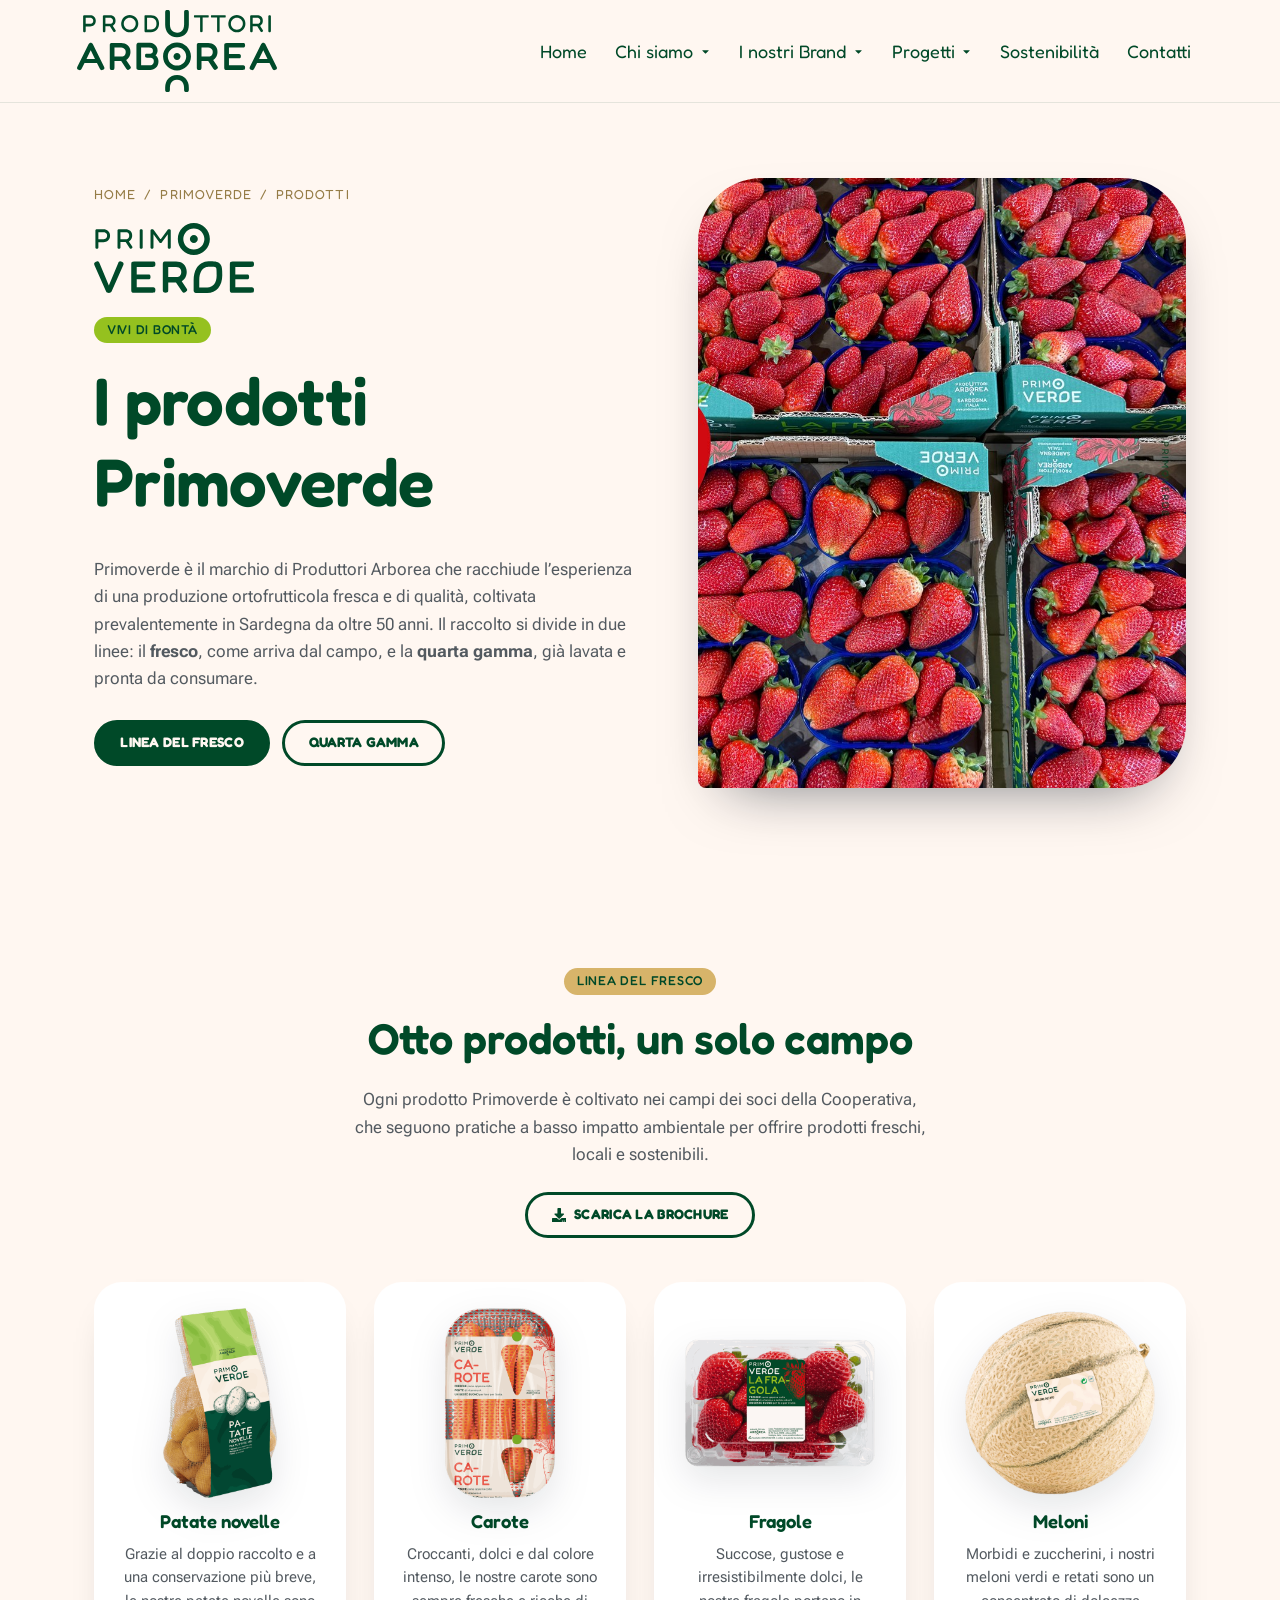
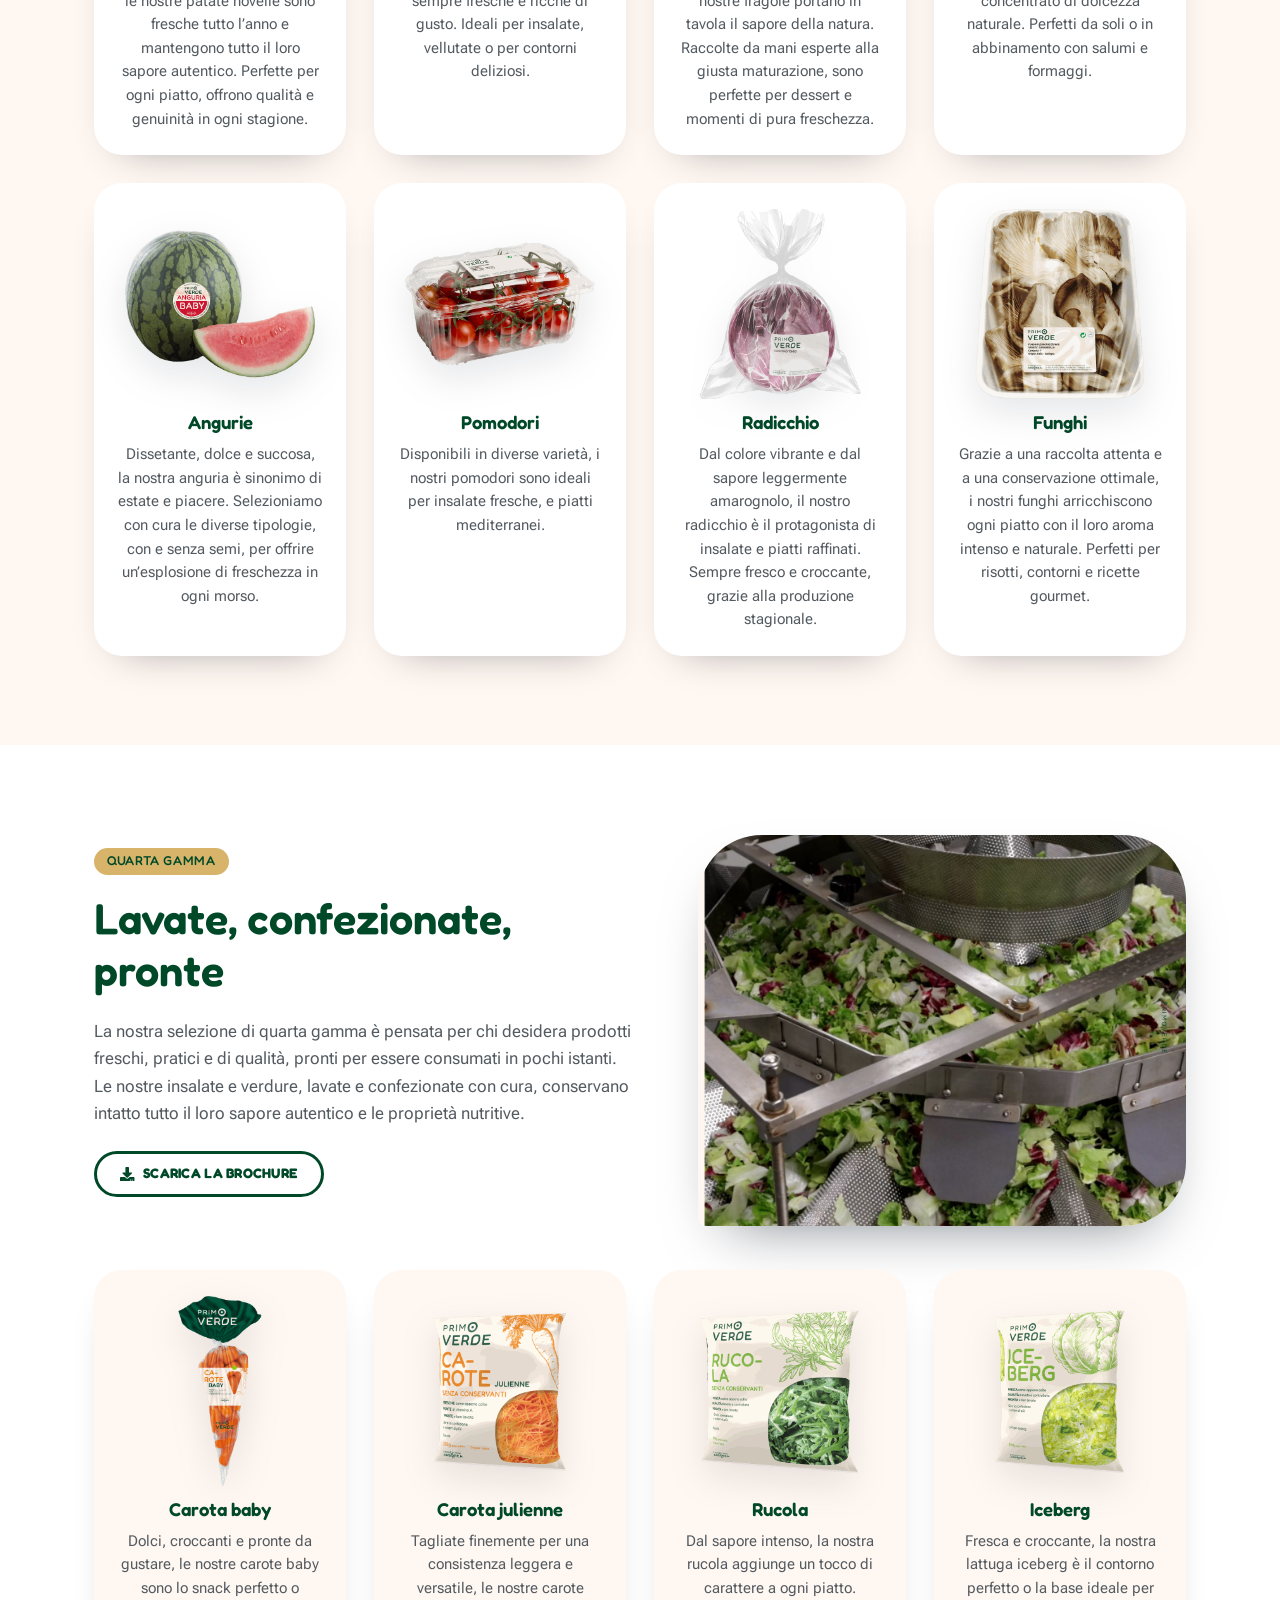
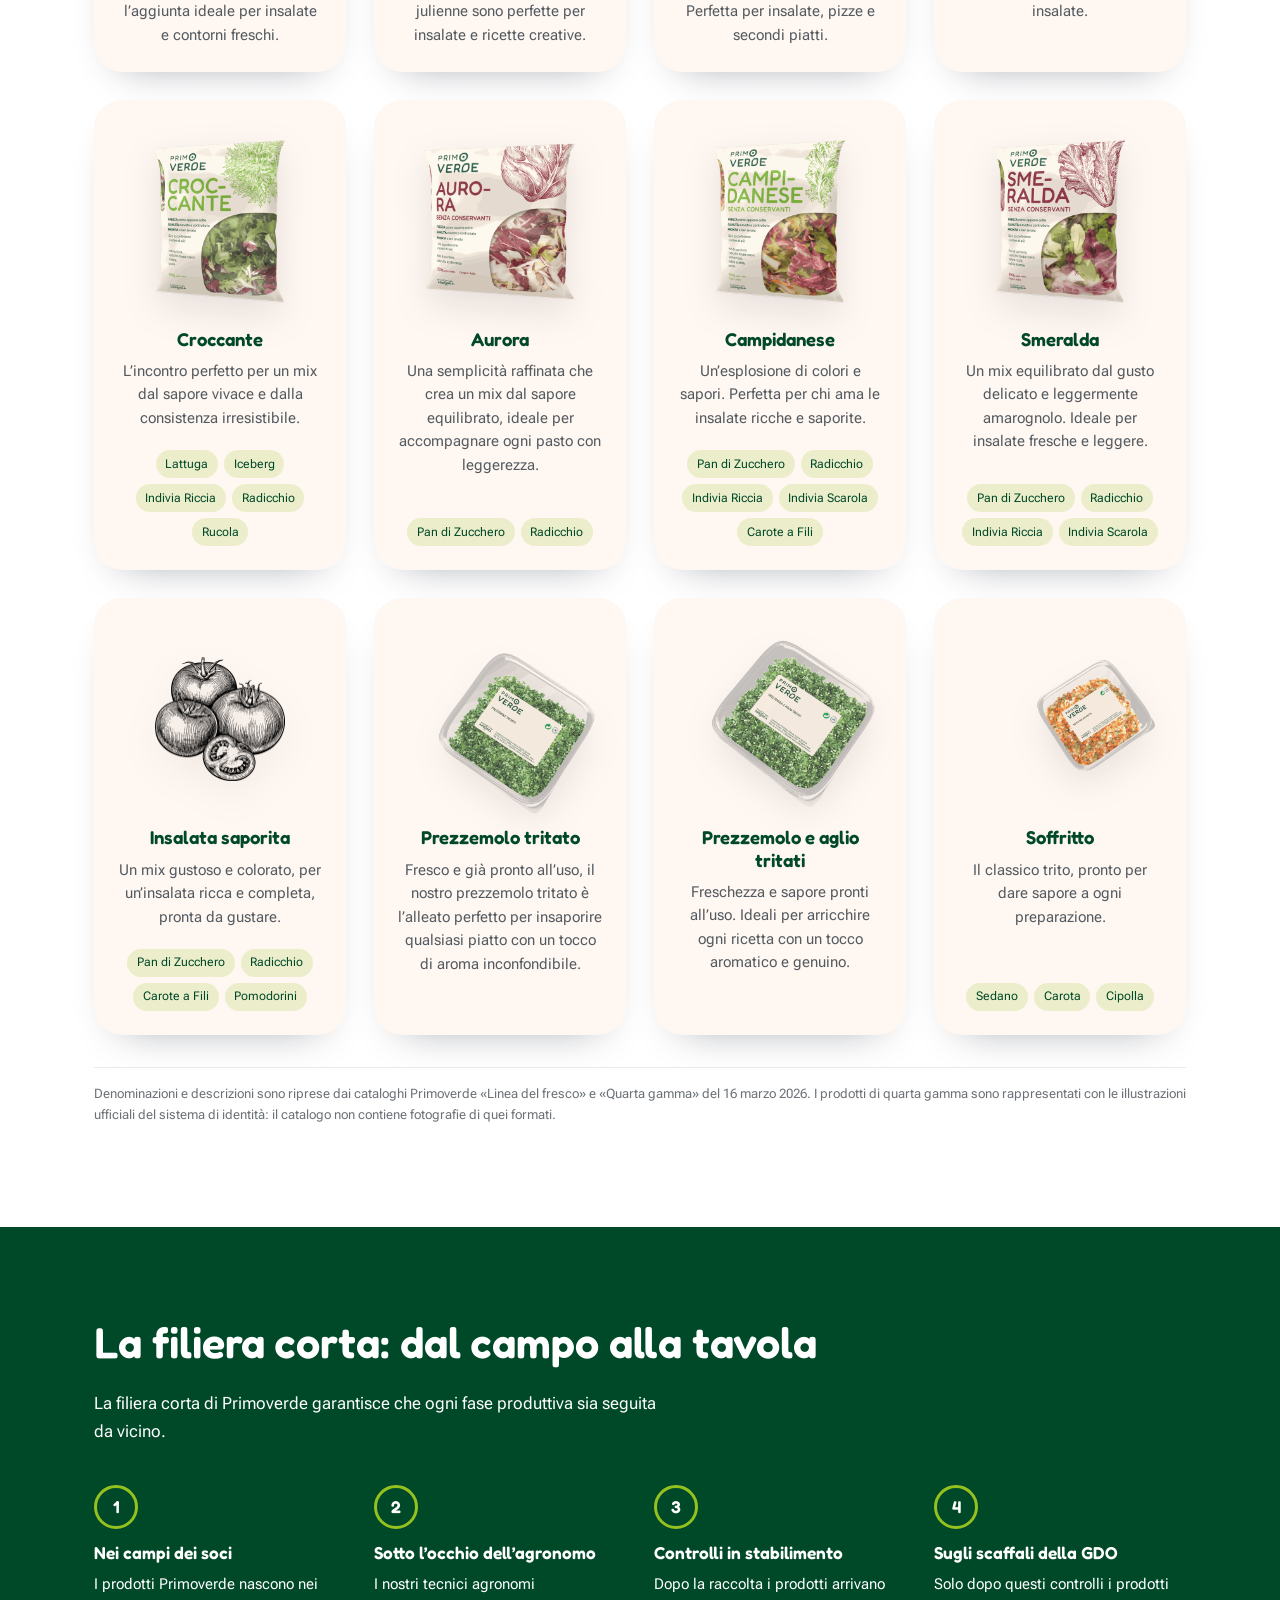
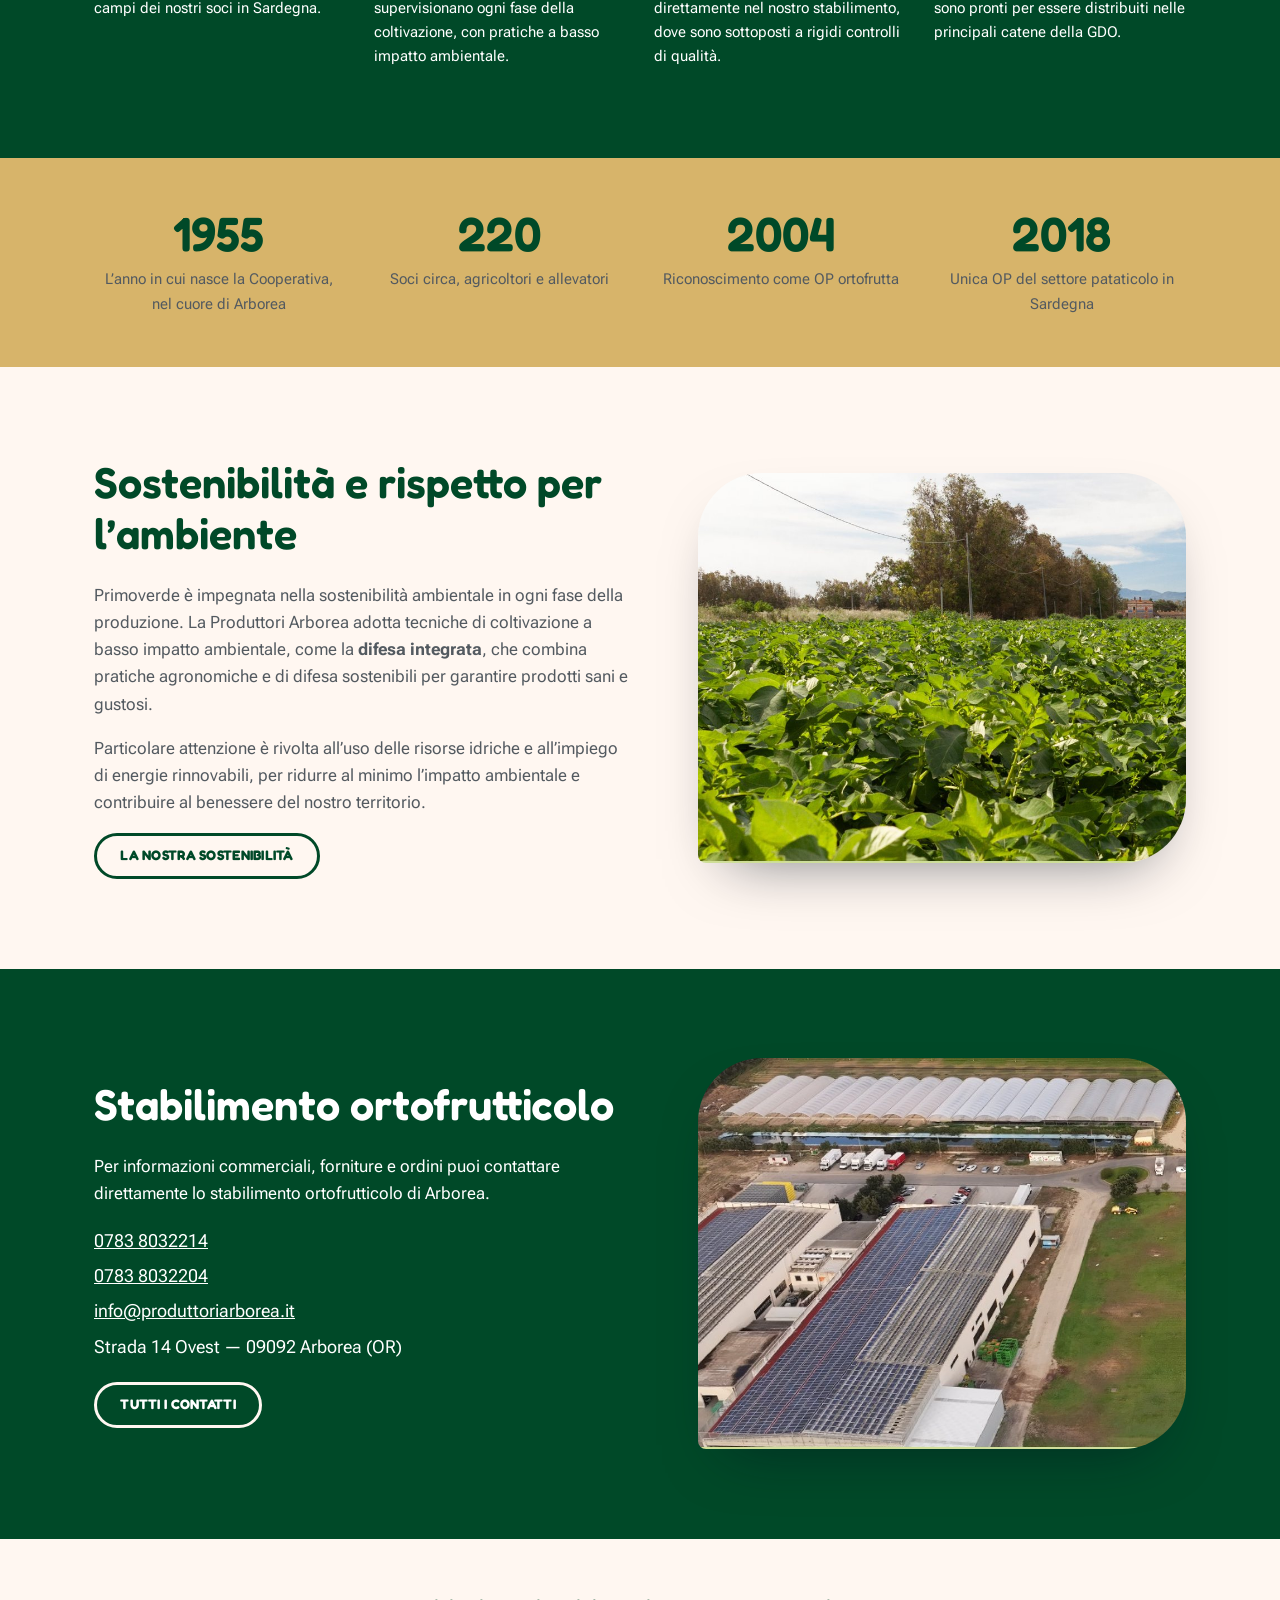
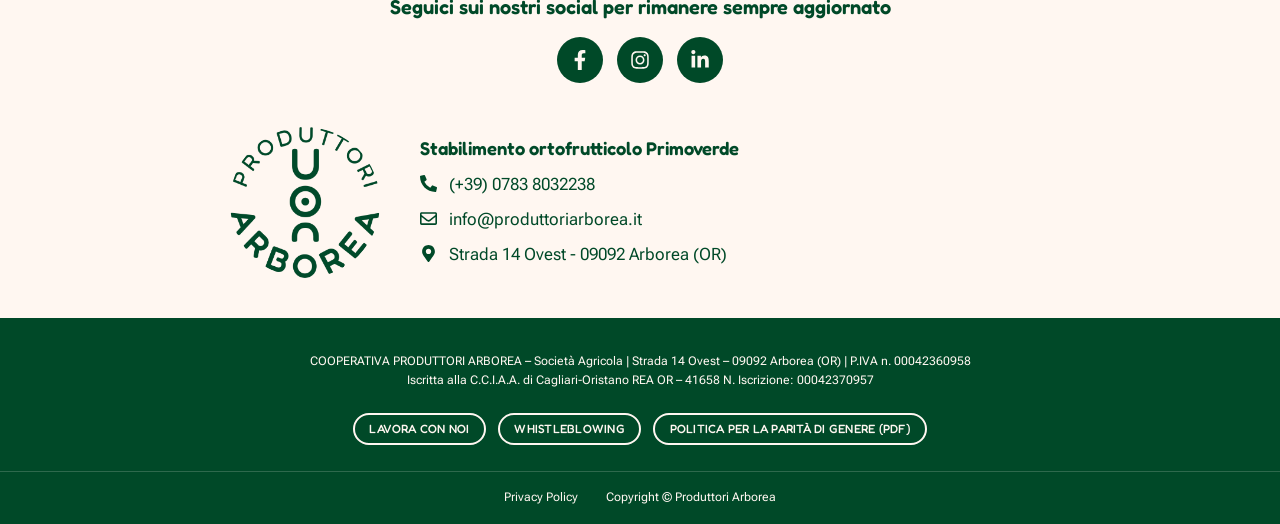
<file: primoverde-prodotti.html>
<!DOCTYPE html>
<html lang="it" class="theme-ortofrutta">
<head>
<meta charset="utf-8">
<meta name="viewport" content="width=device-width, initial-scale=1">
<title>I prodotti Primoverde &mdash; Produttori Arborea</title>
<meta name="description" content="Ortofrutta fresca e di quarta gamma coltivata in Sardegna dai soci della Cooperativa Produttori Arborea: patate novelle, carote, fragole, meloni, angurie, pomodori, radicchio, funghi e le insalate pronte Primoverde.">
<meta name="robots" content="noindex">
<meta name="theme-color" content="#FFF7F1">
<link rel="icon" href="assets/loghi/produttori-arborea-glifo.svg">
<link rel="preconnect" href="https://fonts.googleapis.com">
<link rel="preconnect" href="https://fonts.gstatic.com" crossorigin>
<link href="https://fonts.googleapis.com/css2?family=Fredoka:wght@400;500;600;700&family=Roboto+Flex:wght@300;400;500;600;700&display=swap" rel="stylesheet">
<link rel="stylesheet" href="assets/pa.css">
</head>
<body>

<a class="sr-only" href="#contenuto">Vai al contenuto</a>

<!-- ==================================================================
     HEADER — sul sito è già il template header di Elementor: in produzione
     non va ricostruito, la pagina lo eredita.
     ================================================================== -->
<header class="pa-header">
  <a class="pa-header__logo" href="https://www.produttoriarborea.it/">
    <img src="assets/loghi/produttori-arborea.svg" alt="Produttori Arborea" width="200" height="83">
  </a>

  <button class="pa-burger" type="button" aria-expanded="false" aria-controls="menu-principale">
    <span class="sr-only">Apri il menu</span>
    <svg viewBox="0 0 24 24" aria-hidden="true"><path d="M3 6h18v2H3zM3 11h18v2H3zM3 16h18v2H3z"/></svg>
  </button>

  <nav class="pa-nav" id="menu-principale" aria-label="Menu principale">
    <ul class="pa-nav__list">
      <li><a href="https://www.produttoriarborea.it/">Home</a></li>

      <li class="pa-nav__item" data-open="false">
        <button class="pa-nav__toggle" type="button" aria-expanded="false">Chi siamo
          <svg viewBox="0 0 320 512" aria-hidden="true"><path d="M31.3 192h257.3c17.8 0 26.7 21.5 14.1 34.1L174.1 354.8c-7.8 7.8-20.5 7.8-28.3 0L17.2 226.1C4.6 213.5 13.5 192 31.3 192z"/></svg>
        </button>
        <ul class="pa-nav__sub">
          <li><a href="https://www.produttoriarborea.it/storia/">Storia</a></li>
          <li><a href="https://www.produttoriarborea.it/certificazioni/">Certificazioni</a></li>
        </ul>
      </li>

      <li class="pa-nav__item" data-open="false">
        <button class="pa-nav__toggle" type="button" aria-expanded="false">I nostri Brand
          <svg viewBox="0 0 320 512" aria-hidden="true"><path d="M31.3 192h257.3c17.8 0 26.7 21.5 14.1 34.1L174.1 354.8c-7.8 7.8-20.5 7.8-28.3 0L17.2 226.1C4.6 213.5 13.5 192 31.3 192z"/></svg>
        </button>
        <ul class="pa-nav__sub">
          <li><a href="https://www.produttoriarborea.it/primoverde/" aria-current="page">Primoverde</a></li>
          <li><a href="https://www.produttoriarborea.it/rossopregio/">Rossopregio</a></li>
          <li><a href="https://www.produttoriarborea.it/meridoro/">Meridoro</a></li>
        </ul>
      </li>

      <li class="pa-nav__item" data-open="false">
        <button class="pa-nav__toggle" type="button" aria-expanded="false">Progetti
          <svg viewBox="0 0 320 512" aria-hidden="true"><path d="M31.3 192h257.3c17.8 0 26.7 21.5 14.1 34.1L174.1 354.8c-7.8 7.8-20.5 7.8-28.3 0L17.2 226.1C4.6 213.5 13.5 192 31.3 192z"/></svg>
        </button>
        <ul class="pa-nav__sub">
          <li><a href="https://www.produttoriarborea.it/progetti/arbolat/">Arbolat</a></li>
          <li><a href="https://www.produttoriarborea.it/progetti/contratto-di-filiera-zootecnica/">Contratto di Filiera Zootecnica Sigillo Italiano</a></li>
          <li><a href="https://www.produttoriarborea.it/progetti/progetto-disidratazione-fieni-e-foraggi/">Progetto Disidratazione Fieni e Foraggi</a></li>
          <li><a href="https://www.produttoriarborea.it/progetti/progetto-jessica-energie-rinnovabili-ed-economia-circolare/">Progetto Jessica &ndash; Energie Rinnovabili ed Economia Circolare</a></li>
          <li><a href="https://www.produttoriarborea.it/progetti/progetto-linea-farine-carni-per-petfood/">Progetto Linea farine carni per petfood</a></li>
          <li><a href="https://www.produttoriarborea.it/progetti/agrilogistica/">AgriLogistica</a></li>
          <li><a href="https://www.produttoriarborea.it/progetti/agristar/">Agristar</a></li>
          <li><a href="https://www.produttoriarborea.it/progetti/bioboes/">Bio Boes</a></li>
          <li><a href="https://www.produttoriarborea.it/progetti/promobovis/">Promobovis</a></li>
          <li><a href="https://www.produttoriarborea.it/progetti/meatculture/">MeatCulture</a></li>
          <li><a href="https://www.produttoriarborea.it/progetti/caddy/">Caddy</a></li>
          <li><a href="https://www.produttoriarborea.it/progetti/prisma/">Prisma</a></li>
        </ul>
      </li>

      <li><a href="https://www.produttoriarborea.it/sostenibilita/">Sostenibilit&agrave;</a></li>
      <li><a href="https://www.produttoriarborea.it/contatti/">Contatti</a></li>
    </ul>
  </nav>
</header>

<main id="contenuto">

<!-- ====== 1. HERO · contenitore 2 colonne: testo + immagine ============ -->
<section class="pa-hero">
  <div class="container pa-due">
    <div>
      <p class="pa-hero__briciole">
        <a href="https://www.produttoriarborea.it/">Home</a> &nbsp;/&nbsp;
        <a href="https://www.produttoriarborea.it/primoverde/">Primoverde</a> &nbsp;/&nbsp; Prodotti
      </p>

      <div class="pa-lockup">
        <img class="pa-lockup__marchio" src="assets/loghi/primoverde.svg" alt="Primoverde">
      </div>

      <p class="pa-chip pa-chip--foglia">vivi di bont&agrave;</p>

      <h1>I prodotti Primoverde</h1>

      <p class="testo-largo">
        Primoverde &egrave; il marchio di Produttori Arborea che racchiude l&rsquo;esperienza di una
        produzione ortofrutticola fresca e di qualit&agrave;, coltivata prevalentemente in Sardegna
        da oltre 50&nbsp;anni. Il raccolto si divide in due linee: il <b>fresco</b>, come arriva
        dal campo, e la <b>quarta gamma</b>, gi&agrave; lavata e pronta da consumare.
      </p>

      <p style="display:flex;flex-wrap:wrap;gap:12px;margin-top:28px">
        <a class="pa-btn pa-btn--pieno" href="#fresco">Linea del fresco</a>
        <a class="pa-btn" href="#quarta-gamma">Quarta gamma</a>
      </p>
    </div>

    <figure class="pa-due__figura" style="margin:0">
      <img src="assets/img/pv-hero.jpg" alt="Cassette di fragole Primoverde appena confezionate">
    </figure>
  </div>
</section>

<!-- ====== 2. LINEA DEL FRESCO · griglia di image box ==================== -->
<section class="fascia" id="fresco">
  <div class="container">
    <div class="centrato" style="margin-bottom:44px">
      <p class="pa-chip">Linea del fresco</p>
      <h2>Otto prodotti, un solo campo</h2>
      <p class="testo-largo">
        Ogni prodotto Primoverde &egrave; coltivato nei campi dei soci della Cooperativa, che seguono
        pratiche a basso impatto ambientale per offrire prodotti freschi, locali e sostenibili.
      </p>
      <p class="pa-scarica" style="justify-content:center"><a class="pa-btn" href="assets/brochure/primoverde-linea-del-fresco.pdf" download><svg viewBox="0 0 512 512" aria-hidden="true"><path d="M216 0h80c13.3 0 24 10.7 24 24v168h87.7c17.8 0 26.7 21.5 14.1 34.1L269.7 378.3c-7.5 7.5-19.8 7.5-27.3 0L90.1 226.1c-12.6-12.6-3.7-34.1 14.1-34.1H192V24c0-13.3 10.7-24 24-24zm296 376v112c0 13.3-10.7 24-24 24H24c-13.3 0-24-10.7-24-24V376c0-13.3 10.7-24 24-24h146.7l49 49c20.1 20.1 52.5 20.1 72.6 0l49-49H488c13.3 0 24 10.7 24 24zm-124 88c0-11-9-20-20-20s-20 9-20 20 9 20 20 20 20-9 20-20zm64 0c0-11-9-20-20-20s-20 9-20 20 9 20 20 20 20-9 20-20z"/></svg> Scarica la brochure</a></p>
    </div>

    <div class="pa-griglia">

      <article class="pa-scheda">
        <div class="pa-scheda__figura pa-scheda__figura--pack"><img src="assets/img/pv-patate-novelle.png" alt="Confezione di patate novelle Primoverde" loading="lazy"></div>
        <h3>Patate novelle</h3>
        <p>Grazie al doppio raccolto e a una conservazione pi&ugrave; breve, le nostre patate novelle sono fresche tutto l&rsquo;anno e mantengono tutto il loro sapore autentico. Perfette per ogni piatto, offrono qualit&agrave; e genuinit&agrave; in ogni stagione.</p>
      </article>

      <article class="pa-scheda">
        <div class="pa-scheda__figura pa-scheda__figura--pack"><img src="assets/img/pv-carote.png" alt="Confezioni di carote Primoverde" loading="lazy"></div>
        <h3>Carote</h3>
        <p>Croccanti, dolci e dal colore intenso, le nostre carote sono sempre fresche e ricche di gusto. Ideali per insalate, vellutate o per contorni deliziosi.</p>
      </article>

      <article class="pa-scheda">
        <div class="pa-scheda__figura pa-scheda__figura--pack"><img src="assets/img/pv-fragole.png" alt="Vaschetta di fragole Primoverde" loading="lazy"></div>
        <h3>Fragole</h3>
        <p>Succose, gustose e irresistibilmente dolci, le nostre fragole portano in tavola il sapore della natura. Raccolte da mani esperte alla giusta maturazione, sono perfette per dessert e momenti di pura freschezza.</p>
      </article>

      <article class="pa-scheda">
        <div class="pa-scheda__figura pa-scheda__figura--pack"><img src="assets/img/pv-meloni.png" alt="Melone retato Primoverde" loading="lazy"></div>
        <h3>Meloni</h3>
        <p>Morbidi e zuccherini, i nostri meloni verdi e retati sono un concentrato di dolcezza naturale. Perfetti da soli o in abbinamento con salumi e formaggi.</p>
      </article>

      <article class="pa-scheda">
        <div class="pa-scheda__figura pa-scheda__figura--pack"><img src="assets/img/pv-angurie.png" alt="Anguria Baby Primoverde" loading="lazy"></div>
        <h3>Angurie</h3>
        <p>Dissetante, dolce e succosa, la nostra anguria &egrave; sinonimo di estate e piacere. Selezioniamo con cura le diverse tipologie, con e senza semi, per offrire un&rsquo;esplosione di freschezza in ogni morso.</p>
      </article>

      <article class="pa-scheda">
        <div class="pa-scheda__figura pa-scheda__figura--pack"><img src="assets/img/pv-pomodori.png" alt="Vaschetta di pomodorini Primoverde" loading="lazy"></div>
        <h3>Pomodori</h3>
        <p>Disponibili in diverse variet&agrave;, i nostri pomodori sono ideali per insalate fresche, e piatti mediterranei.</p>
      </article>

      <article class="pa-scheda">
        <div class="pa-scheda__figura pa-scheda__figura--pack"><img src="assets/img/pv-radicchio.png" alt="Radicchio Primoverde confezionato" loading="lazy"></div>
        <h3>Radicchio</h3>
        <p>Dal colore vibrante e dal sapore leggermente amarognolo, il nostro radicchio &egrave; il protagonista di insalate e piatti raffinati. Sempre fresco e croccante, grazie alla produzione stagionale.</p>
      </article>

      <article class="pa-scheda">
        <div class="pa-scheda__figura pa-scheda__figura--pack"><img src="assets/img/pv-funghi.png" alt="Vaschetta di funghi Primoverde" loading="lazy"></div>
        <h3>Funghi</h3>
        <p>Grazie a una raccolta attenta e a una conservazione ottimale, i nostri funghi arricchiscono ogni piatto con il loro aroma intenso e naturale. Perfetti per risotti, contorni e ricette gourmet.</p>
      </article>

    </div>
  </div>
</section>

<!-- ====== 3. QUARTA GAMMA · griglia di image box su fondo bianco ======== -->
<section class="fascia fascia--bianca" id="quarta-gamma">
  <div class="container">
    <div class="pa-due" style="margin-bottom:44px;align-items:center">
      <div>
        <p class="pa-chip">Quarta gamma</p>
        <h2>Lavate, confezionate, pronte</h2>
        <p>
          La nostra selezione di quarta gamma &egrave; pensata per chi desidera prodotti freschi, pratici
          e di qualit&agrave;, pronti per essere consumati in pochi istanti. Le nostre insalate e verdure,
          lavate e confezionate con cura, conservano intatto tutto il loro sapore autentico e le
          propriet&agrave; nutritive.
        </p>
        <p class="pa-scarica"><a class="pa-btn" href="assets/brochure/primoverde-quarta-gamma.pdf" download><svg viewBox="0 0 512 512" aria-hidden="true"><path d="M216 0h80c13.3 0 24 10.7 24 24v168h87.7c17.8 0 26.7 21.5 14.1 34.1L269.7 378.3c-7.5 7.5-19.8 7.5-27.3 0L90.1 226.1c-12.6-12.6-3.7-34.1 14.1-34.1H192V24c0-13.3 10.7-24 24-24zm296 376v112c0 13.3-10.7 24-24 24H24c-13.3 0-24-10.7-24-24V376c0-13.3 10.7-24 24-24h146.7l49 49c20.1 20.1 52.5 20.1 72.6 0l49-49H488c13.3 0 24 10.7 24 24zm-124 88c0-11-9-20-20-20s-20 9-20 20 9 20 20 20 20-9 20-20zm64 0c0-11-9-20-20-20s-20 9-20 20 9 20 20 20 20-9 20-20z"/></svg> Scarica la brochure</a></p>
      </div>
      <figure class="pa-due__figura pa-due__figura--larga" style="margin:0">
        <img src="assets/img/pv-hero-quarta.jpg" alt="Linea di lavorazione della quarta gamma nello stabilimento ortofrutticolo">
      </figure>
    </div>

    <div class="pa-griglia">

      <article class="pa-scheda">
        <div class="pa-scheda__figura pa-scheda__figura--pack"><img src="assets/img/pv-carota-baby.png" alt="Confezione Carota baby Primoverde" loading="lazy"></div>
        <h3>Carota baby</h3>
        <p>Dolci, croccanti e pronte da gustare, le nostre carote baby sono lo snack perfetto o l&rsquo;aggiunta ideale per insalate e contorni freschi.</p>
      </article>

      <article class="pa-scheda">
        <div class="pa-scheda__figura pa-scheda__figura--pack"><img src="assets/img/pv-carota-julienne.png" alt="Confezione Carota julienne Primoverde" loading="lazy"></div>
        <h3>Carota julienne</h3>
        <p>Tagliate finemente per una consistenza leggera e versatile, le nostre carote julienne sono perfette per insalate e ricette creative.</p>
      </article>

      <article class="pa-scheda">
        <div class="pa-scheda__figura pa-scheda__figura--pack"><img src="assets/img/pv-rucola.png" alt="Confezione Rucola Primoverde" loading="lazy"></div>
        <h3>Rucola</h3>
        <p>Dal sapore intenso, la nostra rucola aggiunge un tocco di carattere a ogni piatto. Perfetta per insalate, pizze e secondi piatti.</p>
      </article>

      <article class="pa-scheda">
        <div class="pa-scheda__figura pa-scheda__figura--pack"><img src="assets/img/pv-iceberg.png" alt="Confezione Iceberg Primoverde" loading="lazy"></div>
        <h3>Iceberg</h3>
        <p>Fresca e croccante, la nostra lattuga iceberg &egrave; il contorno perfetto o la base ideale per insalate.</p>
      </article>

      <article class="pa-scheda">
        <div class="pa-scheda__figura pa-scheda__figura--pack"><img src="assets/img/pv-croccante.png" alt="Confezione Croccante Primoverde" loading="lazy"></div>
        <h3>Croccante</h3>
        <p>L&rsquo;incontro perfetto per un mix dal sapore vivace e dalla consistenza irresistibile.</p>
        <ul class="pa-scheda__mix"><li>Lattuga</li><li>Iceberg</li><li>Indivia Riccia</li><li>Radicchio</li><li>Rucola</li></ul>
      </article>

      <article class="pa-scheda">
        <div class="pa-scheda__figura pa-scheda__figura--pack"><img src="assets/img/pv-aurora.png" alt="Confezione Aurora Primoverde" loading="lazy"></div>
        <h3>Aurora</h3>
        <p>Una semplicit&agrave; raffinata che crea un mix dal sapore equilibrato, ideale per accompagnare ogni pasto con leggerezza.</p>
        <ul class="pa-scheda__mix"><li>Pan di Zucchero</li><li>Radicchio</li></ul>
      </article>

      <article class="pa-scheda">
        <div class="pa-scheda__figura pa-scheda__figura--pack"><img src="assets/img/pv-campidanese.png" alt="Confezione Campidanese Primoverde" loading="lazy"></div>
        <h3>Campidanese</h3>
        <p>Un&rsquo;esplosione di colori e sapori. Perfetta per chi ama le insalate ricche e saporite.</p>
        <ul class="pa-scheda__mix"><li>Pan di Zucchero</li><li>Radicchio</li><li>Indivia Riccia</li><li>Indivia Scarola</li><li>Carote a Fili</li></ul>
      </article>

      <article class="pa-scheda">
        <div class="pa-scheda__figura pa-scheda__figura--pack"><img src="assets/img/pv-smeralda.png" alt="Confezione Smeralda Primoverde" loading="lazy"></div>
        <h3>Smeralda</h3>
        <p>Un mix equilibrato dal gusto delicato e leggermente amarognolo. Ideale per insalate fresche e leggere.</p>
        <ul class="pa-scheda__mix"><li>Pan di Zucchero</li><li>Radicchio</li><li>Indivia Riccia</li><li>Indivia Scarola</li></ul>
      </article>

      <article class="pa-scheda">
        <div class="pa-scheda__figura pa-scheda__figura--pack pa-scheda__figura--ill"><img src="assets/ill/pomodori.png" alt="" loading="lazy"></div>
        <h3>Insalata saporita</h3>
        <p>Un mix gustoso e colorato, per un&rsquo;insalata ricca e completa, pronta da gustare.</p>
        <ul class="pa-scheda__mix"><li>Pan di Zucchero</li><li>Radicchio</li><li>Carote a Fili</li><li>Pomodorini</li></ul>
      </article>

      <article class="pa-scheda">
        <div class="pa-scheda__figura pa-scheda__figura--pack"><img src="assets/img/pv-prezzemolo-tritato.png" alt="Confezione Prezzemolo tritato Primoverde" loading="lazy"></div>
        <h3>Prezzemolo tritato</h3>
        <p>Fresco e gi&agrave; pronto all&rsquo;uso, il nostro prezzemolo tritato &egrave; l&rsquo;alleato perfetto per insaporire qualsiasi piatto con un tocco di aroma inconfondibile.</p>
      </article>

      <article class="pa-scheda">
        <div class="pa-scheda__figura pa-scheda__figura--pack"><img src="assets/img/pv-prezzemolo-aglio.png" alt="Confezione Prezzemolo e aglio tritati Primoverde" loading="lazy"></div>
        <h3>Prezzemolo e aglio tritati</h3>
        <p>Freschezza e sapore pronti all&rsquo;uso. Ideali per arricchire ogni ricetta con un tocco aromatico e genuino.</p>
      </article>

      <article class="pa-scheda">
        <div class="pa-scheda__figura pa-scheda__figura--pack"><img src="assets/img/pv-soffritto.png" alt="Confezione Soffritto Primoverde" loading="lazy"></div>
        <h3>Soffritto</h3>
        <p>Il classico trito, pronto per dare sapore a ogni preparazione.</p>
        <ul class="pa-scheda__mix"><li>Sedano</li><li>Carota</li><li>Cipolla</li></ul>
      </article>

    </div>

    <p class="pa-nota-fonte">
      Denominazioni e descrizioni sono riprese dai cataloghi Primoverde &laquo;Linea del fresco&raquo;
      e &laquo;Quarta gamma&raquo; del 16&nbsp;marzo&nbsp;2026. I prodotti di quarta gamma sono
      rappresentati con le illustrazioni ufficiali del sistema di identit&agrave;: il catalogo non
      contiene fotografie di quei formati.
    </p>
  </div>
</section>

<!-- ====== 4. FILIERA · quattro icon box in riga ======================== -->
<section class="fascia fascia--scura">
  <div class="container">
    <h2>La filiera corta: dal campo alla tavola</h2>
    <p class="testo-largo" style="margin-bottom:40px">
      La filiera corta di Primoverde garantisce che ogni fase produttiva sia seguita da vicino.
    </p>

    <ol class="pa-passi">
      <li class="pa-passo">
        <span class="pa-passo__numero">1</span>
        <h3>Nei campi dei soci</h3>
        <p>I prodotti Primoverde nascono nei campi dei nostri soci in Sardegna.</p>
      </li>
      <li class="pa-passo">
        <span class="pa-passo__numero">2</span>
        <h3>Sotto l&rsquo;occhio dell&rsquo;agronomo</h3>
        <p>I nostri tecnici agronomi supervisionano ogni fase della coltivazione, con pratiche a basso impatto ambientale.</p>
      </li>
      <li class="pa-passo">
        <span class="pa-passo__numero">3</span>
        <h3>Controlli in stabilimento</h3>
        <p>Dopo la raccolta i prodotti arrivano direttamente nel nostro stabilimento, dove sono sottoposti a rigidi controlli di qualit&agrave;.</p>
      </li>
      <li class="pa-passo">
        <span class="pa-passo__numero">4</span>
        <h3>Sugli scaffali della GDO</h3>
        <p>Solo dopo questi controlli i prodotti sono pronti per essere distribuiti nelle principali catene della GDO.</p>
      </li>
    </ol>
  </div>
</section>

<!-- ====== 5. NUMERI · quattro contatori ================================ -->
<section class="fascia fascia--stretta fascia--oro">
  <div class="container">
    <div class="pa-numeri">
      <div class="pa-numeri__voce"><strong>1955</strong><span>L&rsquo;anno in cui nasce la Cooperativa, nel cuore di Arborea</span></div>
      <div class="pa-numeri__voce"><strong>220</strong><span>Soci circa, agricoltori e allevatori</span></div>
      <div class="pa-numeri__voce"><strong>2004</strong><span>Riconoscimento come OP ortofrutta</span></div>
      <div class="pa-numeri__voce"><strong>2018</strong><span>Unica OP del settore pataticolo in Sardegna</span></div>
    </div>
  </div>
</section>

<!-- ====== 6. SOSTENIBILITÀ · contenitore 2 colonne ===================== -->
<section class="fascia">
  <div class="container pa-due">
    <div>
      <h2>Sostenibilit&agrave; e rispetto per l&rsquo;ambiente</h2>
      <p>
        Primoverde &egrave; impegnata nella sostenibilit&agrave; ambientale in ogni fase della produzione.
        La Produttori Arborea adotta tecniche di coltivazione a basso impatto ambientale, come la
        <b>difesa integrata</b>, che combina pratiche agronomiche e di difesa sostenibili per garantire
        prodotti sani e gustosi.
      </p>
      <p>
        Particolare attenzione &egrave; rivolta all&rsquo;uso delle risorse idriche e all&rsquo;impiego di
        energie rinnovabili, per ridurre al minimo l&rsquo;impatto ambientale e contribuire al benessere
        del nostro territorio.
      </p>
      <a class="pa-btn" href="https://www.produttoriarborea.it/sostenibilita/">La nostra sostenibilit&agrave;</a>
    </div>
    <figure class="pa-due__figura pa-due__figura--larga" style="margin:0">
      <img src="assets/img/pv-banda-1.jpg" alt="Campo coltivato nella piana di Arborea">
    </figure>
  </div>
</section>

<!-- ====== 7. CONTATTI · contenitore 2 colonne ========================== -->
<section class="fascia fascia--scura" id="contatti">
  <div class="container pa-due">
    <div>
      <h2>Stabilimento ortofrutticolo</h2>
      <p class="testo-largo">
        Per informazioni commerciali, forniture e ordini puoi contattare direttamente
        lo stabilimento ortofrutticolo di Arborea.
      </p>
      <p style="font-size:1.1rem;line-height:2">
        <a href="tel:+3907838032214">0783 8032214</a><br>
        <a href="tel:+3907838032204">0783 8032204</a><br>
        <a href="mailto:info@produttoriarborea.it">info@produttoriarborea.it</a><br>
        Strada 14 Ovest &mdash; 09092 Arborea (OR)
      </p>
      <a class="pa-btn pa-btn--chiaro" href="https://www.produttoriarborea.it/contatti/">Tutti i contatti</a>
    </div>
    <figure class="pa-due__figura pa-due__figura--larga" style="margin:0">
      <img src="assets/img/pv-banda-2.jpg" alt="Veduta aerea degli stabilimenti della Cooperativa ad Arborea">
    </figure>
  </div>
</section>

</main>

<!-- ==================================================================
     FOOTER — sul sito è già il template footer di Elementor (versione
     Primoverde): in produzione la pagina lo eredita.
     ================================================================== -->
<footer class="pa-footer">
  <div class="pa-footer__social">
    <div class="container">
      <h3>Seguici sui nostri social per rimanere sempre aggiornato</h3>
      <div class="pa-footer__reti">
        <a href="https://www.facebook.com/primoverdeproduttoriarborea" aria-label="Facebook">
          <svg viewBox="0 0 320 512" aria-hidden="true"><path d="M279.14 288l14.22-92.66h-88.91v-60.13c0-25.35 12.42-50.06 52.24-50.06h40.42V6.26S260.43 0 225.36 0c-73.22 0-121.08 44.38-121.08 124.72v70.62H22.89V288h81.39v224h100.17V288z"/></svg>
        </a>
        <a href="https://www.instagram.com/primoverde_produttoriarborea/" aria-label="Instagram">
          <svg viewBox="0 0 448 512" aria-hidden="true"><path d="M224.1 141c-63.6 0-114.9 51.3-114.9 114.9s51.3 114.9 114.9 114.9S339 319.5 339 255.9 287.7 141 224.1 141zm0 189.6c-41.1 0-74.7-33.5-74.7-74.7s33.5-74.7 74.7-74.7 74.7 33.5 74.7 74.7-33.6 74.7-74.7 74.7zm146.4-194.3c0 14.9-12 26.8-26.8 26.8-14.9 0-26.8-12-26.8-26.8s12-26.8 26.8-26.8 26.8 12 26.8 26.8zm76.1 27.2c-1.7-35.9-9.9-67.7-36.2-93.9-26.2-26.2-58-34.4-93.9-36.2-37-2.1-147.9-2.1-184.9 0-35.8 1.7-67.6 9.9-93.9 36.1s-34.4 58-36.2 93.9c-2.1 37-2.1 147.9 0 184.9 1.7 35.9 9.9 67.7 36.2 93.9s58 34.4 93.9 36.2c37 2.1 147.9 2.1 184.9 0 35.9-1.7 67.7-9.9 93.9-36.2 26.2-26.2 34.4-58 36.2-93.9 2.1-37 2.1-147.8 0-184.8zM398.8 388c-7.8 19.6-22.9 34.7-42.6 42.6-29.5 11.7-99.5 9-132.1 9s-102.7 2.6-132.1-9c-19.6-7.8-34.7-22.9-42.6-42.6-11.7-29.5-9-99.5-9-132.1s-2.6-102.7 9-132.1c7.8-19.6 22.9-34.7 42.6-42.6 29.5-11.7 99.5-9 132.1-9s102.7-2.6 132.1 9c19.6 7.8 34.7 22.9 42.6 42.6 11.7 29.5 9 99.5 9 132.1s2.7 102.7-9 132.1z"/></svg>
        </a>
        <a href="https://www.linkedin.com/company/cooperativa-produttori-arborea-societa'-agricola/" aria-label="LinkedIn">
          <svg viewBox="0 0 448 512" aria-hidden="true"><path d="M100.28 448H7.4V148.9h92.88zM53.79 108.1C24.09 108.1 0 83.5 0 53.8a53.79 53.79 0 0 1 107.58 0c0 29.7-24.1 54.3-53.79 54.3zM447.9 448h-92.68V302.4c0-34.7-.7-79.2-48.29-79.2-48.29 0-55.69 37.7-55.69 76.7V448h-92.78V148.9h89.08v40.8h1.3c12.4-23.5 42.69-48.3 87.88-48.3 94 0 111.28 61.9 111.28 142.3V448z"/></svg>
        </a>
      </div>

      <div class="pa-footer__contatti">
        <img src="assets/loghi/produttori-arborea-cerchio.png" alt="Produttori Arborea">
        <div>
          <h4>Stabilimento ortofrutticolo Primoverde</h4>
          <ul>
            <li>
              <svg viewBox="0 0 512 512" aria-hidden="true"><path d="M497.39 361.8l-112-48a24 24 0 0 0-28 6.9l-49.6 60.6A370.66 370.66 0 0 1 130.6 204.11l60.6-49.6a23.94 23.94 0 0 0 6.9-28l-48-112A24.16 24.16 0 0 0 122.6.61l-104 24A24 24 0 0 0 0 48c0 256.5 207.9 464 464 464a24 24 0 0 0 23.4-18.6l24-104a24.29 24.29 0 0 0-14.01-27.6z"/></svg>
              <a href="tel:+3907838032238">(+39) 0783 8032238</a>
            </li>
            <li>
              <svg viewBox="0 0 512 512" aria-hidden="true"><path d="M464 64H48C21.49 64 0 85.49 0 112v288c0 26.51 21.49 48 48 48h416c26.51 0 48-21.49 48-48V112c0-26.51-21.49-48-48-48zm0 48v40.805c-22.422 18.259-58.168 46.651-134.587 106.49-16.841 13.247-50.201 45.072-73.413 44.701-23.208.375-56.579-31.459-73.413-44.701C106.18 199.465 70.425 171.067 48 152.805V112h416zM48 400V214.398c22.914 18.251 55.409 43.862 104.938 82.646 21.857 17.205 60.134 55.186 103.062 54.955 42.717.231 80.509-37.199 103.053-54.947 49.528-38.783 82.032-64.401 104.947-82.653V400H48z"/></svg>
              <a href="mailto:info@produttoriarborea.it">info@produttoriarborea.it</a>
            </li>
            <li>
              <svg viewBox="0 0 384 512" aria-hidden="true"><path d="M172.268 501.67C26.97 291.031 0 269.413 0 192 0 85.961 85.961 0 192 0s192 85.961 192 192c0 77.413-26.97 99.031-172.268 309.67-9.535 13.774-29.93 13.773-39.464 0zM192 272c44.183 0 80-35.817 80-80s-35.817-80-80-80-80 35.817-80 80 35.817 80 80 80z"/></svg>
              <span>Strada 14 Ovest - 09092 Arborea (OR)</span>
            </li>
          </ul>
        </div>
      </div>
    </div>
  </div>

  <div class="pa-footer__legale">
    <div class="container">
      <p>
        COOPERATIVA PRODUTTORI ARBOREA &ndash; Societ&agrave; Agricola | Strada 14 Ovest &ndash; 09092 Arborea (OR) | P.IVA n. 00042360958<br>
        Iscritta alla C.C.I.A.A. di Cagliari-Oristano REA OR &ndash; 41658 N. Iscrizione: 00042370957
      </p>
      <div class="pa-footer__azioni">
        <a class="pa-btn pa-btn--piccolo pa-btn--chiaro" href="https://produttoriarborea.teamtailor.com/jobs/" target="_blank" rel="nofollow noopener">Lavora con noi</a>
        <a class="pa-btn pa-btn--piccolo pa-btn--chiaro" href="https://www.produttoriarborea.it/whistleblowing/">Whistleblowing</a>
        <a class="pa-btn pa-btn--piccolo pa-btn--chiaro" href="https://www.produttoriarborea.it/wp-content/uploads/2025/03/Politica-per-la-parita-di-genere-e-collegate.pdf">Politica per la parit&agrave; di genere (pdf)</a>
      </div>
    </div>
  </div>

  <div class="pa-footer__coda">
    <a href="https://www.iubenda.com/privacy-policy/63449175">Privacy Policy</a>
    <span>Copyright &copy; Produttori Arborea</span>
  </div>
</footer>

<button class="pa-su" type="button" aria-label="Torna in alto">
  <svg viewBox="0 0 320 512" aria-hidden="true"><path d="M288.662 352H31.338c-17.818 0-26.741-21.543-14.142-34.142l128.662-128.662c7.81-7.81 20.474-7.81 28.284 0l128.662 128.662c12.6 12.599 3.676 34.142-14.142 34.142z"/></svg>
</button>

<script src="assets/pa.js"></script>
</body>
</html>
</file>
<file: assets/pa.css>
/* =========================================================================
   Produttori Arborea — pagine prodotto (Primoverde / Meridoro)
   Token ripresi dal sito live (Elementor kit 1101) e dal brandbook.

   NOTA DI COSTRUZIONE
   Ogni blocco qui sotto corrisponde a un widget Elementor nativo:
   contenitore, titolo, editor di testo, immagine, image box, icon list,
   contatore, pulsante, fisarmonica. Non ci sono componenti su misura.
   ========================================================================= */

:root{
  /* main palette (brandbook cap. 4) */
  --pa-campagna:#004928;
  --pa-carne:#8D1926;
  --pa-ferro:#535A60;
  --pa-foglia:#95C11F;
  --pa-arancio:#F18700;
  --pa-oro:#D7B46A;
  --pa-oro-scuro:#957C46;
  --pa-pomodoro:#D20A11;
  --pa-sabbia:#FFF7F1;
  --pa-argento:#B6C0C6;
  --pa-legno:#3A2828;
  --pa-notte:#000E1E;

  --pa-bg:var(--pa-sabbia);
  --pa-testo:var(--pa-ferro);
  --pa-titolo:var(--pa-campagna);
  --pa-accento:var(--pa-campagna);

  --pa-container:1140px;
  --pa-gutter:24px;
  --pa-radius:28px;
  --pa-radius-goccia:64px 64px 64px 8px;

  --pa-ombra:0 18px 40px -28px rgba(0,14,30,.45);
  --pa-ombra-alta:0 26px 60px -30px rgba(0,14,30,.55);
}

.theme-ortofrutta{ --pa-accento:var(--pa-foglia); }
.theme-agrozoo{ --pa-accento:var(--pa-oro); }

*,*::before,*::after{ box-sizing:border-box; }

html{ scroll-behavior:smooth; scroll-padding-top:100px; }
@media (prefers-reduced-motion:reduce){ html{ scroll-behavior:auto; } }

body{
  margin:0;
  background:var(--pa-bg);
  color:var(--pa-testo);
  font-family:"Roboto Flex","Roboto",system-ui,sans-serif;
  font-size:17px;
  line-height:1.6;
  -webkit-font-smoothing:antialiased;
}

h1,h2,h3,h4{
  font-family:"Fredoka","Roboto Flex",system-ui,sans-serif;
  color:var(--pa-titolo);
  line-height:1.2;
  margin:0 0 .5em;
  font-weight:600;
}
h1{ font-size:clamp(2.5rem,5.6vw,4.2rem); letter-spacing:-.01em; }
h2{ font-size:clamp(1.8rem,3.4vw,2.7rem); }
h3{ font-size:clamp(1.2rem,2vw,1.55rem); }
h4{ font-size:1.05rem; }
p{ margin:0 0 1em; }
a{ color:var(--pa-campagna); }
img{ max-width:100%; display:block; }

.container{ width:100%; max-width:var(--pa-container); margin-inline:auto; padding-inline:var(--pa-gutter); }
.fascia{ padding-block:clamp(48px,7vw,92px); }
.fascia--stretta{ padding-block:clamp(32px,4vw,56px); }
.fascia--bianca{ background:#fff; }
.fascia--scura{ background:var(--pa-campagna); color:#fff; }
.fascia--scura h1,.fascia--scura h2,.fascia--scura h3,.fascia--scura h4{ color:#fff; }
.fascia--scura a{ color:#fff; }
.fascia--legno{ background:var(--pa-legno); color:#fff; }
.fascia--legno h2,.fascia--legno h3{ color:#fff; }
.fascia--oro{ background:var(--pa-oro); }
.fascia--oro h2,.fascia--oro h3{ color:var(--pa-campagna); }

.testo-largo{ max-width:64ch; }
.centrato{ text-align:center; }
.centrato .testo-largo{ margin-inline:auto; }

.sr-only{
  position:absolute;width:1px;height:1px;padding:0;margin:-1px;overflow:hidden;
  clip:rect(0 0 0 0);white-space:nowrap;border:0;
}

/* ---------------------------------------------------- pulsanti (Elementor) */
.pa-btn{
  display:inline-flex; align-items:center; gap:.6em;
  font-family:"Fredoka",sans-serif; font-weight:700; text-transform:uppercase;
  font-size:.86rem; letter-spacing:.02em; line-height:1;
  padding:.95em 1.7em; border-radius:50px; border:3px solid var(--pa-campagna);
  color:var(--pa-campagna); background:transparent; text-decoration:none;
  cursor:pointer; transition:background .2s,color .2s;
}
.pa-btn:hover{ background:var(--pa-campagna); color:var(--pa-sabbia); }
.pa-btn--pieno{ background:var(--pa-campagna); color:var(--pa-sabbia); }
.pa-btn--pieno:hover{ background:transparent; color:var(--pa-campagna); }
.pa-btn--chiaro{ border-color:var(--pa-sabbia); color:var(--pa-sabbia); }
.pa-btn--chiaro:hover{ background:var(--pa-sabbia); color:var(--pa-campagna); }
.pa-btn--piccolo{ font-size:.75rem; padding:.7em 1.2em; border-width:2px; }
.pa-btn svg{ width:1.05em; height:1.05em; fill:currentColor; flex:0 0 auto; }
.pa-scarica{ display:flex; flex-wrap:wrap; gap:12px; margin-top:24px; }

:where(a,button,summary,input):focus-visible{
  outline:3px solid var(--pa-arancio); outline-offset:3px; border-radius:6px;
}

/* ------------------------------------------------------------------- chip */
.pa-chip{
  display:inline-flex; align-items:center;
  font-family:"Fredoka",sans-serif; font-weight:500; font-size:.8rem;
  text-transform:uppercase; letter-spacing:.06em; line-height:1;
  padding:.55em 1em; border-radius:50px;
  background:var(--pa-oro); color:var(--pa-campagna);
  margin:0 0 18px;
}
.pa-chip--foglia{ background:var(--pa-foglia); color:var(--pa-campagna); }

/* ===================================================================
   HEADER — modello di riferimento: è il template header già in linea
   =================================================================== */
.pa-header{
  position:sticky; top:0; z-index:60;
  background:var(--pa-sabbia);
  padding:10px clamp(20px,6vw,100px);
  display:flex; align-items:center; gap:24px;
  box-shadow:0 1px 0 rgba(0,73,40,.10);
}
.pa-header__logo img{ width:200px; max-width:42vw; height:auto; }
.pa-nav{ margin-left:auto; }
.pa-nav__list{ list-style:none; display:flex; align-items:center; gap:4px; margin:0; padding:0; }
.pa-nav__list a,.pa-nav__toggle{
  font-family:"Fredoka",sans-serif; font-size:18px; font-weight:400; line-height:1;
  color:var(--pa-campagna); text-decoration:none;
  padding:14px 12px; display:inline-flex; align-items:center; gap:.35em;
  background:none; border:0; cursor:pointer;
}
.pa-nav__list a:hover,.pa-nav__toggle:hover{ color:var(--pa-oro); }
.pa-nav__list a[aria-current="page"]{ color:var(--pa-oro-scuro); }
.pa-nav__item{ position:relative; }
.pa-nav__toggle svg{ width:11px; height:11px; fill:currentColor; transition:transform .2s; }
.pa-nav__item[data-open="true"] .pa-nav__toggle svg{ transform:rotate(180deg); }
.pa-nav__sub{
  list-style:none; margin:0; padding:8px 0;
  position:absolute; top:100%; left:0; min-width:270px;
  background:var(--pa-sabbia); border-radius:14px;
  box-shadow:var(--pa-ombra-alta); display:none;
}
.pa-nav__item[data-open="true"] .pa-nav__sub{ display:block; }
.pa-nav__sub a{ font-weight:500; font-size:16px; padding:10px 20px; display:block; line-height:1.35; }

.pa-burger{ display:none; margin-left:auto; background:none; border:0; cursor:pointer; color:var(--pa-campagna); padding:10px; }
.pa-burger svg{ width:30px; height:30px; fill:currentColor; }

@media (max-width:1024px){
  .pa-burger{ display:block; }
  .pa-nav{
    position:fixed; inset:64px 0 auto 0; margin:0;
    background:var(--pa-sabbia); box-shadow:var(--pa-ombra-alta);
    max-height:calc(100dvh - 64px); overflow:auto; display:none; padding:8px 0 24px;
  }
  .pa-nav[data-aperto="true"]{ display:block; }
  .pa-nav__list{ flex-direction:column; align-items:stretch; gap:0; }
  .pa-nav__list > li > a,.pa-nav__toggle{ width:100%; padding:14px 24px; justify-content:space-between; }
  .pa-nav__sub{ position:static; box-shadow:none; border-radius:0; background:rgba(0,73,40,.04); min-width:0; }
  .pa-nav__sub a{ padding-left:40px; }
}

/* ===================================================================
   FOOTER — modello di riferimento: è il template footer già in linea
   =================================================================== */
.pa-footer__social{ background:var(--pa-sabbia); padding:56px 0 40px; text-align:center; }
.pa-footer__social h3{ font-size:1.25rem; margin-bottom:18px; }
.pa-footer__reti{ display:flex; justify-content:center; gap:14px; margin-bottom:44px; }
.pa-footer__reti a{
  width:46px; height:46px; border-radius:50%; display:grid; place-items:center;
  background:var(--pa-campagna); color:var(--pa-sabbia); transition:background .2s;
}
.pa-footer__reti a:hover{ background:var(--pa-oro); }
.pa-footer__reti svg{ width:20px; height:20px; fill:currentColor; }

.pa-footer__contatti{
  display:grid; grid-template-columns:auto 1fr; gap:40px; align-items:center;
  text-align:left; max-width:820px; margin-inline:auto;
}
.pa-footer__contatti img{ width:150px; border-radius:50%; }
.pa-footer__contatti h4{ font-size:1.15rem; margin-bottom:12px; }
.pa-footer__contatti ul{ list-style:none; margin:0; padding:0; display:grid; gap:8px; }
.pa-footer__contatti li{ display:flex; gap:12px; align-items:flex-start; color:var(--pa-campagna); }
.pa-footer__contatti a{ color:var(--pa-campagna); text-decoration:none; }
.pa-footer__contatti a:hover{ text-decoration:underline; }
.pa-footer__contatti svg{ width:17px; height:17px; fill:var(--pa-campagna); flex:0 0 auto; margin-top:4px; }

.pa-footer__legale{ background:var(--pa-campagna); color:var(--pa-sabbia); text-align:center; padding:34px 0 26px; }
.pa-footer__legale p{ font-size:12px; line-height:1.6; margin:0 auto 22px; max-width:900px; }
.pa-footer__azioni{ display:flex; flex-wrap:wrap; gap:12px; justify-content:center; }
.pa-footer__azioni .pa-btn{ font-weight:500; }

.pa-footer__coda{
  background:var(--pa-campagna); color:var(--pa-sabbia);
  border-top:1px solid rgba(255,247,241,.18);
  display:flex; flex-wrap:wrap; gap:8px 28px; justify-content:center; align-items:center;
  padding:16px 24px; font-size:12px;
}
.pa-footer__coda a{ color:var(--pa-sabbia); text-decoration:none; }

@media (max-width:640px){
  .pa-footer__contatti{ grid-template-columns:1fr; justify-items:center; text-align:center; gap:24px; }
  .pa-footer__contatti li{ justify-content:center; text-align:left; }
}

/* ===================================================================
   HERO — contenitore a 2 colonne: testo + immagine
   =================================================================== */
.pa-hero{ padding-block:clamp(40px,6vw,76px) clamp(48px,7vw,88px); }
.pa-due{
  display:grid; grid-template-columns:minmax(0,1.05fr) minmax(0,.95fr);
  gap:clamp(28px,5vw,64px); align-items:center;
}
.pa-due--inverso .pa-due__figura{ order:-1; }
.pa-hero__briciole{
  font-size:.82rem; letter-spacing:.08em; text-transform:uppercase;
  font-family:"Fredoka",sans-serif; color:var(--pa-oro-scuro); margin-bottom:18px;
}
.pa-hero__briciole a{ color:inherit; text-decoration:none; }
.pa-lockup{ display:flex; align-items:center; gap:30px; margin-bottom:22px; flex-wrap:wrap; }
.pa-lockup__marchio{ height:70px; width:auto; }
.pa-due__figura img{
  width:100%; border-radius:var(--pa-radius-goccia); box-shadow:var(--pa-ombra-alta);
  aspect-ratio:4/5; object-fit:cover;
}
.pa-due__figura--larga img{ aspect-ratio:5/4; }

@media (max-width:860px){
  .pa-due{ grid-template-columns:1fr; }
  .pa-due__figura{ order:-1; }
  .pa-due__figura img{ aspect-ratio:16/10; }
}

/* ------------------------------------------- contatori (widget Contatore) */
.pa-numeri{ display:grid; grid-template-columns:repeat(auto-fit,minmax(170px,1fr)); gap:32px; text-align:center; }
.pa-numeri__voce strong{
  display:block; font-family:"Fredoka",sans-serif; font-weight:600;
  font-size:clamp(2.1rem,4.2vw,3rem); line-height:1; color:var(--pa-campagna);
}
.pa-numeri__voce span{ display:block; margin-top:10px; font-size:.95rem; }

/* ===================================================================
   GRIGLIA DI SCHEDE — widget «Image box» dentro un contenitore a griglia
   =================================================================== */
.pa-griglia{ display:grid; gap:clamp(18px,2.4vw,28px); grid-template-columns:repeat(auto-fill,minmax(230px,1fr)); }
.pa-griglia--3{ grid-template-columns:repeat(auto-fill,minmax(300px,1fr)); }

.pa-scheda{
  background:#fff; border-radius:var(--pa-radius); padding:26px 24px 24px;
  text-align:center; box-shadow:var(--pa-ombra);
  display:flex; flex-direction:column; gap:10px;
}
.fascia--bianca .pa-scheda{ background:var(--pa-sabbia); }
/* foto ritagliata a cerchio (linea Meridoro, primi piani, animali) */
.pa-scheda__figura{
  width:clamp(150px,72%,210px); aspect-ratio:1; margin:0 auto 10px;
  border-radius:50%; overflow:hidden;
}
.pa-scheda__figura img{ width:100%; height:100%; object-fit:cover; }

/* pack scontornato: la confezione sta libera sulla scheda, senza cerchio
   e senza bordo, cosi non viene mai tagliata. */
.pa-scheda__figura--pack{
  width:clamp(190px,92%,260px);
  border-radius:0; overflow:visible;
  display:grid; place-items:center; margin-bottom:2px;
}
.pa-scheda__figura--pack img{
  width:100%; height:100%; object-fit:contain;
  filter:drop-shadow(0 14px 18px rgba(0,14,30,.10));
}
.pa-scheda__figura--ill img{ padding:16%; mix-blend-mode:multiply; }
.pa-scheda h3{ font-size:1.16rem; margin:0; }
.pa-scheda p{ font-size:.92rem; margin:0; }
.pa-scheda__mix{
  list-style:none; margin:auto 0 0; padding:10px 0 0;
  display:flex; flex-wrap:wrap; gap:6px; justify-content:center;
}
.pa-scheda__mix li{
  font-size:.76rem; padding:.35em .8em; border-radius:50px;
  background:rgba(149,193,31,.18); color:var(--pa-campagna);
}

/* ------------------------------------------- passi (widget «Icon box» x4) */
.pa-passi{ list-style:none; margin:0; padding:0; display:grid; gap:28px; grid-template-columns:repeat(auto-fit,minmax(210px,1fr)); }
.pa-passo__numero{
  width:44px; height:44px; border-radius:50%; display:grid; place-items:center;
  border:3px solid var(--pa-accento); color:#fff; margin-bottom:14px;
  font-family:"Fredoka",sans-serif; font-weight:600;
}
.pa-passo h3{ font-size:1.08rem; }
.pa-passo p{ font-size:.94rem; margin:0; }

/* ===================================================================
   FISARMONICA — widget «Fisarmonica» di Elementor (qui <details>)
   =================================================================== */
.pa-acc{ display:grid; gap:12px; }
.pa-acc details{
  background:#fff; border-radius:20px; box-shadow:var(--pa-ombra); overflow:hidden;
}
.fascia--bianca .pa-acc details{ background:var(--pa-sabbia); }
.pa-acc summary{
  display:flex; align-items:center; gap:18px; cursor:pointer; list-style:none;
  padding:16px 22px; font-family:"Fredoka",sans-serif; color:var(--pa-campagna);
}
.pa-acc summary::-webkit-details-marker{ display:none; }
.pa-acc summary img{ width:76px; height:76px; border-radius:50%; object-fit:cover; flex:0 0 auto; }
.pa-acc summary .titolo{ flex:1; min-width:0; }
.pa-acc summary b{ display:block; font-weight:600; font-size:1.06rem; line-height:1.2; }
.pa-acc summary small{
  display:block; font-family:"Roboto Flex",sans-serif; font-weight:400;
  color:var(--pa-ferro); font-size:.86rem; line-height:1.35; margin-top:3px;
}
.pa-acc summary .freccia{ flex:0 0 auto; width:14px; height:14px; fill:var(--pa-oro-scuro); transition:transform .2s; }
.pa-acc details[open] summary .freccia{ transform:rotate(180deg); }
.pa-acc__corpo{ padding:4px 22px 24px; border-top:1px solid rgba(0,73,40,.12); margin-top:4px; }
.pa-acc__corpo > div{ padding-top:18px; }

.pa-dati{ display:grid; gap:24px; grid-template-columns:repeat(auto-fit,minmax(230px,1fr)); }
.pa-dati h4{
  font-size:.78rem; letter-spacing:.09em; text-transform:uppercase;
  color:var(--pa-oro-scuro); margin-bottom:8px;
}
.pa-dati ul{ margin:0; padding:0; list-style:none; }
.pa-dati li{ font-size:.9rem; padding:3px 0; display:flex; justify-content:space-between; gap:12px; }
.pa-dati li span{ color:var(--pa-ferro); }
.pa-dati li b{ color:var(--pa-campagna); font-variant-numeric:tabular-nums; }
.pa-dati--elenco li{ display:list-item; list-style:disc; margin-left:1.1em; padding:2px 0; }
.pa-dati p{ font-size:.9rem; }

.pa-avviso{
  margin-top:18px; padding:13px 18px; border-radius:16px;
  background:rgba(141,25,38,.08); color:var(--pa-carne);
  font-size:.84rem; font-weight:500;
}
.pa-pren{
  display:inline-block; font-family:"Fredoka",sans-serif; font-size:.72rem;
  text-transform:uppercase; letter-spacing:.06em; color:var(--pa-carne);
  border:2px solid currentColor; border-radius:50px; padding:.3em .8em; margin-bottom:6px;
}

/* ------------------------------------------ formati (widget «Image box») */
.pa-formati{ display:grid; gap:26px; grid-template-columns:repeat(auto-fit,minmax(200px,1fr)); }
.pa-formato{ text-align:center; margin:0; }
.pa-formato img{ width:100%; aspect-ratio:4/3; object-fit:contain; background:#fff; border-radius:var(--pa-radius); }
.fascia--bianca .pa-formato img{ background:var(--pa-sabbia); }
.pa-formato h4{ margin:16px 0 6px; font-size:1.05rem; }
.pa-formato p{ font-size:.9rem; margin:0; }

/* ------------------------------------- punti vendita (widget «Icon list») */
.pa-pdv{ display:grid; gap:14px; grid-template-columns:repeat(auto-fill,minmax(250px,1fr)); list-style:none; margin:0; padding:0; }
.pa-pdv li{ background:#fff; border-radius:20px; padding:18px 20px; box-shadow:var(--pa-ombra); }
.pa-pdv b{ font-family:"Fredoka",sans-serif; font-weight:600; color:var(--pa-campagna); display:block; }
.pa-pdv span{ display:block; font-size:.88rem; }
.pa-pdv a{ font-size:.88rem; color:var(--pa-campagna); text-decoration:none; }
.pa-pdv a:hover{ text-decoration:underline; }

.pa-nota-fonte{
  font-size:.8rem; color:var(--pa-ferro); opacity:.85; margin-top:32px;
  border-top:1px solid rgba(0,73,40,.12); padding-top:16px;
}
.fascia--scura .pa-nota-fonte,.fascia--legno .pa-nota-fonte{ color:rgba(255,247,241,.8); border-color:rgba(255,247,241,.22); }

/* torna su */
.pa-su{
  position:fixed; right:20px; bottom:20px; z-index:50;
  width:46px; height:46px; border-radius:50%; border:0; cursor:pointer;
  background:var(--pa-campagna); color:var(--pa-sabbia); display:grid; place-items:center;
  opacity:0; pointer-events:none; transition:opacity .25s;
}
.pa-su[data-visibile="true"]{ opacity:1; pointer-events:auto; }
.pa-su svg{ width:18px; height:18px; fill:currentColor; }

/* ------------------------------- illustrazione di sezione (widget Immagine) */
.pa-ill-specie{ display:flex; gap:10px; align-items:flex-end; margin-bottom:14px; }
.pa-ill-specie img{ height:64px; width:auto; }

/* =========================================================================
   ROSSOPREGIO — sottopagina «Dove trovare Rossopregio»
   Brandbook 4.3: i due rossi (carne, pomodoro) accostati a oro, argento,
   legno o neutri. Header e footer restano quelli del sito.
   ========================================================================= */
.theme-carni{ --pa-carne-scuro:#6B121C; --pa-carne-tenue:#F6E7E7; --pa-accento:var(--pa-carne); }
.theme-carni main h1,.theme-carni main h2,.theme-carni main h3{ color:var(--pa-carne); }
.theme-carni main h1{ font-size:clamp(2.2rem,4.6vw,3.5rem); }
.theme-carni main h2{ font-size:clamp(1.6rem,3vw,2.3rem); }
.theme-carni .pa-hero__briciole{ color:var(--pa-carne); }

.rp-avviso{
  margin:0; padding:10px 24px; text-align:center; font-size:.85rem;
  background:var(--pa-oro); color:var(--pa-legno);
}
.rp-sottotitolo{
  font-family:"Fredoka",sans-serif; font-weight:500; font-size:clamp(1.15rem,1.8vw,1.4rem);
  line-height:1.3; color:var(--pa-carne-scuro); max-width:46ch;
}
/* lockup 5:1 — il marchio di segmento con l'endorser Produttori Arborea */
.rp-lockup{ --rp-lockup-w:200px; display:inline-grid; justify-items:center; gap:14px; margin-bottom:28px; }
.rp-lockup__marchio{ width:var(--rp-lockup-w); height:auto; }
.rp-lockup__endorser{ width:calc(var(--rp-lockup-w) / 5); height:auto; }

/* illustrazione al tratto in una sola tinta (carne), PNG già tinto: in Elementor è un widget Immagine */
.pa-due__figura .rp-ill__img{ width:100%; height:auto; border-radius:0; box-shadow:none; aspect-ratio:auto; object-fit:contain; }
.rp-intro{ margin-bottom:36px; }

.rp-fascia-carne{ background:var(--pa-carne); color:var(--pa-sabbia); }
.theme-carni .rp-fascia-carne h2,.rp-fascia-carne p{ color:var(--pa-sabbia); }
.rp-fascia-carne .pa-btn--chiaro:hover{ color:var(--pa-carne); }

.pa-footer__contatti--due{ grid-template-columns:auto 1fr 1fr; max-width:1000px; align-items:start; }
.pa-footer__contatti--due img{ align-self:center; }
@media (max-width:900px){
  .pa-footer__contatti--due{ grid-template-columns:1fr; justify-items:center; text-align:center; }
}
</file>
